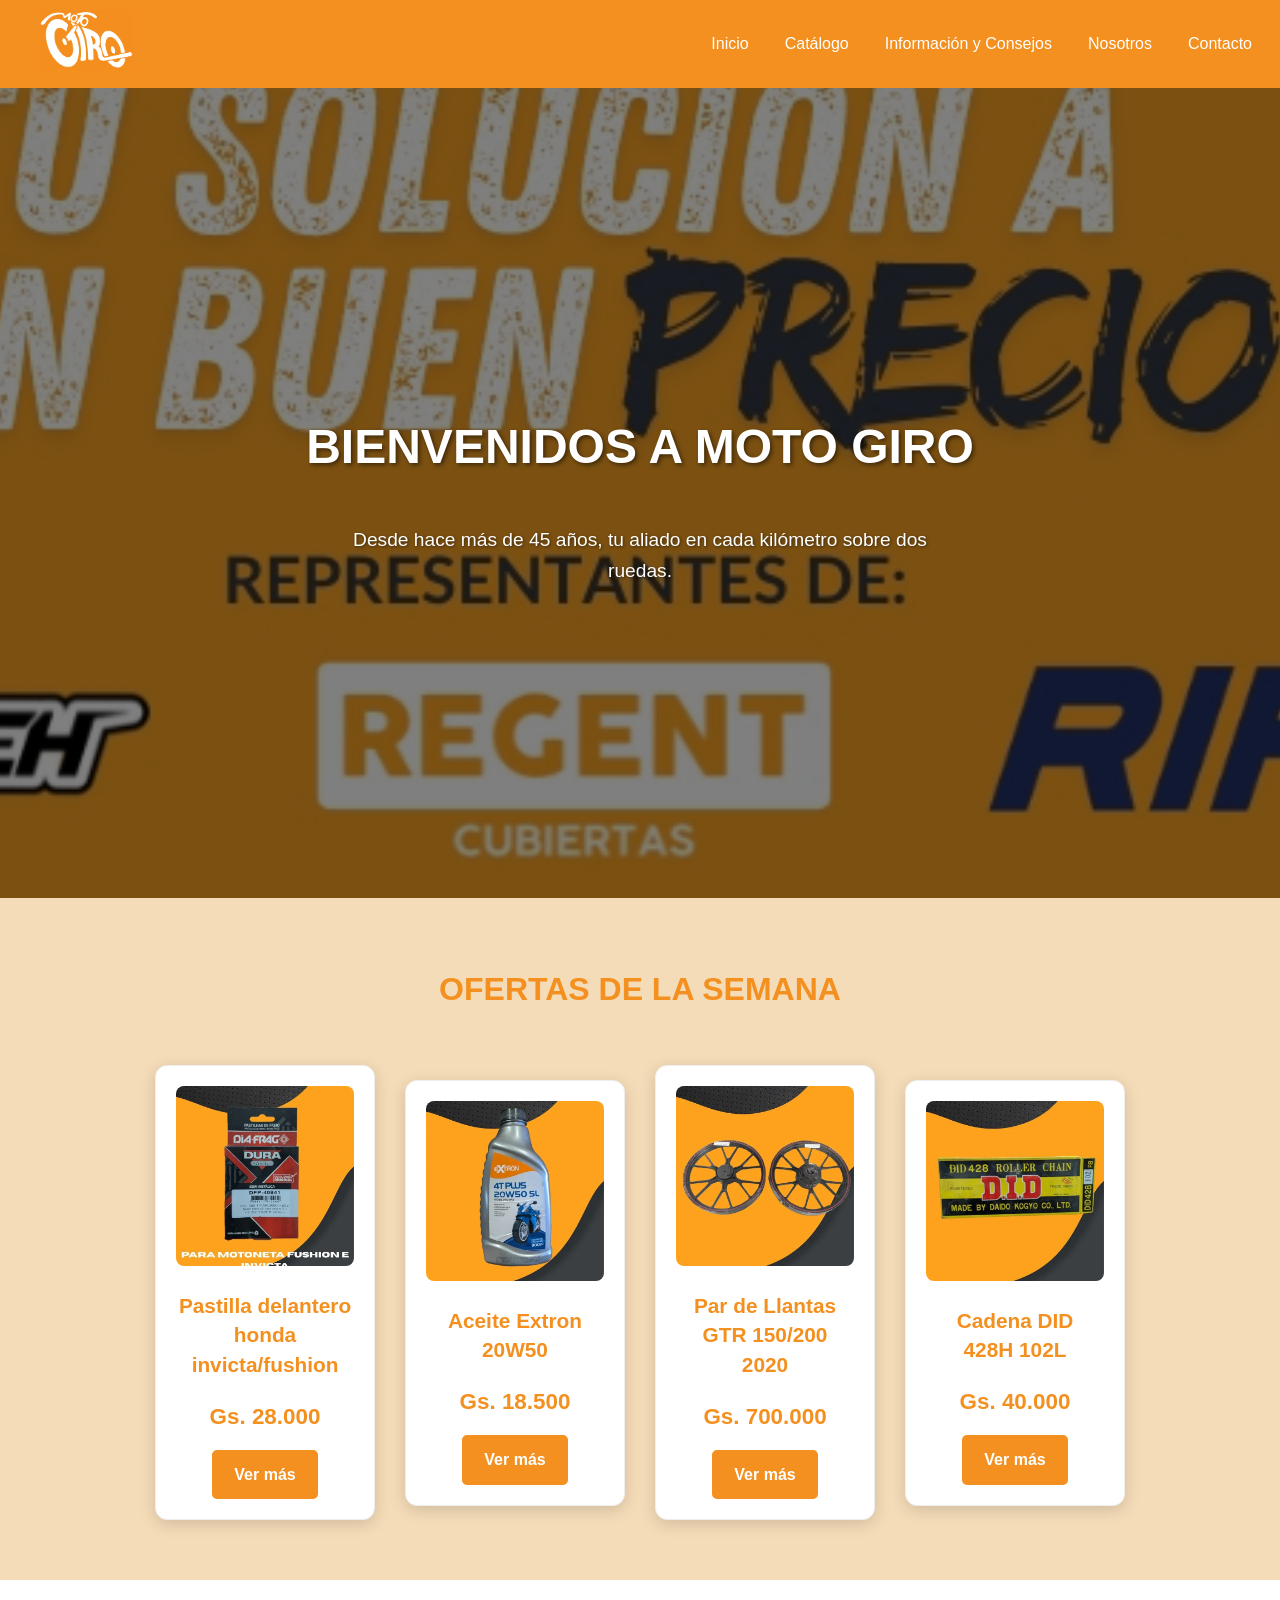
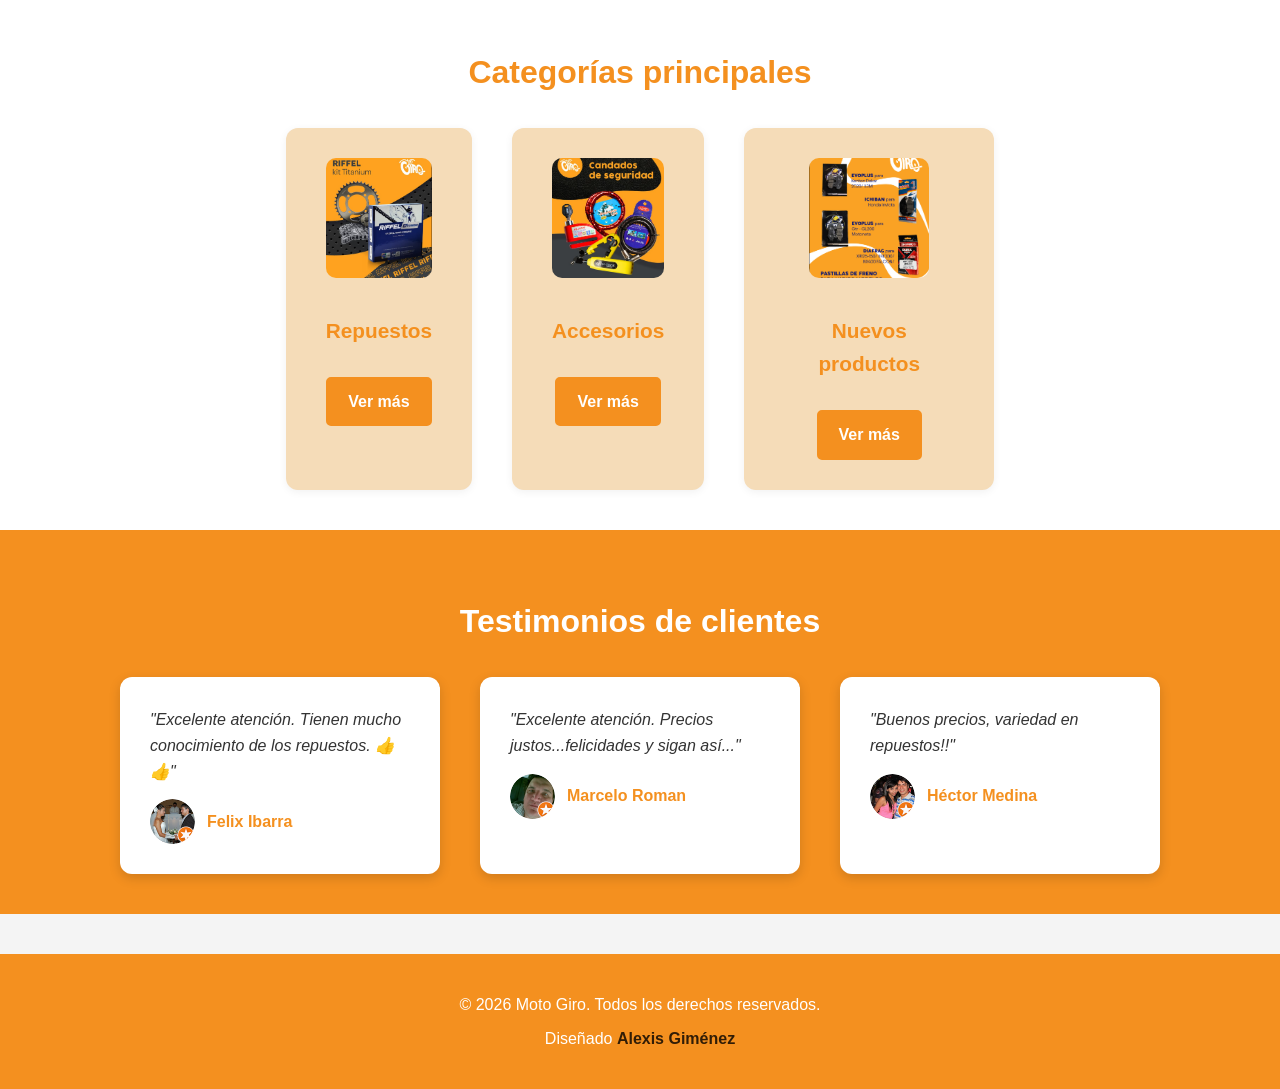
<file: index.html>
﻿<!DOCTYPE html>
<html lang="es">
<head>
    <meta charset="UTF-8">
    <meta name="viewport" content="width=device-width, initial-scale=1.0">
    <meta name="description" content="Moto Giro - Tu aliado en repuestos y accesorios para motos. Desde hace 45 años sirviendo a motociclistas.">
    <meta name="keywords" content="repuestos, accesorios, motos, cadenas, aceites, bujías, cascos">
    <link href="https://fonts.cdnfonts.com/css/microsoft-avant" rel="stylesheet">
    <link rel="stylesheet" href="https://cdnjs.cloudflare.com/ajax/libs/font-awesome/6.4.0/css/all.min.css">
    <title>Moto Giro | Repuestos y Accesorios para Motos</title>
    <link rel="icon" type="image/png" href="img/moto_giro.png">
    <link rel="stylesheet" href="styles.css">
</head>
<body>
    <header>
        <div style="flex: 0 0 auto;">
            <img src="img/moto_giro.png" alt="MotoGiro Logo - Repuestos para motos">
        </div>
        <button class="menu-toggle" aria-label="Abrir menú" aria-expanded="false">&#9776;</button>
        <nav>
            <ul>
                <li><a href="index.html">Inicio</a></li>
                <li class="submenu">
                    <a href="Catalogo.html">Catálogo</a>
                    <ul>
                        <li><a href="Catalogo-aceites.html"><i class="fas fa-oil-can"></i> Aceites</a></li>
                        <li><a href="Catalogo-cascos.html"><i class="fas fa-helmet-safety"></i> Cascos</a></li>
                        <li><a href="Catalogo-bujias.html"><i class="fas fa-bolt"></i> Bujías</a></li>
                        <li><a href="Catalogo-cadenas.html"><i class="fas fa-link"></i> Cadenas</a></li>
                        <li><a href="Catalogo-camaras.html"><i class="fas fa-circle"></i> Cámaras</a></li>
                        <li><a href="Catalogo-cubiertas_nuevo.html"><i class="fas fa-dot-circle"></i> Cubiertas</a></li>
                        <li><a href="Catalogo-zapatas_nuevo.html"><i class="fas fa-shoe-prints"></i> Zapatas</a></li>
                    </ul>
                </li>
                <li><a href="Información_nuevo.html">Información y Consejos</a></li>
                <li><a href="Quienes_somos_nuevo.html">Nosotros</a></li>
                <li><a href="contacto.html">Contacto</a></li>
            </ul>
        </nav>
    </header>

    <section class="container-info">
        <div class="info">
            <h1>BIENVENIDOS A MOTO GIRO</h1>
            <p>Desde hace más de 45 años, tu aliado en cada kilómetro sobre dos ruedas.</p>
        </div>
    </section>

    <section class="productos-section">
        <main>
            <h2>OFERTAS DE LA SEMANA</h2>
            <section class="productos-lista" id="productos">
                <article class="producto" data-nombre="Pastilla delantero" data-precio="28000">
                    <img src="img/pastillabra.webp" alt="Pastilla delantero honda invicta/fushion">
                    <h3 class="articulo">Pastilla delantero <br>honda invicta/fushion</h3>
                    <p class="precio">Gs. 28.000</p>
                    <a href="Catalogo.html" class="btn-comprar">Ver más</a>
                </article>
                <article class="producto" data-nombre="Aceite Extron" data-precio="18500">
                    <img src="img/aceite40.webp" alt="Aceite Extron 20W50">
                    <h3 class="articulo">Aceite Extron <br>20W50</h3>
                    <p class="precio">Gs. 18.500</p>
                    <a href="Catalogo-aceites.html" class="btn-comprar">Ver más</a>
                </article>
                <article class="producto" data-nombre="Par de Llantas GTR" data-precio="700000">
                    <img src="img/llantasgtr.webp" alt="Par de Llantas GTR 150/200 2020">
                    <h3 class="articulo">Par de Llantas <br>GTR 150/200 <br>2020</h3>
                    <p class="precio">Gs. 700.000</p>
                    <a href="Catalogo-cubiertas_nuevo.html" class="btn-comprar">Ver más</a>
                </article>
                <article class="producto" data-nombre="Cadena DID" data-precio="40000">
                    <img src="img/cadena did.webp" alt="Cadena DID 428H 102L">
                    <h3 class="articulo">Cadena DID <br>428H 102L</h3>
                    <p class="precio">Gs. 40.000</p>
                    <a href="Catalogo-cadenas.html" class="btn-comprar">Ver más</a>
                </article>
            </section>
        </main>
    </section>

    <section class="categorias-section">
        <h2>Categorías principales</h2>
        <div class="categorias-lista">
            <div class="categoria">
                <img src="img/repuestos.png" alt="Repuestos para motos">
                <h3>Repuestos</h3>
                <a href="Repuestos.html" class="btn-comprar">Ver más</a>
            </div>
            <div class="categoria">
                <img src="img/accesorios.png" alt="Accesorios para motos">
                <h3>Accesorios</h3>
                <a href="accesorios_nuevo.html" class="btn-comprar">Ver más</a>
            </div>
            <div class="categoria">
                <img src="img/nuevos.png" alt="Nuevos productos">
                <h3>Nuevos productos</h3>
                <a href="nuevos_nuevo.html" class="btn-comprar">Ver más</a>
            </div>
        </div>
    </section>

    <section class="testimonios-section">
        <h2>Testimonios de clientes</h2>
        <div class="testimonios-lista">
            <article class="testimonio">
                <p>"Excelente atención. Tienen mucho conocimiento de los repuestos. 👍👍"</p>
                <div class="cliente">
                    <img src="img/felix ibarra.png" alt="Felix Ibarra">
                    <span>Felix Ibarra</span>
                </div>
            </article>
            <article class="testimonio">
                <p>"Excelente atención. Precios justos...felicidades y sigan así..."</p>
                <div class="cliente">
                    <img src="img/marcelo roman.png" alt="Marcelo Roman">
                    <span>Marcelo Roman</span>
                </div>
            </article>
            <article class="testimonio">
                <p>"Buenos precios, variedad en repuestos!!"</p>
                <div class="cliente">
                    <img src="img/Héctor Medina.png" alt="Héctor Medina">
                    <span>Héctor Medina</span>
                </div>
            </article>
        </div>
    </section>

    <footer>
        <p>&copy; 2026 Moto Giro. Todos los derechos reservados.</p>
        <p>Diseñado <a class="Programmer" href="https://wa.me/595981382656?text=Hola%2C%20quiero%20saber%20más%20sobre%20el%20diseño%20de%20esta%20página%20web" 
                   target="_blank" rel="noopener noreferrer">Alexis Giménez</a></p>
    </footer>

    <!-- Tawk.to Chat Widget -->
    <!--Start of Tawk.to Script-->
<script type="text/javascript">
var Tawk_API=Tawk_API||{}, Tawk_LoadStart=new Date();
(function(){
var s1=document.createElement("script"),s0=document.getElementsByTagName("script")[0];
s1.async=true;
s1.src='https://embed.tawk.to/68719416448147190c19d751/1ivtqkunh';
s1.charset='UTF-8';
s1.setAttribute('crossorigin','*');
s0.parentNode.insertBefore(s1,s0);
})();
</script>
<!--End of Tawk.to Script-->

    <!-- Menu Toggle Script -->
    <script>
        document.addEventListener('DOMContentLoaded', function() {
            const toggle = document.querySelector('.menu-toggle');
            const menu = document.querySelector('header nav ul');
            
            toggle.addEventListener('click', function() {
                menu.classList.toggle('active');
                toggle.setAttribute('aria-expanded', menu.classList.contains('active'));
            });

            // Cerrar menú al hacer clic en un enlace
            const links = menu.querySelectorAll('a');
            links.forEach(link => {
                link.addEventListener('click', function() {
                    menu.classList.remove('active');
                    toggle.setAttribute('aria-expanded', 'false');
                });
            });
        });
    </script>
</body>
</html>
</file>
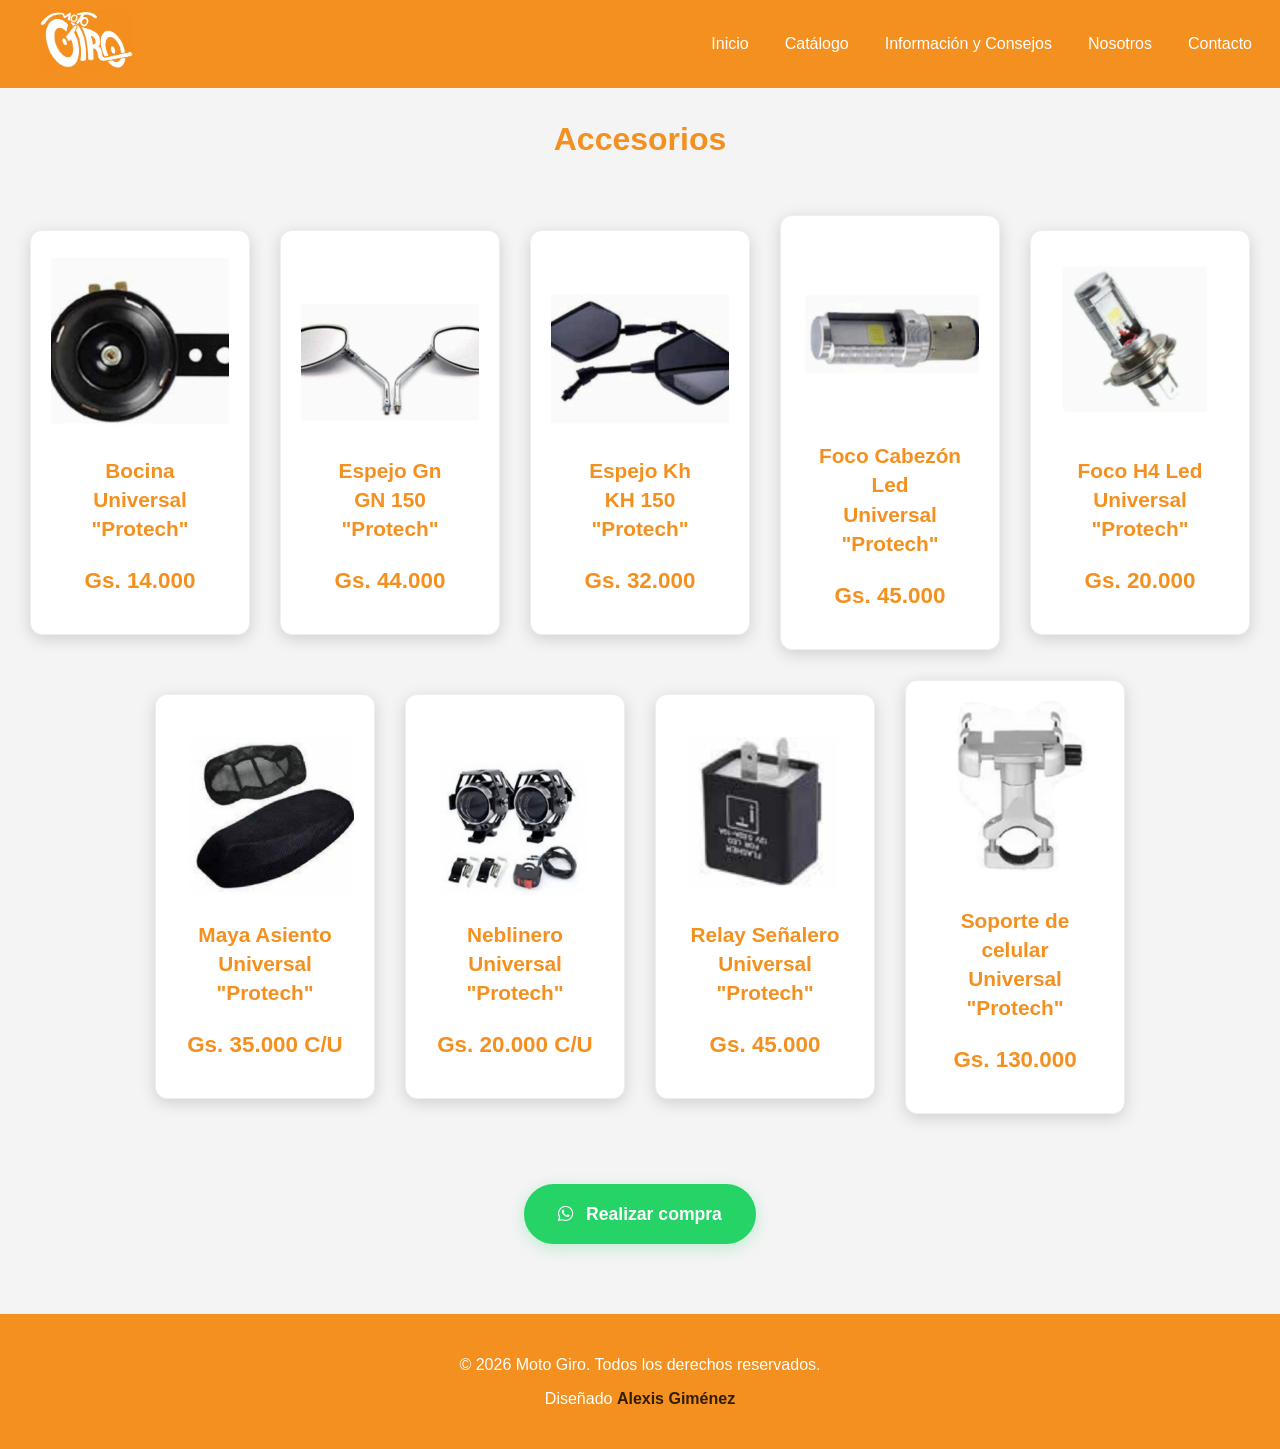
<file: accesorios_nuevo.html>
﻿<!DOCTYPE html>
<html lang="es">
<head>
    <meta charset="UTF-8">
    <meta name="viewport" content="width=device-width, initial-scale=1.0">
    <meta name="description" content="Accesorios para motocicletas - Moto Giro. Encuentra los mejores accesorios y equipamiento para tu moto.">
    <meta name="keywords" content="accesorios, motos, equipamiento, ropa, protección">
    <link href="https://fonts.cdnfonts.com/css/microsoft-avant" rel="stylesheet">
    <link rel="stylesheet" href="https://cdnjs.cloudflare.com/ajax/libs/font-awesome/6.4.0/css/all.min.css">
    <title>Accesorios | Moto Giro</title>
    <link rel="icon" type="image/png" href="img/moto_giro.png">
    <link rel="stylesheet" href="styles.css">
</head>
<body>
    <header>
        <div style="flex: 0 0 auto;">
            <img src="img/moto_giro.png" alt="MotoGiro Logo - Accesorios">
        </div>
        <button class="menu-toggle" aria-label="Abrir menú" aria-expanded="false">&#9776;</button>
        <nav>
            <ul>
                <li><a href="index.html">Inicio</a></li>
                <li class="submenu">
                    <a href="Catalogo.html">Catálogo</a>
                    <ul>
                        <li><a href="Catalogo-aceites.html"><i class="fas fa-oil-can"></i> Aceites</a></li>
                        <li><a href="Catalogo-cascos.html"><i class="fas fa-helmet-safety"></i> Cascos</a></li>
                        <li><a href="Catalogo-bujias.html"><i class="fas fa-bolt"></i> Bujías</a></li>
                        <li><a href="Catalogo-cadenas.html"><i class="fas fa-link"></i> Cadenas</a></li>
                        <li><a href="Catalogo-camaras.html"><i class="fas fa-circle"></i> Cámaras</a></li>
                        <li><a href="Catalogo-cubiertas_nuevo.html"><i class="fas fa-dot-circle"></i> Cubiertas</a></li>
                        <li><a href="Catalogo-zapatas_nuevo.html"><i class="fas fa-shoe-prints"></i> Zapatas</a></li>
                    </ul>
                </li>
                <li><a href="Información_nuevo.html">Información y Consejos</a></li>
                <li><a href="Quienes_somos_nuevo.html">Nosotros</a></li>
                <li><a href="contacto.html">Contacto</a></li>
            </ul>
        </nav>
    </header>
    <main>
        <h2 class="titulo">Accesorios</h2>
        <section id="productos">
           <article class="Producto">
                <img src="img accesorios/bocina.jpg" alt="bocina">
                    <h3 class="articulo">Bocina<br>Universal<br>"Protech"</h3>
                    <p class="precio">Gs. 14.000</p>
            </article>
            <article class="Producto">
                 <img src="img accesorios/espejo gn.jpg" alt="espejo gn">
                    <h3 class="articulo">Espejo Gn<br>GN 150<br>"Protech"</h3>
                    <p class="precio">Gs. 44.000</p>
            </article>
            <article class="Producto">
                 <img src="img accesorios/espejo kh.jpg" alt="espejo kh">
                    <h3 class="articulo">Espejo Kh<br>KH 150<br>"Protech"</h3>
                    <p class="precio">Gs. 32.000</p>
            </article>
            <article class="Producto">
                 <img src="img accesorios/foco cabezon led.jpg" alt="foco cabezon led">
                    <h3 class="articulo">Foco Cabezón Led<br>Universal<br>"Protech"</h3>
                    <p class="precio">Gs. 45.000</p>
            </article>
            <article class="Producto">
               <img src="img accesorios/foco h4 led.jpg" alt="foco h4 led">
                    <h3 class="articulo">Foco H4 Led<br>Universal<br>"Protech"</h3>
                    <p class="precio">Gs. 20.000</p>  
            </article>
            <article class="Producto">
                <img src="img accesorios/maya.jpg" alt="maya">
                    <h3 class="articulo">Maya Asiento<br>Universal<br>"Protech"</h3>
                    <p class="precio">Gs. 35.000 C/U</p>
            </article>
            <article class="Producto">
                    <img src="img accesorios/neblinero.jpg" alt="neblinero">
                    <h3 class="articulo">Neblinero<br>Universal<br>"Protech"</h3>
                    <p class="precio">Gs. 20.000 C/U</p>
                </article>
                <article class="Producto">
                    <img src="img accesorios/relay.jpg" alt="relay">
                    <h3 class="articulo">Relay Señalero<br>Universal<br>"Protech"</h3>
                    <p class="precio">Gs. 45.000</p>
                </article>
                <article class="Producto">
                    <img src="img accesorios/soporte de celular.jpg" alt="soporte de celular">
                    <h3 class="articulo">Soporte de celular<br>Universal<br>"Protech"</h3>
                    <p class="precio">Gs. 130.000</p>
                </article>
        </section>
    </main>

    <div class="contenedor-boton-whatsapp">
        <a href="https://wa.me/595985240730?text=Hola%2C%20quiero%20realizar%20una%20compra%20de%20accesorios%20Moto%20Giro"
           target="_blank"
           rel="noopener noreferrer"
           class="boton-whatsapp">
            <i class="fab fa-whatsapp"></i> Realizar compra
        </a>
    </div>

    <footer>
        <p>&copy; 2026 Moto Giro. Todos los derechos reservados.</p>
        <p>Diseñado <a class="Programmer" href="https://wa.me/595981382656?text=Hola%2C%20quiero%20saber%20más%20sobre%20el%20diseño%20de%20esta%20página%20web" 
                   target="_blank" rel="noopener noreferrer">Alexis Giménez</a></p>
    </footer> 

    <script>
        document.addEventListener('DOMContentLoaded', function() {
            const toggle = document.querySelector('.menu-toggle');
            const menu = document.querySelector('header nav ul');
            const links = menu.querySelectorAll('a');
            
            toggle.addEventListener('click', function() {
                const isExpanded = toggle.getAttribute('aria-expanded') === 'true';
                toggle.setAttribute('aria-expanded', !isExpanded);
                menu.classList.toggle('active');
            });
            
            links.forEach(link => {
                link.addEventListener('click', function() {
                    toggle.setAttribute('aria-expanded', 'false');
                    menu.classList.remove('active');
                });
            });
        });
    </script>

    <!-- Tawk.to Chat Widget -->
    <!--Start of Tawk.to Script-->
<script type="text/javascript">
var Tawk_API=Tawk_API||{}, Tawk_LoadStart=new Date();
(function(){
var s1=document.createElement("script"),s0=document.getElementsByTagName("script")[0];
s1.async=true;
s1.src='https://embed.tawk.to/68719416448147190c19d751/1ivtqkunh';
s1.charset='UTF-8';
s1.setAttribute('crossorigin','*');
s0.parentNode.insertBefore(s1,s0);
})();
</script>
<!--End of Tawk.to Script-->
</body>
</html>
</file>
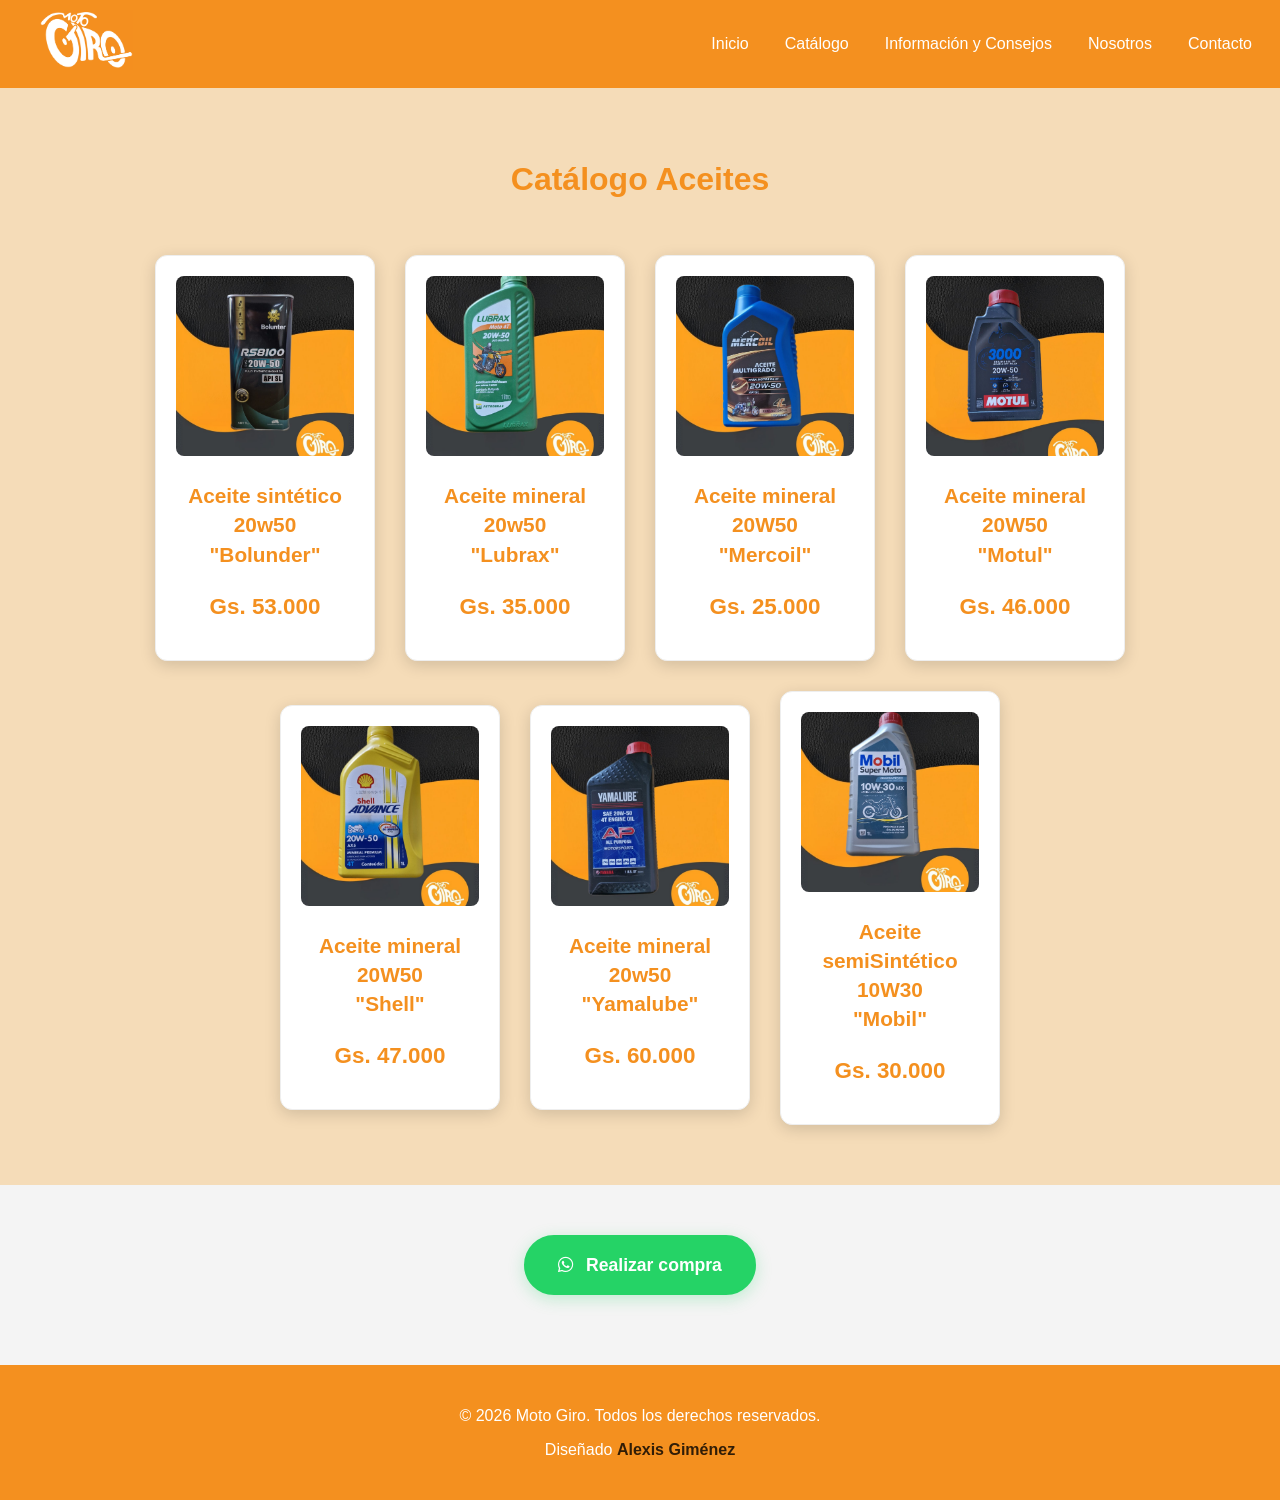
<file: Catalogo-aceites.html>
﻿<!DOCTYPE html>
<html lang="es">
<head>
    <meta charset="UTF-8">
    <meta name="viewport" content="width=device-width, initial-scale=1.0">
    <meta name="description" content="Catálogo de Aceites - Moto Giro. Variedad de aceites sintéticos y minerales para motos.">
    <meta name="keywords" content="aceites, motos, sintéticos, minerales, lubricantes, moto giro">
    <link href="https://fonts.cdnfonts.com/css/microsoft-avant" rel="stylesheet">
    <link rel="stylesheet" href="https://cdnjs.cloudflare.com/ajax/libs/font-awesome/6.4.0/css/all.min.css">
    <title>Catálogo Aceites | Moto Giro</title>
    <link rel="icon" type="image/png" href="img/moto_giro.png">
    <link rel="stylesheet" href="styles.css">
</head>
<body>
    <header>
        <div style="flex: 0 0 auto;">
            <img src="img/moto_giro.png" alt="MotoGiro Logo - Repuestos para motos">
        </div>
        <button class="menu-toggle" aria-label="Abrir menú" aria-expanded="false">&#9776;</button>
        <nav>
            <ul>
                <li><a href="index.html">Inicio</a></li>
                <li class="submenu">
                    <a href="Catalogo.html">Catálogo</a>
                    <ul>
                        <li><a href="Catalogo-aceites.html"><i class="fas fa-oil-can"></i> Aceites</a></li>
                        <li><a href="Catalogo-cascos.html"><i class="fas fa-helmet-safety"></i> Cascos</a></li>
                        <li><a href="Catalogo-bujias.html"><i class="fas fa-bolt"></i> Bujías</a></li>
                        <li><a href="Catalogo-cadenas.html"><i class="fas fa-link"></i> Cadenas</a></li>
                        <li><a href="Catalogo-camaras.html"><i class="fas fa-circle"></i> Cámaras</a></li>
                        <li><a href="Catalogo-cubiertas_nuevo.html"><i class="fas fa-dot-circle"></i> Cubiertas</a></li>
                        <li><a href="Catalogo-zapatas_nuevo.html"><i class="fas fa-shoe-prints"></i> Zapatas</a></li>
                    </ul>
                </li>
                <li><a href="Información_nuevo.html">Información y Consejos</a></li>
                <li><a href="Quienes_somos_nuevo.html">Nosotros</a></li>
                <li><a href="contacto.html">Contacto</a></li>
            </ul>
        </nav>
    </header>

    <section class="productos-section">
        <h2 class="titulo">Catálogo Aceites</h2>
        <main>
            <section class="productos-lista" id="productos">
                <article class="Producto">
                    <img src="img aceites/aceite bolunder.jpg" alt="Aceite sintético 20w50 Bolunder">
                    <h3 class="articulo">Aceite sintético<br>20w50<br>"Bolunder"</h3>
                    <p class="precio">Gs. 53.000</p>
                </article>
                <article class="Producto">
                    <img src="img aceites/aceite lubrax.jpg" alt="Aceite mineral 20w50 Lubrax">
                    <h3 class="articulo">Aceite mineral<br>20w50<br>"Lubrax"</h3>
                    <p class="precio">Gs. 35.000</p>
                </article>
                <article class="Producto">
                    <img src="img aceites/aceite mercoil.jpg" alt="Aceite mineral 20W50 Mercoil">
                    <h3 class="articulo">Aceite mineral<br>20W50<br>"Mercoil"</h3>
                    <p class="precio">Gs. 25.000</p>
                </article>
                <article class="Producto">
                    <img src="img aceites/aceite motul.jpg" alt="Aceite mineral 20W50 Motul">
                    <h3 class="articulo">Aceite mineral<br>20W50<br>"Motul"</h3>
                    <p class="precio">Gs. 46.000</p>
                </article>
                <article class="Producto">
                    <img src="img aceites/aceite shell.jpg" alt="Aceite mineral 20W50 Shell">
                    <h3 class="articulo">Aceite mineral<br>20W50<br>"Shell"</h3>
                    <p class="precio">Gs. 47.000</p>
                </article>
                <article class="Producto">
                    <img src="img aceites/aceite yamalube.jpg" alt="Aceite mineral 20w50 Yamalube">
                    <h3 class="articulo">Aceite mineral<br>20w50<br>"Yamalube"</h3>
                    <p class="precio">Gs. 60.000</p>
                </article>
                <article class="Producto">
                    <img src="img aceites/aceite mobil semi.jpg" alt="Aceite semisintético 10W30 Mobil">
                    <h3 class="articulo">Aceite semiSintético<br>10W30<br>"Mobil"</h3>
                    <p class="precio">Gs. 30.000</p>
                </article>
            </section>
        </main>
    </section>

    <div class="contenedor-boton-whatsapp">
        <a href="https://wa.me/595985240730?text=Hola%2C%20quiero%20realizar%20una%20compra%20de%20aceites%20Moto%20Giro"
           target="_blank"
           rel="noopener noreferrer"
           class="boton-whatsapp">
            <i class="fab fa-whatsapp"></i> Realizar compra
        </a>
    </div>

    <footer>
        <p>&copy; 2026 Moto Giro. Todos los derechos reservados.</p>
        <p>Diseñado <a class="Programmer" href="https://wa.me/595981382656?text=Hola%2C%20quiero%20saber%20más%20sobre%20el%20diseño%20de%20esta%20página%20web" 
                   target="_blank" rel="noopener noreferrer">Alexis Giménez</a></p>
    </footer> 

    <!-- Tawk.to Chat Widget -->
    <!--Start of Tawk.to Script-->
<script type="text/javascript">
var Tawk_API=Tawk_API||{}, Tawk_LoadStart=new Date();
(function(){
var s1=document.createElement("script"),s0=document.getElementsByTagName("script")[0];
s1.async=true;
s1.src='https://embed.tawk.to/68719416448147190c19d751/1ivtqkunh';
s1.charset='UTF-8';
s1.setAttribute('crossorigin','*');
s0.parentNode.insertBefore(s1,s0);
})();
</script>
<!--End of Tawk.to Script-->

    <!-- Menu Toggle Script -->
    <script>
        document.addEventListener('DOMContentLoaded', function() {
            const toggle = document.querySelector('.menu-toggle');
            const menu = document.querySelector('header nav ul');
            
            toggle.addEventListener('click', function() {
                menu.classList.toggle('active');
                toggle.setAttribute('aria-expanded', menu.classList.contains('active'));
            });

            const links = menu.querySelectorAll('a');
            links.forEach(link => {
                link.addEventListener('click', function() {
                    menu.classList.remove('active');
                    toggle.setAttribute('aria-expanded', 'false');
                });
            });
        });
    </script>
</body>
</html>
</file>
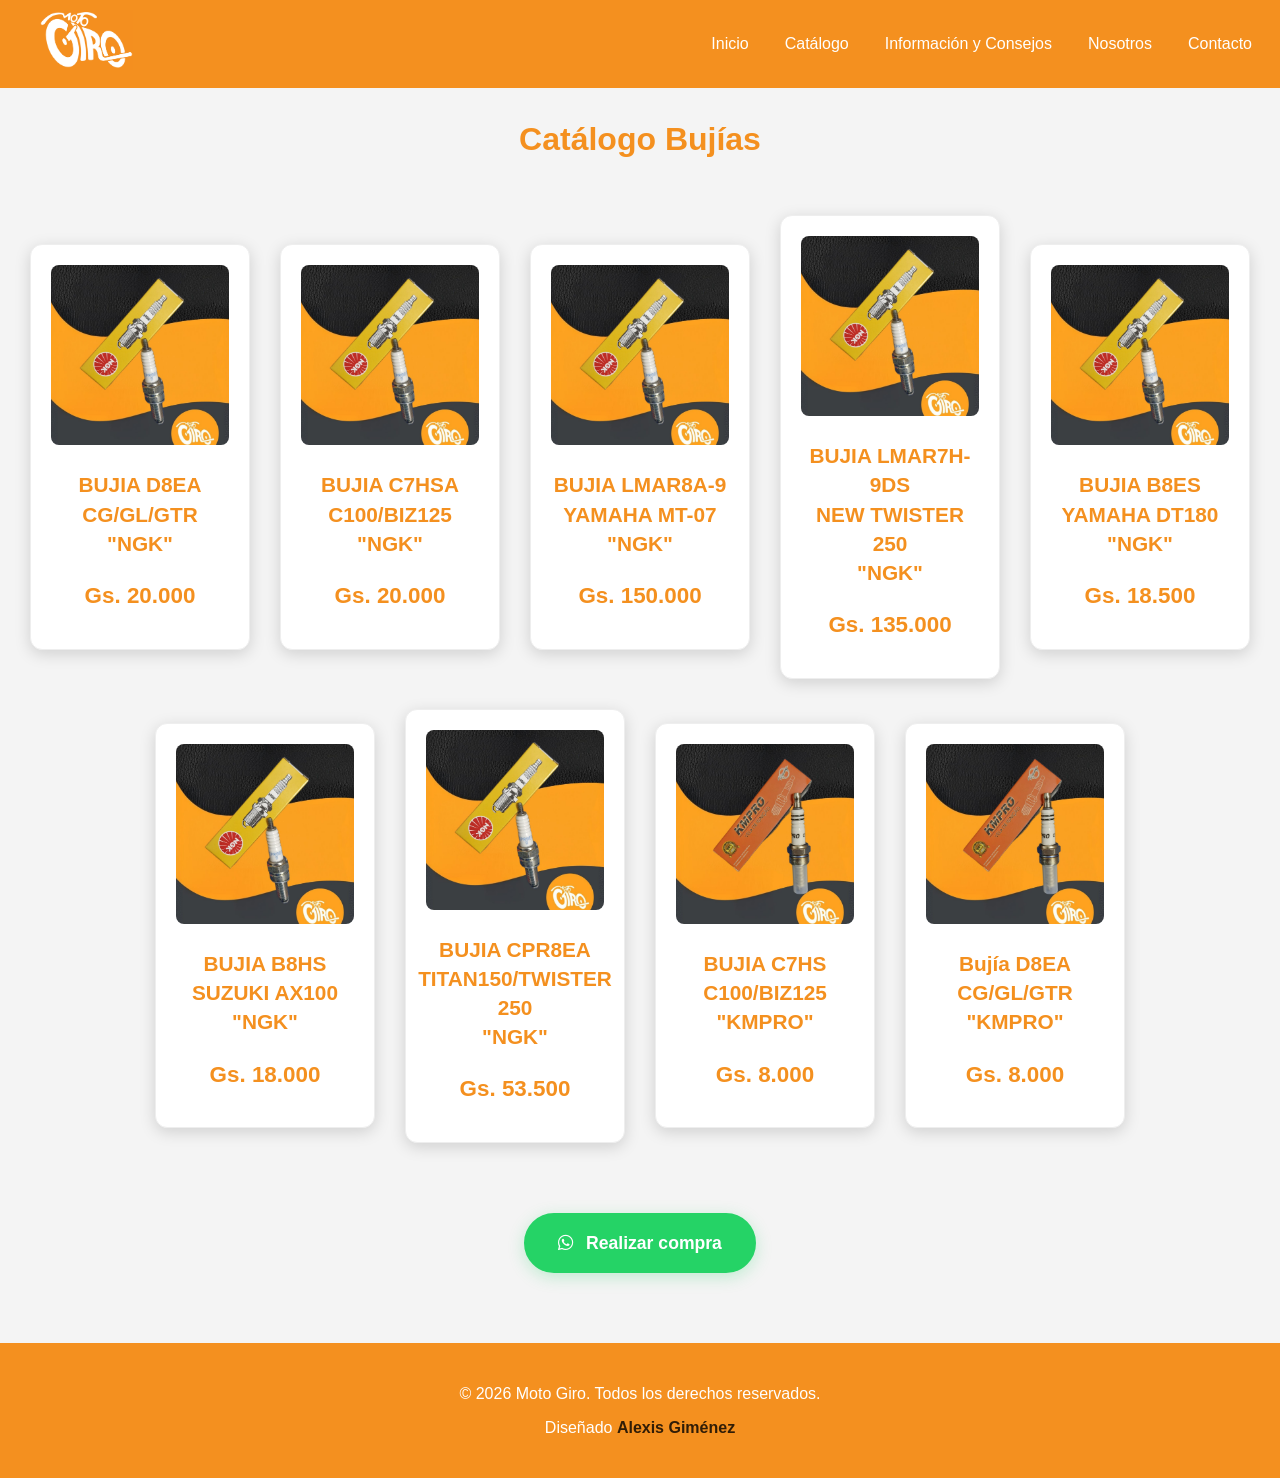
<file: Catalogo-bujias.html>
﻿<!DOCTYPE html>
<html lang="es">
<head>
    <meta charset="UTF-8">
    <meta name="viewport" content="width=device-width, initial-scale=1.0">
    <meta name="description" content="Catálogo de Bujías | Moto Giro - Repuestos y accesorios para motos de calidad">
    <meta name="keywords" content="bujías, repuestos, motos, NGK, accesorios">
    <link href="https://fonts.cdnfonts.com/css/microsoft-avant" rel="stylesheet">
    <link rel="stylesheet" href="https://cdnjs.cloudflare.com/ajax/libs/font-awesome/6.4.0/css/all.min.css">
    <title>Bujías | Moto Giro</title>
    <link rel="icon" type="image/png" href="img/moto_giro.png">
    <link rel="stylesheet" href="styles.css">
</head>
<body>
    <header>
        <div style="flex: 0 0 auto;">
            <img src="img/moto_giro.png" alt="MotoGiro Logo - Bujías">
        </div>
        <button class="menu-toggle" aria-label="Abrir menú" aria-expanded="false">&#9776;</button>
        <nav>
            <ul>
                <li><a href="index.html">Inicio</a></li>
                <li class="submenu">
                    <a href="Catalogo.html">Catálogo</a>
                    <ul>
                        <li><a href="Catalogo-aceites.html"><i class="fas fa-oil-can"></i> Aceites</a></li>
                        <li><a href="Catalogo-cascos.html"><i class="fas fa-helmet-safety"></i> Cascos</a></li>
                        <li><a href="Catalogo-bujias.html"><i class="fas fa-bolt"></i> Bujías</a></li>
                        <li><a href="Catalogo-cadenas.html"><i class="fas fa-link"></i> Cadenas</a></li>
                        <li><a href="Catalogo-camaras.html"><i class="fas fa-circle"></i> Cámaras</a></li>
                        <li><a href="Catalogo-cubiertas_nuevo.html"><i class="fas fa-dot-circle"></i> Cubiertas</a></li>
                        <li><a href="Catalogo-zapatas_nuevo.html"><i class="fas fa-shoe-prints"></i> Zapatas</a></li>
                    </ul>
                </li>
                <li><a href="Información_nuevo.html">Información y Consejos</a></li>
                <li><a href="Quienes_somos_nuevo.html">Nosotros</a></li>
                <li><a href="contacto.html">Contacto</a></li>
            </ul>
        </nav>
    </header>
    <main>
        <h2 class="titulo">Catálogo Bujías</h2>
        <section id="productos">
            <article class="Producto">
                <img src="img bujias/bujia ngk.jpg" alt="Bujía NGK D8EA">
                <h3 class="articulo">BUJIA D8EA<br>CG/GL/GTR<br>"NGK"</h3>
                <p class="precio">Gs. 20.000</p>
            </article>
            <article class="Producto">
                <img src="img bujias/bujia ngk.jpg" alt="Bujía NGK C7HSA">
                <h3 class="articulo">BUJIA C7HSA<br>C100/BIZ125<br>"NGK"</h3>
                <p class="precio">Gs. 20.000</p>
            </article>
            <article class="Producto">
                <img src="img bujias/bujia ngk.jpg" alt="Bujía NGK LMAR8A-9">
                <h3 class="articulo">BUJIA LMAR8A-9<br>YAMAHA MT-07<br>"NGK"</h3>
                <p class="precio">Gs. 150.000</p>
            </article>
            <article class="Producto">
                <img src="img bujias/bujia ngk.jpg" alt="Bujía NGK LMAR7H-9DS">
                <h3 class="articulo">BUJIA LMAR7H-9DS<br>NEW TWISTER 250<br>"NGK"</h3>
                <p class="precio">Gs. 135.000</p>
            </article>
            <article class="Producto">
                <img src="img bujias/bujia ngk.jpg" alt="Bujía NGK B8ES">
                <h3 class="articulo">BUJIA B8ES<br>YAMAHA DT180<br>"NGK"</h3>
                <p class="precio">Gs. 18.500</p>
            </article>
            <article class="Producto">
                <img src="img bujias/bujia ngk.jpg" alt="Bujía NGK B8HS">
                <h3 class="articulo">BUJIA B8HS<br>SUZUKI AX100<br>"NGK"</h3>
                <p class="precio">Gs. 18.000</p>
            </article>
            <article class="Producto">
                <img src="img bujias/bujia ngk.jpg" alt="Bujía NGK CPR8EA">
                <h3 class="articulo">BUJIA CPR8EA<br>TITAN150/TWISTER 250<br>"NGK"</h3>
                <p class="precio">Gs. 53.500</p>
            </article>
            <article class="Producto">
                <img src="img bujias/bujia kmpro.jpg" alt="Bujía KMPRO C7HS">
                <h3 class="articulo">BUJIA C7HS<br>C100/BIZ125<br>"KMPRO"</h3>
                <p class="precio">Gs. 8.000</p>
            </article>
            <article class="Producto">
                <img src="img bujias/bujia kmpro.jpg" alt="Bujía KMPRO D8EA">
                <h3 class="articulo">Bujía D8EA<br>CG/GL/GTR<br>"KMPRO"</h3>
                <p class="precio">Gs. 8.000</p>
            </article>
        </section>
    </main>

    <div class="contenedor-boton-whatsapp">
        <a href="https://wa.me/595985240730?text=Hola%2C%20quiero%20realizar%20una%20compra%20de%20buj%C3%ADas%20Moto%20Giro"
           target="_blank"
           rel="noopener noreferrer"
           class="boton-whatsapp">
            <i class="fab fa-whatsapp"></i> Realizar compra
        </a>
    </div>

    <footer>
        <p>&copy; 2026 Moto Giro. Todos los derechos reservados.</p>
        <p>Diseñado <a class="Programmer" href="https://wa.me/595981382656?text=Hola%2C%20quiero%20saber%20más%20sobre%20el%20diseño%20de%20esta%20página%20web" 
                   target="_blank" rel="noopener noreferrer">Alexis Giménez</a></p>
    </footer>

    <!-- Tawk.to Chat Widget -->
    <!--Start of Tawk.to Script-->
<script type="text/javascript">
var Tawk_API=Tawk_API||{}, Tawk_LoadStart=new Date();
(function(){
var s1=document.createElement("script"),s0=document.getElementsByTagName("script")[0];
s1.async=true;
s1.src='https://embed.tawk.to/68719416448147190c19d751/1ivtqkunh';
s1.charset='UTF-8';
s1.setAttribute('crossorigin','*');
s0.parentNode.insertBefore(s1,s0);
})();
</script>
<!--End of Tawk.to Script-->

    <!-- Menu Toggle Script -->
    <script>
        document.addEventListener('DOMContentLoaded', function() {
            const toggle = document.querySelector('.menu-toggle');
            const menu = document.querySelector('header nav ul');
            
            toggle.addEventListener('click', function() {
                menu.classList.toggle('active');
                toggle.setAttribute('aria-expanded', menu.classList.contains('active'));
            });

            const links = menu.querySelectorAll('a');
            links.forEach(link => {
                link.addEventListener('click', function() {
                    menu.classList.remove('active');
                    toggle.setAttribute('aria-expanded', 'false');
                });
            });
        });
    </script>
</body>
</html>
</file>
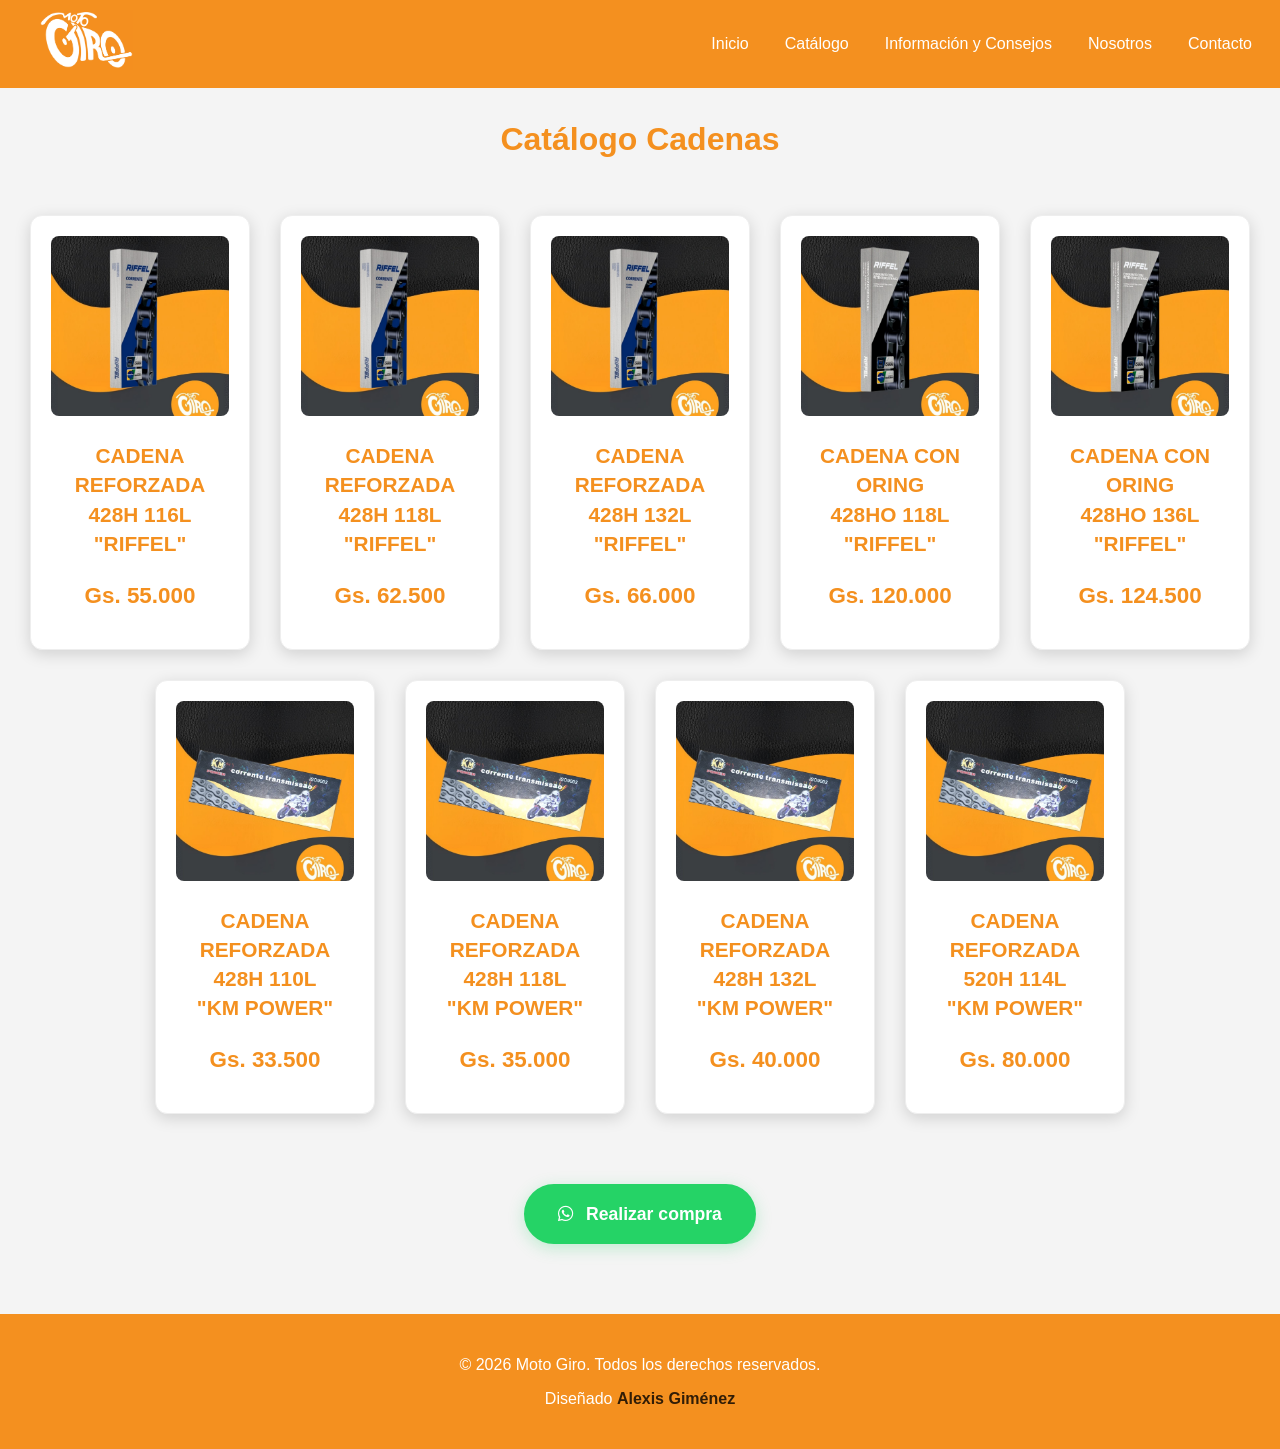
<file: Catalogo-cadenas.html>
﻿<!DOCTYPE html>
<html lang="es">
<head>
    <meta charset="UTF-8">
    <meta name="viewport" content="width=device-width, initial-scale=1.0">
    <meta name="description" content="Catálogo de Cadenas | Moto Giro - Repuestos y accesorios para motos de calidad">
    <meta name="keywords" content="cadenas, repuestos, motos, accesorios, RIFFEL, KM POWER">
    <link href="https://fonts.cdnfonts.com/css/microsoft-avant" rel="stylesheet">
    <link rel="stylesheet" href="https://cdnjs.cloudflare.com/ajax/libs/font-awesome/6.4.0/css/all.min.css">
    <title>Cadenas | Moto Giro</title>
    <link rel="icon" type="image/png" href="img/moto_giro.png">
    <link rel="stylesheet" href="styles.css">
</head>
<body>
    <header>
        <div style="flex: 0 0 auto;">
            <img src="img/moto_giro.png" alt="MotoGiro Logo - Cadenas">
        </div>
        <button class="menu-toggle" aria-label="Abrir menú" aria-expanded="false">&#9776;</button>
        <nav>
            <ul>
                <li><a href="index.html">Inicio</a></li>
                <li class="submenu">
                    <a href="Catalogo.html">Catálogo</a>
                    <ul>
                        <li><a href="Catalogo-aceites.html"><i class="fas fa-oil-can"></i> Aceites</a></li>
                        <li><a href="Catalogo-cascos.html"><i class="fas fa-helmet-safety"></i> Cascos</a></li>
                        <li><a href="Catalogo-bujias.html"><i class="fas fa-bolt"></i> Bujías</a></li>
                        <li><a href="Catalogo-cadenas.html"><i class="fas fa-link"></i> Cadenas</a></li>
                        <li><a href="Catalogo-camaras.html"><i class="fas fa-circle"></i> Cámaras</a></li>
                        <li><a href="Catalogo-cubiertas_nuevo.html"><i class="fas fa-dot-circle"></i> Cubiertas</a></li>
                        <li><a href="Catalogo-zapatas_nuevo.html"><i class="fas fa-shoe-prints"></i> Zapatas</a></li>
                    </ul>
                </li>
                <li><a href="Información_nuevo.html">Información y Consejos</a></li>
                <li><a href="Quienes_somos_nuevo.html">Nosotros</a></li>
                <li><a href="contacto.html">Contacto</a></li>
            </ul>
        </nav>
    </header>
    <main>
        <h2 class="titulo">Catálogo Cadenas</h2>
        <section id="productos">
            <article class="Producto">
                <img src="img cadenas/cadena riffel.jpg" alt="Cadena Reforzada RIFFEL">
                <h3 class="articulo">CADENA REFORZADA<br>428H 116L<br>"RIFFEL"</h3>
                <p class="precio">Gs. 55.000</p>
            </article>
            <article class="Producto">
                <img src="img cadenas/cadena riffel.jpg" alt="Cadena Reforzada RIFFEL">
                <h3 class="articulo">CADENA REFORZADA<br>428H 118L<br>"RIFFEL"</h3>
                <p class="precio">Gs. 62.500</p>
            </article>
            <article class="Producto">
                <img src="img cadenas/cadena riffel.jpg" alt="Cadena Reforzada RIFFEL">
                <h3 class="articulo">CADENA REFORZADA<br>428H 132L<br>"RIFFEL"</h3>
                <p class="precio">Gs. 66.000</p>
            </article>
            <article class="Producto">
                <img src="img cadenas/cadena con oring.jpg" alt="Cadena con O-ring RIFFEL">
                <h3 class="articulo">CADENA CON ORING<br>428HO 118L<br>"RIFFEL"</h3>
                <p class="precio">Gs. 120.000</p>
            </article>
            <article class="Producto">
                <img src="img cadenas/cadena con oring.jpg" alt="Cadena con O-ring RIFFEL">
                <h3 class="articulo">CADENA CON ORING<br>428HO 136L<br>"RIFFEL"</h3>
                <p class="precio">Gs. 124.500</p>
            </article>
            <article class="Producto">
                <img src="img cadenas/cadena km power.jpg" alt="Cadena KM POWER">
                <h3 class="articulo">CADENA REFORZADA<br>428H 110L<br>"KM POWER"</h3>
                <p class="precio">Gs. 33.500</p>
            </article>
            <article class="Producto">
                <img src="img cadenas/cadena km power.jpg" alt="Cadena KM POWER">
                <h3 class="articulo">CADENA REFORZADA<br>428H 118L<br>"KM POWER"</h3>
                <p class="precio">Gs. 35.000</p>
            </article>
            <article class="Producto">
                <img src="img cadenas/cadena km power.jpg" alt="Cadena KM POWER">
                <h3 class="articulo">CADENA REFORZADA<br>428H 132L<br>"KM POWER"</h3>
                <p class="precio">Gs. 40.000</p>
            </article>
            <article class="Producto">
                <img src="img cadenas/cadena km power.jpg" alt="Cadena KM POWER">
                <h3 class="articulo">CADENA REFORZADA<br>520H 114L<br>"KM POWER"</h3>
                <p class="precio">Gs. 80.000</p>
            </article>
    </main>

    <div class="contenedor-boton-whatsapp">
        <a href="https://wa.me/595985240730?text=Hola%2C%20quiero%20realizar%20una%20compra%20de%20cadenas%20Moto%20Giro"
           target="_blank"
           rel="noopener noreferrer"
           class="boton-whatsapp">
            <i class="fab fa-whatsapp"></i> Realizar compra
        </a>
    </div>

    <footer>
        <p>&copy; 2026 Moto Giro. Todos los derechos reservados.</p>
        <p>Diseñado <a class="Programmer" href="https://wa.me/595981382656?text=Hola%2C%20quiero%20saber%20más%20sobre%20el%20diseño%20de%20esta%20página%20web" 
                   target="_blank" rel="noopener noreferrer">Alexis Giménez</a></p>
    </footer> 
    <!-- Tawk.to Chat Widget -->
    <!--Start of Tawk.to Script-->
<script type="text/javascript">
var Tawk_API=Tawk_API||{}, Tawk_LoadStart=new Date();
(function(){
var s1=document.createElement("script"),s0=document.getElementsByTagName("script")[0];
s1.async=true;
s1.src='https://embed.tawk.to/68719416448147190c19d751/1ivtqkunh';
s1.charset='UTF-8';
s1.setAttribute('crossorigin','*');
s0.parentNode.insertBefore(s1,s0);
})();
</script>
<!--End of Tawk.to Script-->

    <!-- Menu Toggle Script -->
    <script>
        document.addEventListener('DOMContentLoaded', function() {
            const toggle = document.querySelector('.menu-toggle');
            const menu = document.querySelector('header nav ul');
            
            toggle.addEventListener('click', function() {
                menu.classList.toggle('active');
                toggle.setAttribute('aria-expanded', menu.classList.contains('active'));
            });

            const links = menu.querySelectorAll('a');
            links.forEach(link => {
                link.addEventListener('click', function() {
                    menu.classList.remove('active');
                    toggle.setAttribute('aria-expanded', 'false');
                });
            });
        });
    </script>
</body>
</html>
</file>
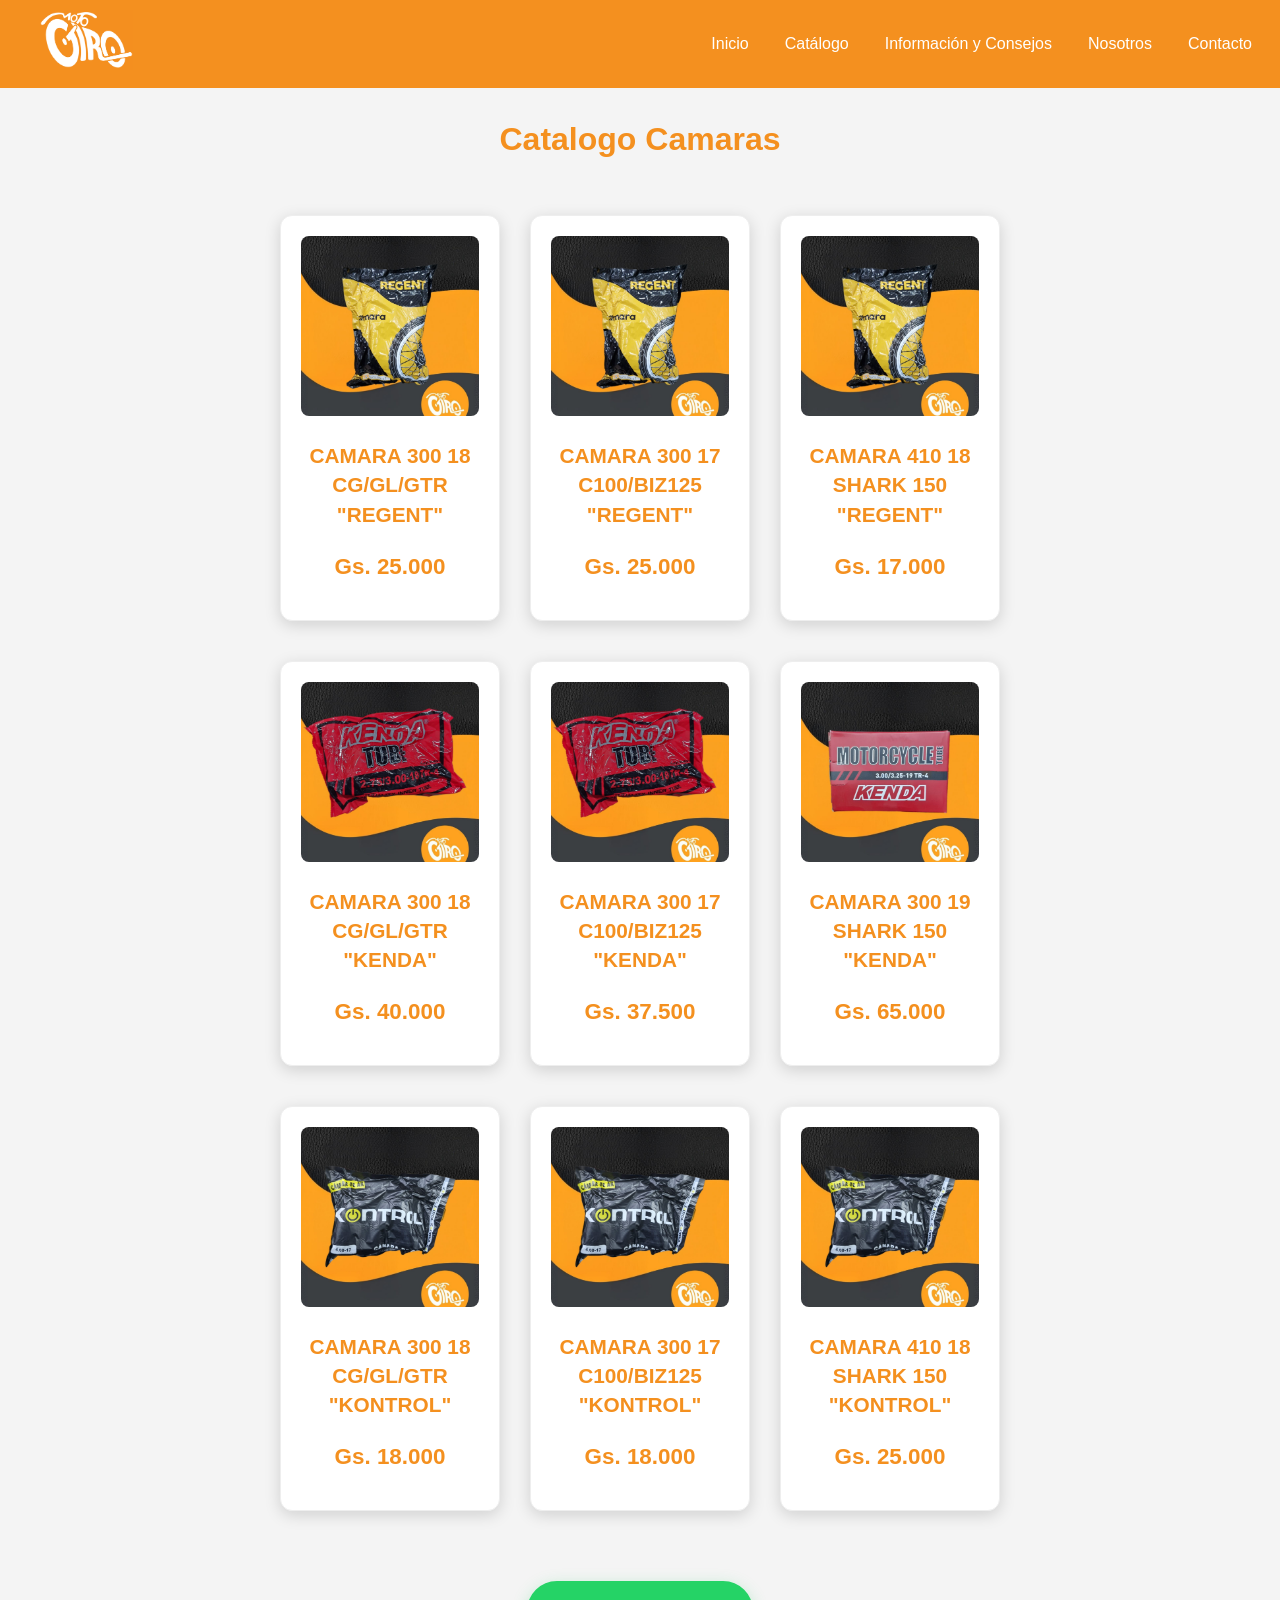
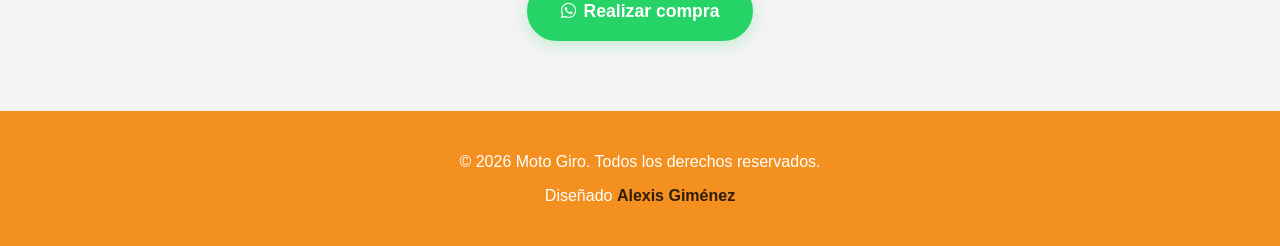
<file: Catalogo-camaras.html>
﻿<!DOCTYPE html>
<html lang="es">
<head>
    <meta charset="UTF-8">
    <meta name="viewport" content="width=device-width, initial-scale=1.0">
    <meta name="description" content="Catálogo de cámaras para motocicletas. Encuentra cámaras de marcas reconocidas como Regent, Kenda y Kontrol en Moto Giro.">
    <meta name="keywords" content="cámaras, motocicletas, repuestos, Regent, Kenda, Kontrol, compra online">
    <title>Cámaras | Moto Giro</title>
    <link href="https://fonts.cdnfonts.com/css/microsoft-avant" rel="stylesheet">
    <link rel="stylesheet" href="https://cdnjs.cloudflare.com/ajax/libs/font-awesome/6.4.0/css/all.min.css">
    <link rel="icon" type="image/png" href="img/moto_giro.png">
    <link rel="stylesheet" href="styles.css">
</head>
<body>
    <header>
        <div style="flex: 0 0 auto;">
            <img src="img/moto_giro.png" alt="MotoGiro Logo - Catálogo de Cámaras">
        </div>
        <button class="menu-toggle" aria-label="Abrir menú" aria-expanded="false">&#9776;</button>
        <nav>
            <ul>
                <li><a href="index.html">Inicio</a></li>
                <li class="submenu">
                    <a href="Catalogo.html">Catálogo</a>
                    <ul>
                        <li><a href="Catalogo-aceites.html"><i class="fas fa-oil-can"></i> Aceites</a></li>
                        <li><a href="Catalogo-cascos.html"><i class="fas fa-helmet-safety"></i> Cascos</a></li>
                        <li><a href="Catalogo-bujias.html"><i class="fas fa-bolt"></i> Bujías</a></li>
                        <li><a href="Catalogo-cadenas.html"><i class="fas fa-link"></i> Cadenas</a></li>
                        <li><a href="Catalogo-camaras.html"><i class="fas fa-circle"></i> Cámaras</a></li>
                        <li><a href="Catalogo-cubiertas_nuevo.html"><i class="fas fa-dot-circle"></i> Cubiertas</a></li>
                        <li><a href="Catalogo-zapatas.html"><i class="fas fa-shoe-prints"></i> Zapatas</a></li>
                    </ul>
                </li>
                <li><a href="Información.html">Información y Consejos</a></li>
                <li><a href="Quienes somos.html">Nosotros</a></li>
                <li><a href="contacto.html">Contacto</a></li>
            </ul>
        </nav>
    </header>
    <main>
    <div>
        <h2 class="titulo">Catalogo Camaras</h2>
        <main id="contenido">
            <section id="productos">
                <article class="Producto">
                    <img src="img camaras/camara regent.jpg" alt="camara regent">
                    <h3 class="articulo">CAMARA 300 18<br>CG/GL/GTR<br>"REGENT"</h3>
                    <p class="precio">Gs. 25.000</p>
                </article>
                <article class="Producto">
                    <img src="img camaras/camara regent.jpg" alt="camara regent">
                    <h3 class="articulo">CAMARA 300 17<br>C100/BIZ125<br>"REGENT"</h3>
                    <p class="precio">Gs. 25.000</p>
                </article>
                <article class="Producto">
                    <img src="img camaras/camara regent.jpg" alt="camara regent">
                    <h3 class="articulo">CAMARA 410 18<br>SHARK 150<br>"REGENT"</h3>
                    <p class="precio">Gs. 17.000</p>
                </article>
            </section>
        </main>
    </div>
    <div>
        <main id="contenido">
            <section id="productos">
                <article class="Producto">
                    <img src="img camaras/camara kenda.jpg" alt="camara kenda">
                    <h3 class="articulo">CAMARA 300 18<br>CG/GL/GTR<br>"KENDA"</h3>
                    <p class="precio">Gs. 40.000</p>
                </article>
                <article class="Producto">
                    <img src="img camaras/camara kenda.jpg" alt="camara kenda">
                    <h3 class="articulo">CAMARA 300 17<br>C100/BIZ125<br>"KENDA"</h3>
                    <p class="precio">Gs. 37.500</p>
                </article>
                <article class="Producto">
                    <img src="img camaras/camara kenda cajita.jpg" alt="camara kenda">
                    <h3 class="articulo">CAMARA 300 19<br>SHARK 150<br>"KENDA"</h3>
                    <p class="precio">Gs. 65.000</p>
                </article>
            </section>
        </main>
    </div>
     <div>
        <main id="contenido">
            <section id="productos">
                <article class="Producto">
                    <img src="img camaras/camara kontrol.jpg" alt="camara kontrol">
                    <h3 class="articulo">CAMARA 300 18<br>CG/GL/GTR<br>"KONTROL"</h3>
                    <p class="precio">Gs. 18.000</p>
                </article>
                <article class="Producto">
                    <img src="img camaras/camara kontrol.jpg" alt="camara kontrol">
                    <h3 class="articulo">CAMARA 300 17<br>C100/BIZ125<br>"KONTROL"</h3>
                    <p class="precio">Gs. 18.000</p>
                </article>
                <article class="Producto">
                    <img src="img camaras/camara kontrol.jpg" alt="camara kontrol">
                    <h3 class="articulo">CAMARA 410 18<br>SHARK 150<br>"KONTROL"</h3>
                    <p class="precio">Gs. 25.000</p>
                </article>
            </section>
        </main>
    </div>
    <div class="contenedor-boton-whatsapp">
        <a href="https://wa.me/595985240730?text=Hola%2C%20quiero%20realizar%20una%20compra%20de%20cámaras%20Moto%20Giro"
           target="_blank"
           class="boton-whatsapp">
            <i class="fa-brands fa-whatsapp"></i>Realizar compra
        </a>
    </div>
    
    <footer>
        <p>&copy; 2026 Moto Giro. Todos los derechos reservados.</p>
        <p>Diseñado <a class="Programmer" href="https://wa.me/595981382656?text=Hola%2C%20quiero%20saber%20más%20sobre%20el%20diseño%20de%20esta%20página%20web" 
                   target="_blank" rel="noopener noreferrer">Alexis Giménez</a></p>
    </footer>

    <script type="text/javascript">
    var Tawk_API=Tawk_API||{}, Tawk_LoadStart=new Date();
    (function(){
    var s1=document.createElement("script"),s0=document.getElementsByTagName("script")[0];
    s1.async=true;
    s1.src='https://embed.tawk.to/68719416448147190c19d751/1ivtqkunh';
    s1.charset='UTF-8';
    s1.setAttribute('crossorigin','*');
    s0.parentNode.insertBefore(s1,s0);
    })();
    </script>
    <script>
    document.addEventListener('DOMContentLoaded', function() {
        const toggle = document.querySelector('.menu-toggle');
        const menu = document.querySelector('header nav ul');
        
        toggle.addEventListener('click', function() {
            menu.classList.toggle('active');
            toggle.setAttribute('aria-expanded', menu.classList.contains('active'));
        });

        const links = menu.querySelectorAll('a');
        links.forEach(link => {
            link.addEventListener('click', function() {
                menu.classList.remove('active');
                toggle.setAttribute('aria-expanded', 'false');
            });
        });
    });
    </script>
</body>
</html>
</file>
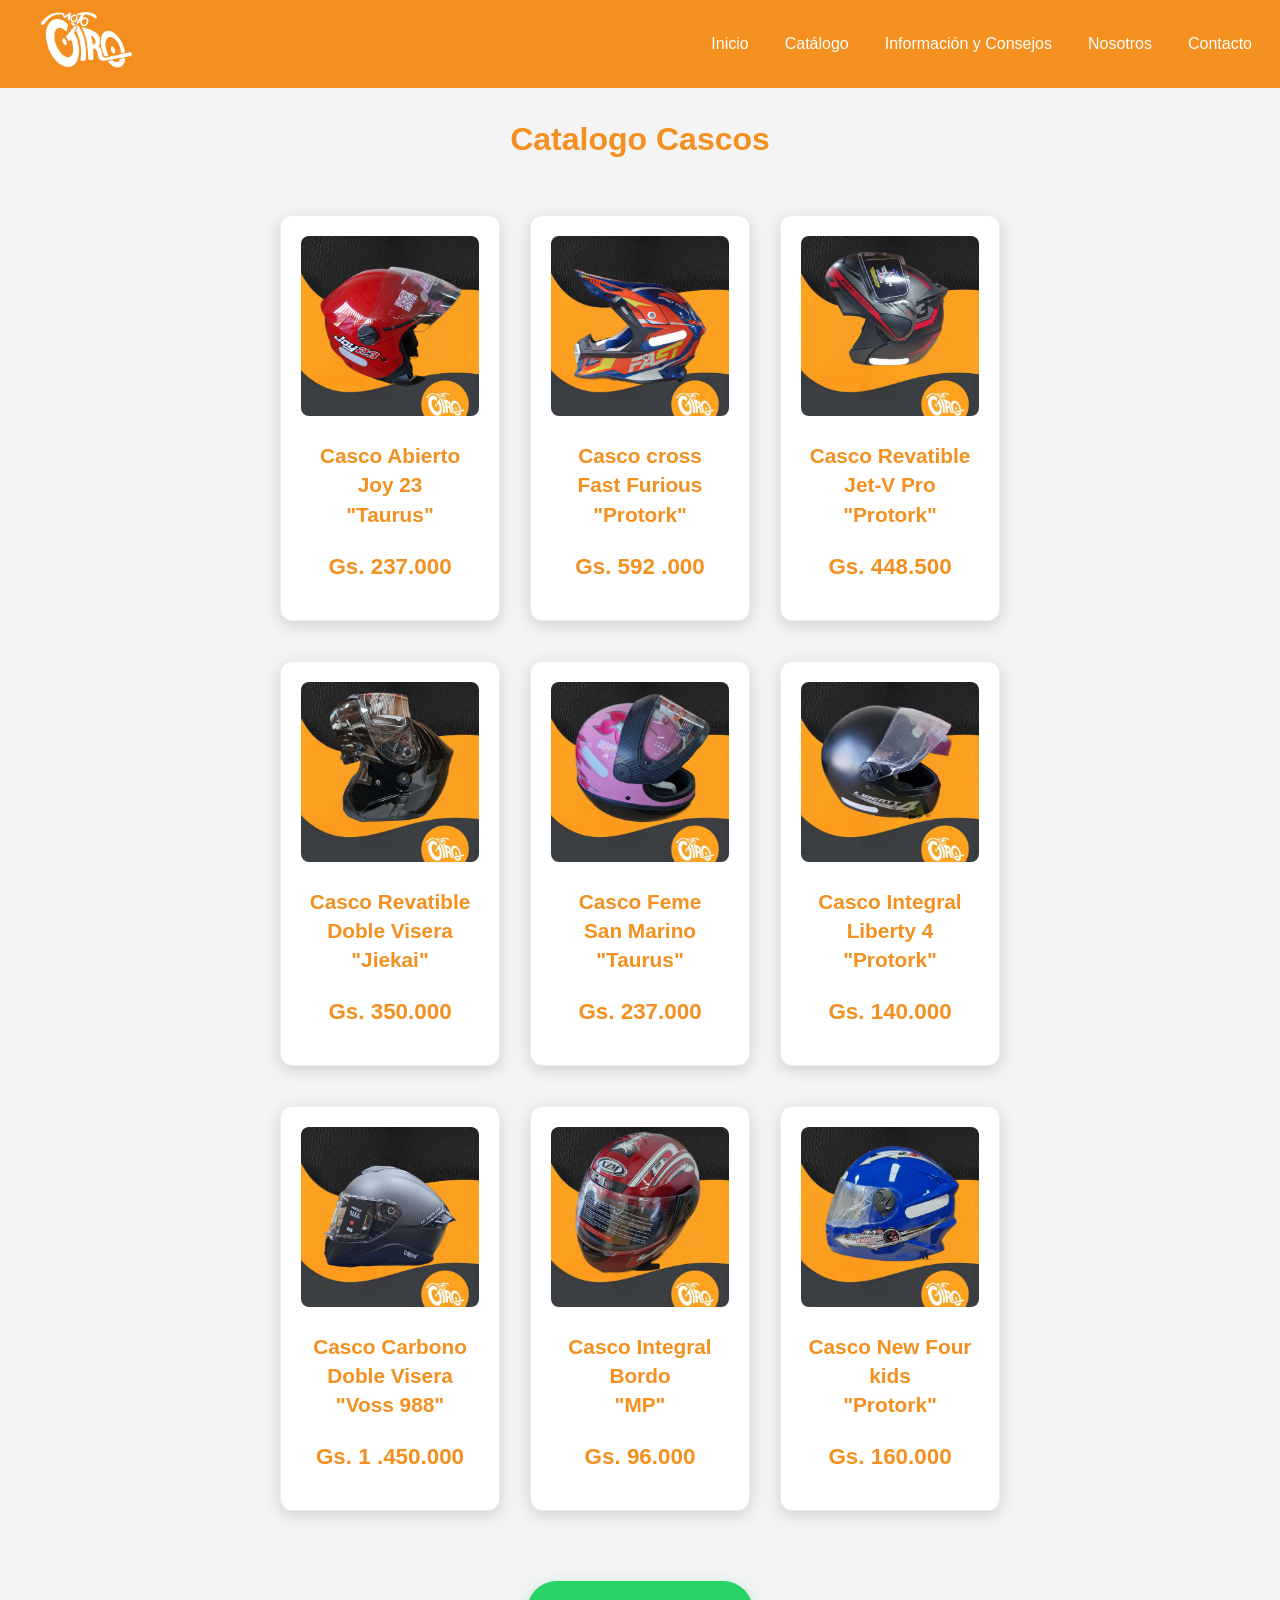
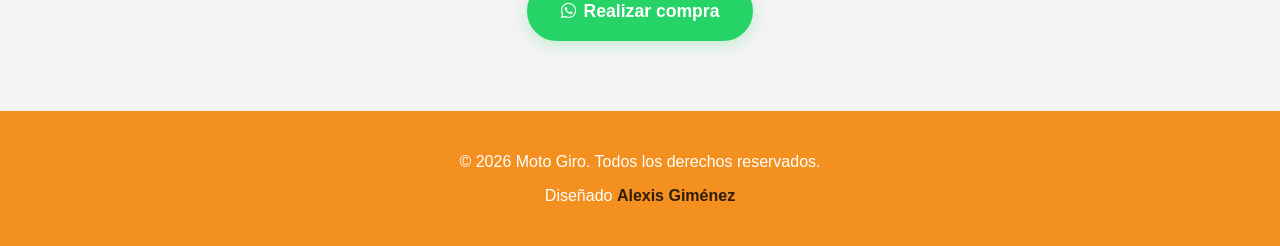
<file: Catalogo-cascos.html>
﻿<!DOCTYPE html>
<html lang="es">
<head>
    <meta charset="UTF-8">
    <meta name="viewport" content="width=device-width, initial-scale=1.0">
    <meta name="description" content="Catálogo de cascos para motocicletas. Encuentra cascos de marcas como Protork, Taurus, Jiekai y Voss en Moto Giro.">
    <meta name="keywords" content="cascos, motocicletas, protección, Protork, Taurus, Jiekai, Voss, compra online">
    <title>Cascos | Moto Giro</title>
    <link href="https://fonts.cdnfonts.com/css/microsoft-avant" rel="stylesheet">
    <link rel="stylesheet" href="https://cdnjs.cloudflare.com/ajax/libs/font-awesome/6.4.0/css/all.min.css">
    <link rel="icon" type="image/png" href="img/moto_giro.png">
    <link rel="stylesheet" href="styles.css">
</head>
<body>
    <header>
        <div style="flex: 0 0 auto;">
            <img src="img/moto_giro.png" alt="MotoGiro Logo - Catálogo de Cascos">
        </div>
        <button class="menu-toggle" aria-label="Abrir menú" aria-expanded="false">&#9776;</button>
        <nav>
            <ul>
                <li><a href="index.html">Inicio</a></li>
                <li class="submenu">
                    <a href="Catalogo.html">Catálogo</a>
                    <ul>
                        <li><a href="Catalogo-aceites.html"><i class="fas fa-oil-can"></i> Aceites</a></li>
                        <li><a href="Catalogo-cascos.html"><i class="fas fa-helmet-safety"></i> Cascos</a></li>
                        <li><a href="Catalogo-bujias.html"><i class="fas fa-bolt"></i> Bujías</a></li>
                        <li><a href="Catalogo-cadenas.html"><i class="fas fa-link"></i> Cadenas</a></li>
                        <li><a href="Catalogo-camaras.html"><i class="fas fa-circle"></i> Cámaras</a></li>
                        <li><a href="Catalogo-cubiertas_nuevo.html"><i class="fas fa-dot-circle"></i> Cubiertas</a></li>
                        <li><a href="Catalogo-zapatas_nuevo.html"><i class="fas fa-shoe-prints"></i> Zapatas</a></li>
                    </ul>
                </li>
                <li><a href="Información_nuevo.html">Información y Consejos</a></li>
                <li><a href="Quienes_somos_nuevo.html">Nosotros</a></li>
                <li><a href="contacto.html">Contacto</a></li>
            </ul>
        </nav>
    </header>
    <main>
    <div>
        <h2 class="titulo">Catalogo Cascos</h2>
        <main id="contenido">
            <section id="productos">
                <article class="Producto">
                    <img src="img/casco-abierto-sm.jpg" alt="casco-abierto-sm">
                    <h3 class="articulo">Casco Abierto<br>Joy 23<br>"Taurus"</h3>
                    <p class="precio">Gs. 237.000</p>
                </article>
                <article class="Producto">
                    <img src="img/Casco-Fast.jpg" alt="Casco-Fast">
                    <h3 class="articulo">Casco cross<br>Fast Furious<br>"Protork"</h3>
                    <p class="precio">Gs. 592 .000</p>
                </article>
                <article class="Producto">
                    <img src="img/Casco-Jet.jpg" alt="Casco-Jet">
                    <h3 class="articulo">Casco Revatible<br>Jet-V Pro<br>"Protork"</h3>
                    <p class="precio">Gs. 448.500</p>
                </article>
            </section>
        </main>
    </div>
    <div>
        <main id="contenido">
            <section id="productos">
                <article class="Producto">
                    <img src="img/casco jiekai.jpg" alt="casco jiekai">
                    <h3 class="articulo">Casco Revatible<br>Doble Visera<br>"Jiekai"</h3>
                    <p class="precio">Gs. 350.000</p>
                </article>
                <article class="Producto">
                    <img src="img/casco feme.jpg" alt="casco feme">
                    <h3 class="articulo">Casco Feme<br> San Marino<br>"Taurus"</h3>
                    <p class="precio">Gs. 237.000</p>
                </article>
                <article class="Producto">
                    <img src="img/Casco liberty four.jpg" alt="Casco liberty four">
                    <h3 class="articulo">Casco Integral <br>Liberty 4 <br> "Protork"</h3>
                    <p class="precio">Gs. 140.000</p>
                </article>
            </section>
        </main>
    </div>
     <div>
        <main id="contenido">
            <section id="productos">
                <article class="Producto">
                    <img src="img/cascos voss.jpg" alt="cascos voss">
                    <h3 class="articulo">Casco Carbono<br>Doble Visera<br>"Voss 988"</h3>
                    <p class="precio">Gs. 1 .450.000</p>
                </article>
                <article class="Producto">
                    <img src="img/casco integral.jpg" alt="casco">
                    <h3 class="articulo">Casco Integral<br>Bordo<br>"MP"</h3>
                    <p class="precio">Gs. 96.000</p>
                </article>
                <article class="Producto">
                    <img src="img/casco kids.jpg" alt="casco kids">
                    <h3 class="articulo">Casco New Four<br>kids<br> "Protork"</h3>
                    <p class="precio">Gs. 160.000</p>
                </article>
            </section>
        </main>
    </div>
    
    </div>
    <div class="contenedor-boton-whatsapp">
        <a href="https://wa.me/595985240730?text=Hola%2C%20quiero%20realizar%20una%20compra%20de%20cascos%20Moto%20Giro"
           target="_blank"
           class="boton-whatsapp">
            <i class="fa-brands fa-whatsapp"></i>Realizar compra
        </a>
    </div>

    <footer>
        <p>&copy; 2026 Moto Giro. Todos los derechos reservados.</p>
        <p>Diseñado <a class="Programmer" href="https://wa.me/595981382656?text=Hola%2C%20quiero%20saber%20más%20sobre%20el%20diseño%20de%20esta%20página%20web" 
                   target="_blank" rel="noopener noreferrer">Alexis Giménez</a></p>
    </footer>

    <script type="text/javascript">
    var Tawk_API=Tawk_API||{}, Tawk_LoadStart=new Date();
    (function(){
    var s1=document.createElement("script"),s0=document.getElementsByTagName("script")[0];
    s1.async=true;
    s1.src='https://embed.tawk.to/68719416448147190c19d751/1ivtqkunh';
    s1.charset='UTF-8';
    s1.setAttribute('crossorigin','*');
    s0.parentNode.insertBefore(s1,s0);
    })();
    </script>
    <script>
    document.addEventListener('DOMContentLoaded', function() {
        const toggle = document.querySelector('.menu-toggle');
        const menu = document.querySelector('header nav ul');
        
        toggle.addEventListener('click', function() {
            menu.classList.toggle('active');
            toggle.setAttribute('aria-expanded', menu.classList.contains('active'));
        });

        const links = menu.querySelectorAll('a');
        links.forEach(link => {
            link.addEventListener('click', function() {
                menu.classList.remove('active');
                toggle.setAttribute('aria-expanded', 'false');
            });
        });
    });
    </script>
</body>
</html>
</file>
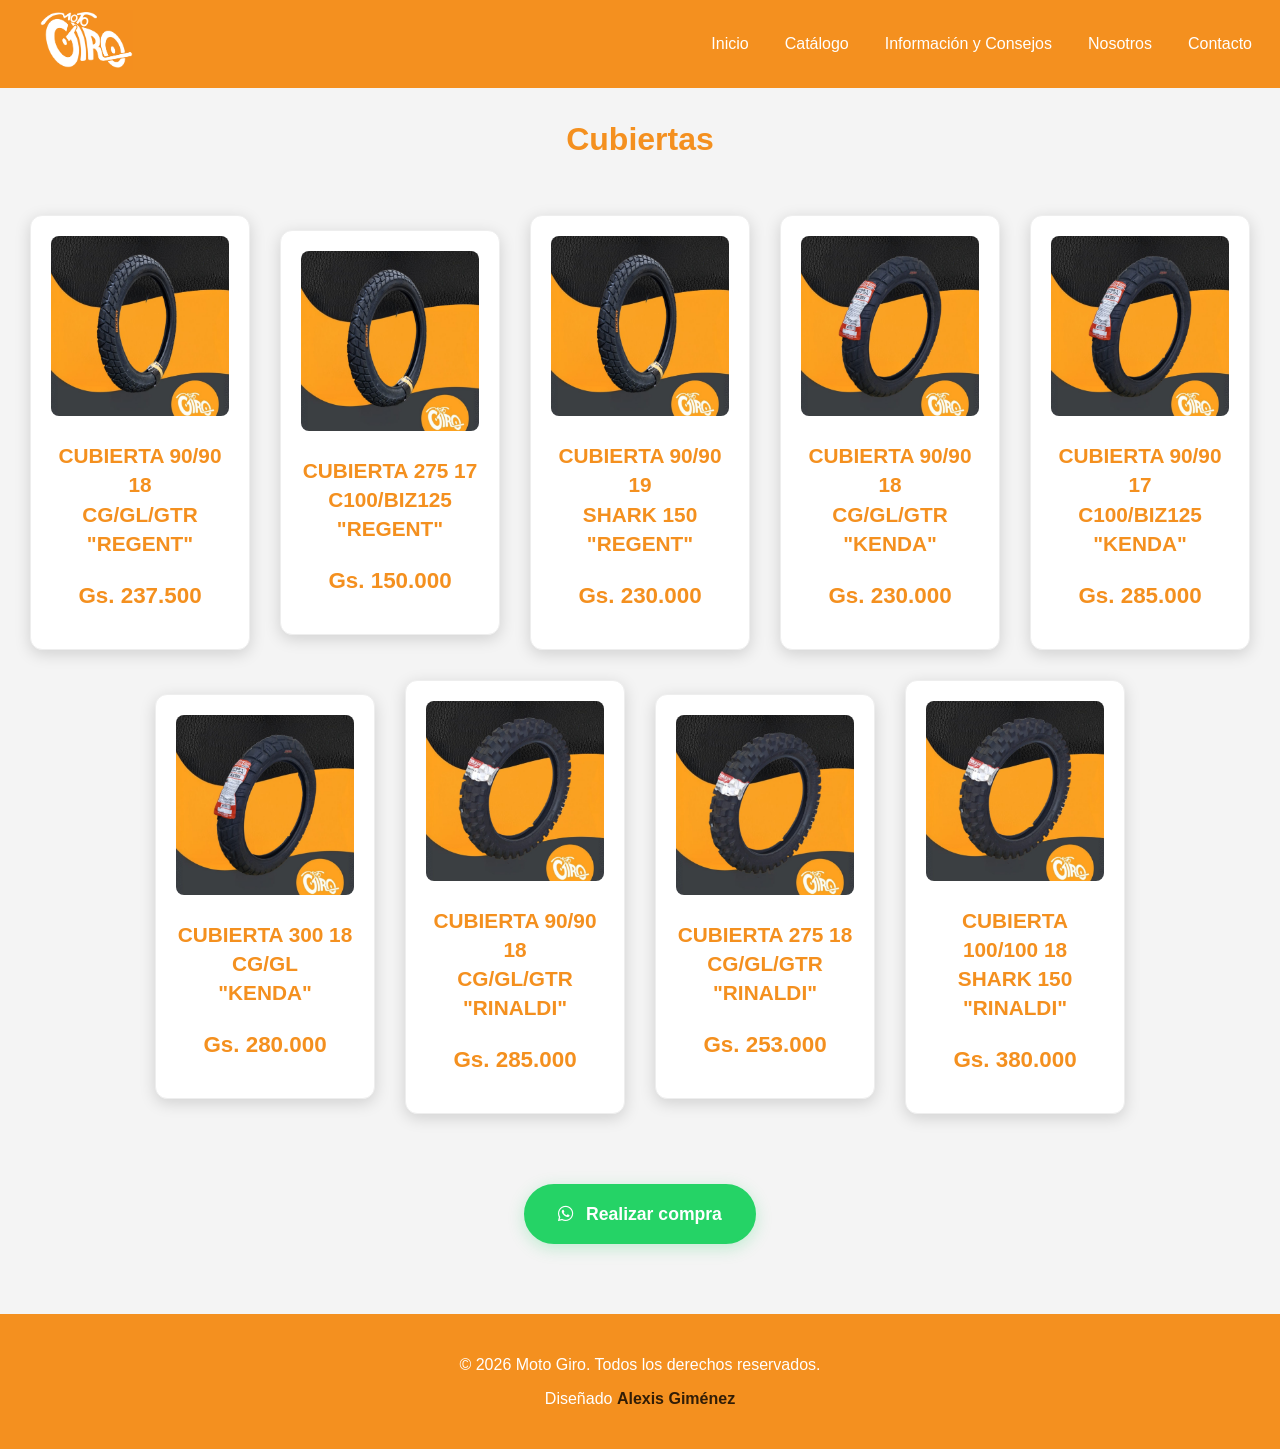
<file: Catalogo-cubiertas_nuevo.html>
﻿<!DOCTYPE html>
<html lang="es">
<head>
    <meta charset="UTF-8">
    <meta name="viewport" content="width=device-width, initial-scale=1.0">
    <meta name="description" content="Catálogo de cubiertas para motocicletas. Encuentra cubiertas de marcas reconocidas como Regent, Kenda y Rinaldi en Moto Giro.">
    <meta name="keywords" content="cubiertas, llantas, motocicletas, Regent, Kenda, Rinaldi, compra online">
    <title>Cubiertas | Moto Giro</title>
    <link href="https://fonts.cdnfonts.com/css/microsoft-avant" rel="stylesheet">
    <link rel="stylesheet" href="https://cdnjs.cloudflare.com/ajax/libs/font-awesome/6.4.0/css/all.min.css">
    <link rel="icon" type="image/png" href="img/moto_giro.png">
    <link rel="stylesheet" href="styles.css">
</head>
<body>
    <header>
        <div style="flex: 0 0 auto;">
            <img src="img/moto_giro.png" alt="MotoGiro Logo - Cubiertas">
        </div>
        <button class="menu-toggle" aria-label="Abrir menú" aria-expanded="false">&#9776;</button>
        <nav>
            <ul>
                <li><a href="index.html">Inicio</a></li>
                <li class="submenu">
                    <a href="Catalogo.html">Catálogo</a>
                    <ul>
                        <li><a href="Catalogo-aceites.html"><i class="fas fa-oil-can"></i> Aceites</a></li>
                        <li><a href="Catalogo-cascos.html"><i class="fas fa-helmet-safety"></i> Cascos</a></li>
                        <li><a href="Catalogo-bujias.html"><i class="fas fa-bolt"></i> Bujías</a></li>
                        <li><a href="Catalogo-cadenas.html"><i class="fas fa-link"></i> Cadenas</a></li>
                        <li><a href="Catalogo-camaras.html"><i class="fas fa-circle"></i> Cámaras</a></li>
                        <li><a href="Catalogo-cubiertas_nuevo.html"><i class="fas fa-dot-circle"></i> Cubiertas</a></li>
                        <li><a href="Catalogo-zapatas_nuevo.html"><i class="fas fa-shoe-prints"></i> Zapatas</a></li>
                    </ul>
                </li>
                <li><a href="Información_nuevo.html">Información y Consejos</a></li>
                <li><a href="Quienes_somos_nuevo.html">Nosotros</a></li>
                <li><a href="contacto.html">Contacto</a></li>
            </ul>
        </nav>
    </header>
    <main>
        <h2 class="titulo">Cubiertas</h2>
        <section id="productos">
            <article class="Producto">
                <img src="img cubiertas/cubierta regent.jpg" alt="Cubierta Regent 90/90 18 CG">
                <h3 class="articulo">CUBIERTA 90/90 18<br>CG/GL/GTR<br>"REGENT"</h3>
                <p class="precio">Gs. 237.500</p>
            </article>
            <article class="Producto">
                <img src="img cubiertas/cubierta regent.jpg" alt="Cubierta Regent 275 17 C100">
                <h3 class="articulo">CUBIERTA 275 17<br>C100/BIZ125<br>"REGENT"</h3>
                <p class="precio">Gs. 150.000</p>
            </article>
            <article class="Producto">
                <img src="img cubiertas/cubierta regent.jpg" alt="Cubierta Regent 90/90 19 Shark">
                <h3 class="articulo">CUBIERTA 90/90 19<br>SHARK 150<br>"REGENT"</h3>
                <p class="precio">Gs. 230.000</p>
            </article>
            <article class="Producto">
                <img src="img cubiertas/cubierta kenda.jpg" alt="Cubierta Kenda 90/90 18 CG">
                <h3 class="articulo">CUBIERTA 90/90 18<br>CG/GL/GTR<br>"KENDA"</h3>
                <p class="precio">Gs. 230.000</p>
            </article>
            <article class="Producto">
                <img src="img cubiertas/cubierta kenda.jpg" alt="Cubierta Kenda 90/90 17 C100">
                <h3 class="articulo">CUBIERTA 90/90 17<br>C100/BIZ125<br>"KENDA"</h3>
                <p class="precio">Gs. 285.000</p>
            </article>
            <article class="Producto">
                <img src="img cubiertas/cubierta kenda.jpg" alt="Cubierta Kenda 300 18 CG">
                <h3 class="articulo">CUBIERTA 300 18<br>CG/GL<br>"KENDA"</h3>
                <p class="precio">Gs. 280.000</p>
            </article>
            <article class="Producto">
                <img src="img cubiertas/cubierta rinaldi.jpg" alt="Cubierta Rinaldi 90/90 18 CG">
                <h3 class="articulo">CUBIERTA 90/90 18<br>CG/GL/GTR<br>"RINALDI"</h3>
                <p class="precio">Gs. 285.000</p>
            </article>
            <article class="Producto">
                <img src="img cubiertas/cubierta rinaldi.jpg" alt="Cubierta Rinaldi 275 18 CG">
                <h3 class="articulo">CUBIERTA 275 18<br>CG/GL/GTR<br>"RINALDI"</h3>
                <p class="precio">Gs. 253.000</p>
            </article>
            <article class="Producto">
                <img src="img cubiertas/cubierta rinaldi.jpg" alt="Cubierta Rinaldi 100/100 18 Shark">
                <h3 class="articulo">CUBIERTA 100/100 18<br>SHARK 150<br>"RINALDI"</h3>
                <p class="precio">Gs. 380.000</p>
            </article>
        </section>
    </main>

    <div class="contenedor-boton-whatsapp">
        <a href="https://wa.me/595985240730?text=Hola%2C%20quiero%20realizar%20una%20compra%20de%20cubiertas%20Moto%20Giro"
           target="_blank"
           rel="noopener noreferrer"
           class="boton-whatsapp">
            <i class="fab fa-whatsapp"></i> Realizar compra
        </a>
    </div>

    <footer>
        <p>&copy; 2026 Moto Giro. Todos los derechos reservados.</p>
        <p>Diseñado <a class="Programmer" href="https://wa.me/595981382656?text=Hola%2C%20quiero%20saber%20más%20sobre%20el%20diseño%20de%20esta%20página%20web" 
                   target="_blank" rel="noopener noreferrer">Alexis Giménez</a></p>
    </footer>
    <script>
        document.addEventListener('DOMContentLoaded', function() {
            const toggle = document.querySelector('.menu-toggle');
            const menu = document.querySelector('header nav ul');
            const links = menu.querySelectorAll('a');
            
            toggle.addEventListener('click', function() {
                const isExpanded = toggle.getAttribute('aria-expanded') === 'true';
                toggle.setAttribute('aria-expanded', !isExpanded);
                menu.classList.toggle('active');
            });
            
            links.forEach(link => {
                link.addEventListener('click', function() {
                    toggle.setAttribute('aria-expanded', 'false');
                    menu.classList.remove('active');
                });
            });
        });
    </script>

    <!-- Tawk.to Chat Widget -->
    <!--Start of Tawk.to Script-->
<script type="text/javascript">
var Tawk_API=Tawk_API||{}, Tawk_LoadStart=new Date();
(function(){
var s1=document.createElement("script"),s0=document.getElementsByTagName("script")[0];
s1.async=true;
s1.src='https://embed.tawk.to/68719416448147190c19d751/1ivtqkunh';
s1.charset='UTF-8';
s1.setAttribute('crossorigin','*');
s0.parentNode.insertBefore(s1,s0);
})();
</script>
<!--End of Tawk.to Script-->
</body>
</html>
</file>
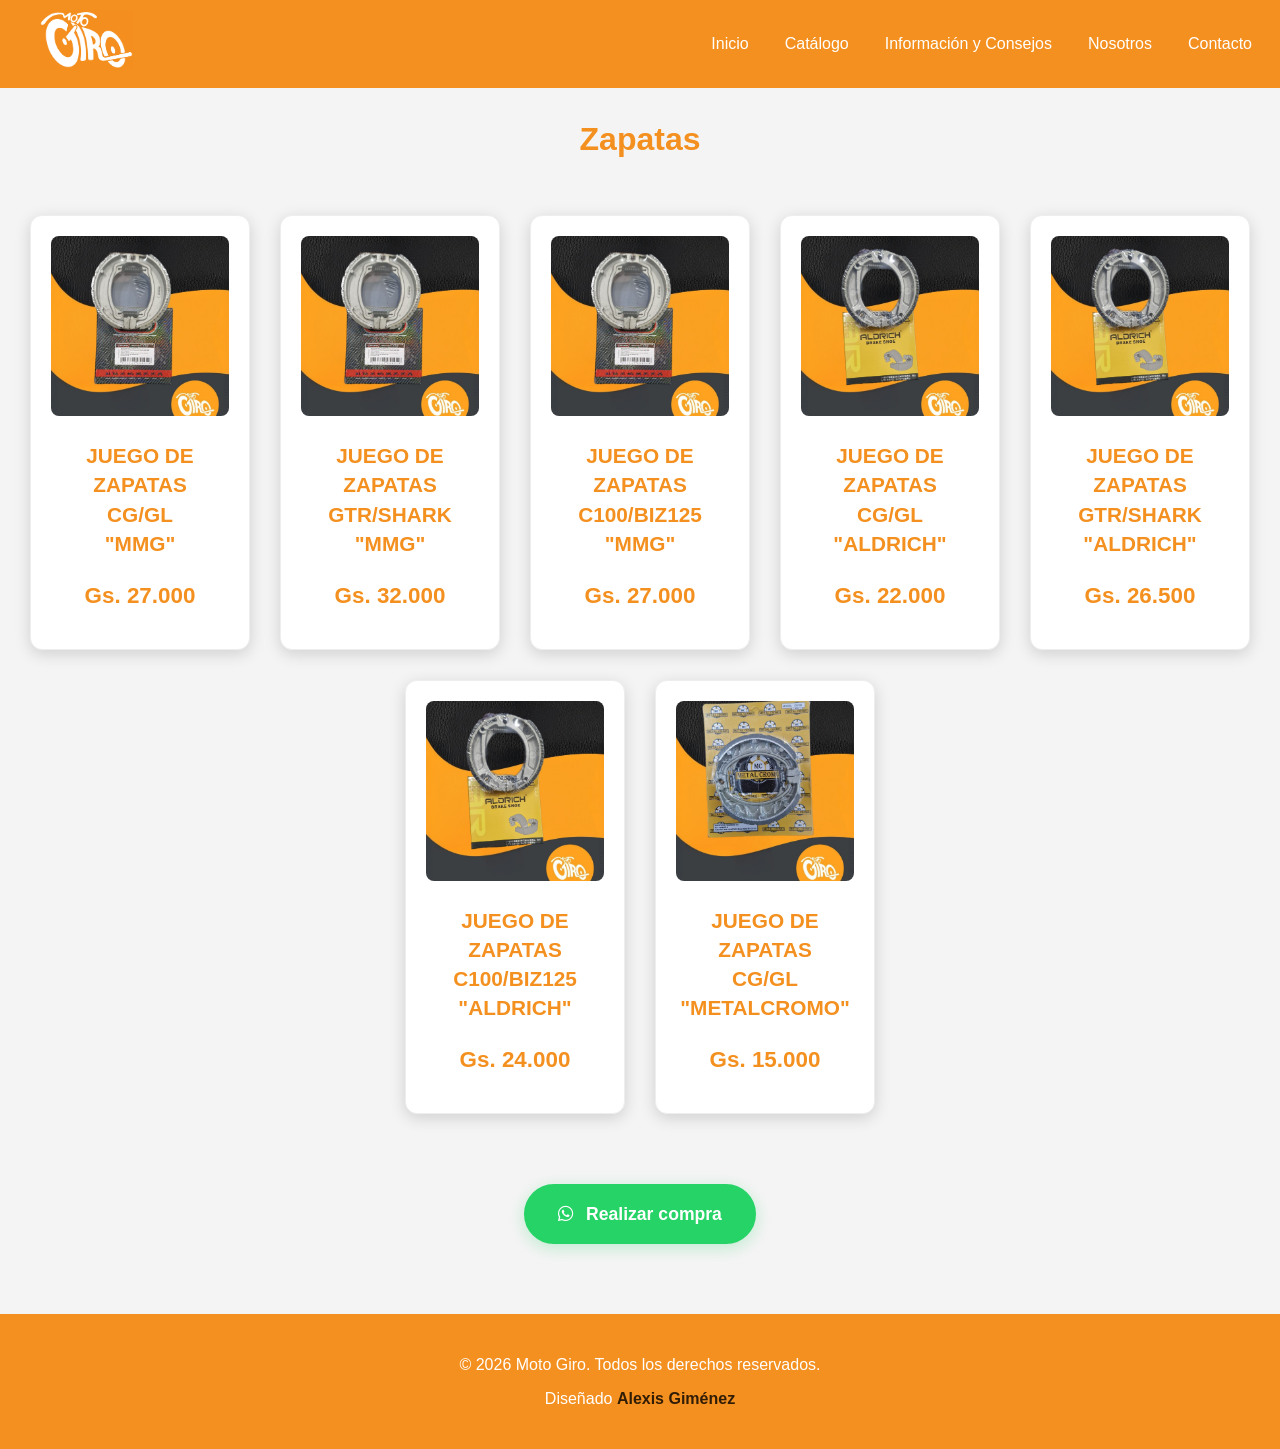
<file: Catalogo-zapatas_nuevo.html>
﻿<!DOCTYPE html>
<html lang="es">
<head>
    <meta charset="UTF-8">
    <meta name="viewport" content="width=device-width, initial-scale=1.0">
    <meta name="description" content="Catálogo de zapatas de freno para motocicletas. Encuentra juegos de zapatas de marcas como MMG, Aldrich y Metalcromo en Moto Giro.">
    <meta name="keywords" content="zapatas freno, motocicletas, MMG, Aldrich, Metalcromo, compra online">
    <title>Zapatas | Moto Giro</title>
    <link href="https://fonts.cdnfonts.com/css/microsoft-avant" rel="stylesheet">
    <link rel="stylesheet" href="https://cdnjs.cloudflare.com/ajax/libs/font-awesome/6.4.0/css/all.min.css">
    <link rel="icon" type="image/png" href="img/moto_giro.png">
    <link rel="stylesheet" href="styles.css">
</head>
<body>
    <header>
        <div style="flex: 0 0 auto;">
            <img src="img/moto_giro.png" alt="MotoGiro Logo - Zapatas">
        </div>
        <button class="menu-toggle" aria-label="Abrir menú" aria-expanded="false">&#9776;</button>
        <nav>
            <ul>
                <li><a href="index.html">Inicio</a></li>
                <li class="submenu">
                    <a href="Catalogo.html">Catálogo</a>
                    <ul>
                        <li><a href="Catalogo-aceites.html"><i class="fas fa-oil-can"></i> Aceites</a></li>
                        <li><a href="Catalogo-cascos.html"><i class="fas fa-helmet-safety"></i> Cascos</a></li>
                        <li><a href="Catalogo-bujias.html"><i class="fas fa-bolt"></i> Bujías</a></li>
                        <li><a href="Catalogo-cadenas.html"><i class="fas fa-link"></i> Cadenas</a></li>
                        <li><a href="Catalogo-camaras.html"><i class="fas fa-circle"></i> Cámaras</a></li>
                        <li><a href="Catalogo-cubiertas_nuevo.html"><i class="fas fa-dot-circle"></i> Cubiertas</a></li>
                        <li><a href="Catalogo-zapatas_nuevo.html"><i class="fas fa-shoe-prints"></i> Zapatas</a></li>
                    </ul>
                </li>
                <li><a href="Información_nuevo.html">Información y Consejos</a></li>
                <li><a href="Quienes_somos_nuevo.html">Nosotros</a></li>
                <li><a href="contacto.html">Contacto</a></li>
            </ul>
        </nav>
    </header>
    <main>
        <h2 class="titulo">Zapatas</h2>
        <section id="productos">
             <article class="Producto">
             <img src="img zapatas/zapata mmg.jpg" alt="zapata mmg">
                    <h3 class="articulo">JUEGO DE ZAPATAS<br>CG/GL<br>"MMG"</h3>
                    <p class="precio">Gs. 27.000</p>   
            </article>
            <article class="Producto">
                <img src="img zapatas/zapata mmg.jpg" alt="junta-productos">
                    <h3 class="articulo">JUEGO DE ZAPATAS<br>GTR/SHARK<br>"MMG"</h3>
                    <p class="precio">Gs. 32.000</p>
            </article>
            <article class="Producto">
               <img src="img zapatas/zapata mmg.jpg" alt="zapata mmg">
                    <h3 class="articulo">JUEGO DE ZAPATAS<br>C100/BIZ125<br>"MMG"</h3>
                    <p class="precio">Gs. 27.000</p>
            </article>
            <article class="Producto">
                 <img src="img zapatas/zapata aldrich.jpg" alt="zapata aldrich">
                    <h3 class="articulo">JUEGO DE ZAPATAS<br>CG/GL<br>"ALDRICH"</h3>
                    <p class="precio">Gs. 22.000</p>
            </article>
            <article class="Producto">
               <img src="img zapatas/zapata aldrich.jpg" alt="zapata aldrich">
                    <h3 class="articulo">JUEGO DE ZAPATAS<br>GTR/SHARK<br>"ALDRICH"</h3>
                    <p class="precio">Gs. 26.500</p>
            </article>
            <article class="Producto">
                <img src="img zapatas/zapata aldrich.jpg" alt="zapata aldrich">
                    <h3 class="articulo">JUEGO DE ZAPATAS<br>C100/BIZ125<br>"ALDRICH"</h3>
                    <p class="precio">Gs. 24.000</p>
            </article>
            <article class="Producto">
                <img src="img zapatas/zapata metalcromo.jpg" alt="zapata metalcromo">
                    <h3 class="articulo">JUEGO DE ZAPATAS<br>CG/GL<br>"METALCROMO"</h3>
                    <p class="precio">Gs. 15.000</p>
            </article>
        </section>
    </main>

    <div class="contenedor-boton-whatsapp">
        <a href="https://wa.me/595985240730?text=Hola%2C%20quiero%20realizar%20una%20compra%20de%20zapatas%20Moto%20Giro"
           target="_blank"
           rel="noopener noreferrer"
           class="boton-whatsapp">
            <i class="fab fa-whatsapp"></i> Realizar compra
        </a>
    </div>

    <footer>
        <p>&copy; 2026 Moto Giro. Todos los derechos reservados.</p>
        <p>Diseñado <a class="Programmer" href="https://wa.me/595981382656?text=Hola%2C%20quiero%20saber%20más%20sobre%20el%20diseño%20de%20esta%20página%20web" 
                   target="_blank" rel="noopener noreferrer">Alexis Giménez</a></p>
    </footer>

    <script>
        document.addEventListener('DOMContentLoaded', function() {
            const toggle = document.querySelector('.menu-toggle');
            const menu = document.querySelector('header nav ul');
            const links = menu.querySelectorAll('a');
            
            toggle.addEventListener('click', function() {
                const isExpanded = toggle.getAttribute('aria-expanded') === 'true';
                toggle.setAttribute('aria-expanded', !isExpanded);
                menu.classList.toggle('active');
            });
            
            links.forEach(link => {
                link.addEventListener('click', function() {
                    toggle.setAttribute('aria-expanded', 'false');
                    menu.classList.remove('active');
                });
            });
        });
    </script>

    <!-- Tawk.to Chat Widget -->
    <!--Start of Tawk.to Script-->
<script type="text/javascript">
var Tawk_API=Tawk_API||{}, Tawk_LoadStart=new Date();
(function(){
var s1=document.createElement("script"),s0=document.getElementsByTagName("script")[0];
s1.async=true;
s1.src='https://embed.tawk.to/68719416448147190c19d751/1ivtqkunh';
s1.charset='UTF-8';
s1.setAttribute('crossorigin','*');
s0.parentNode.insertBefore(s1,s0);
})();
</script>
<!--End of Tawk.to Script-->
</body>
</html>
</file>
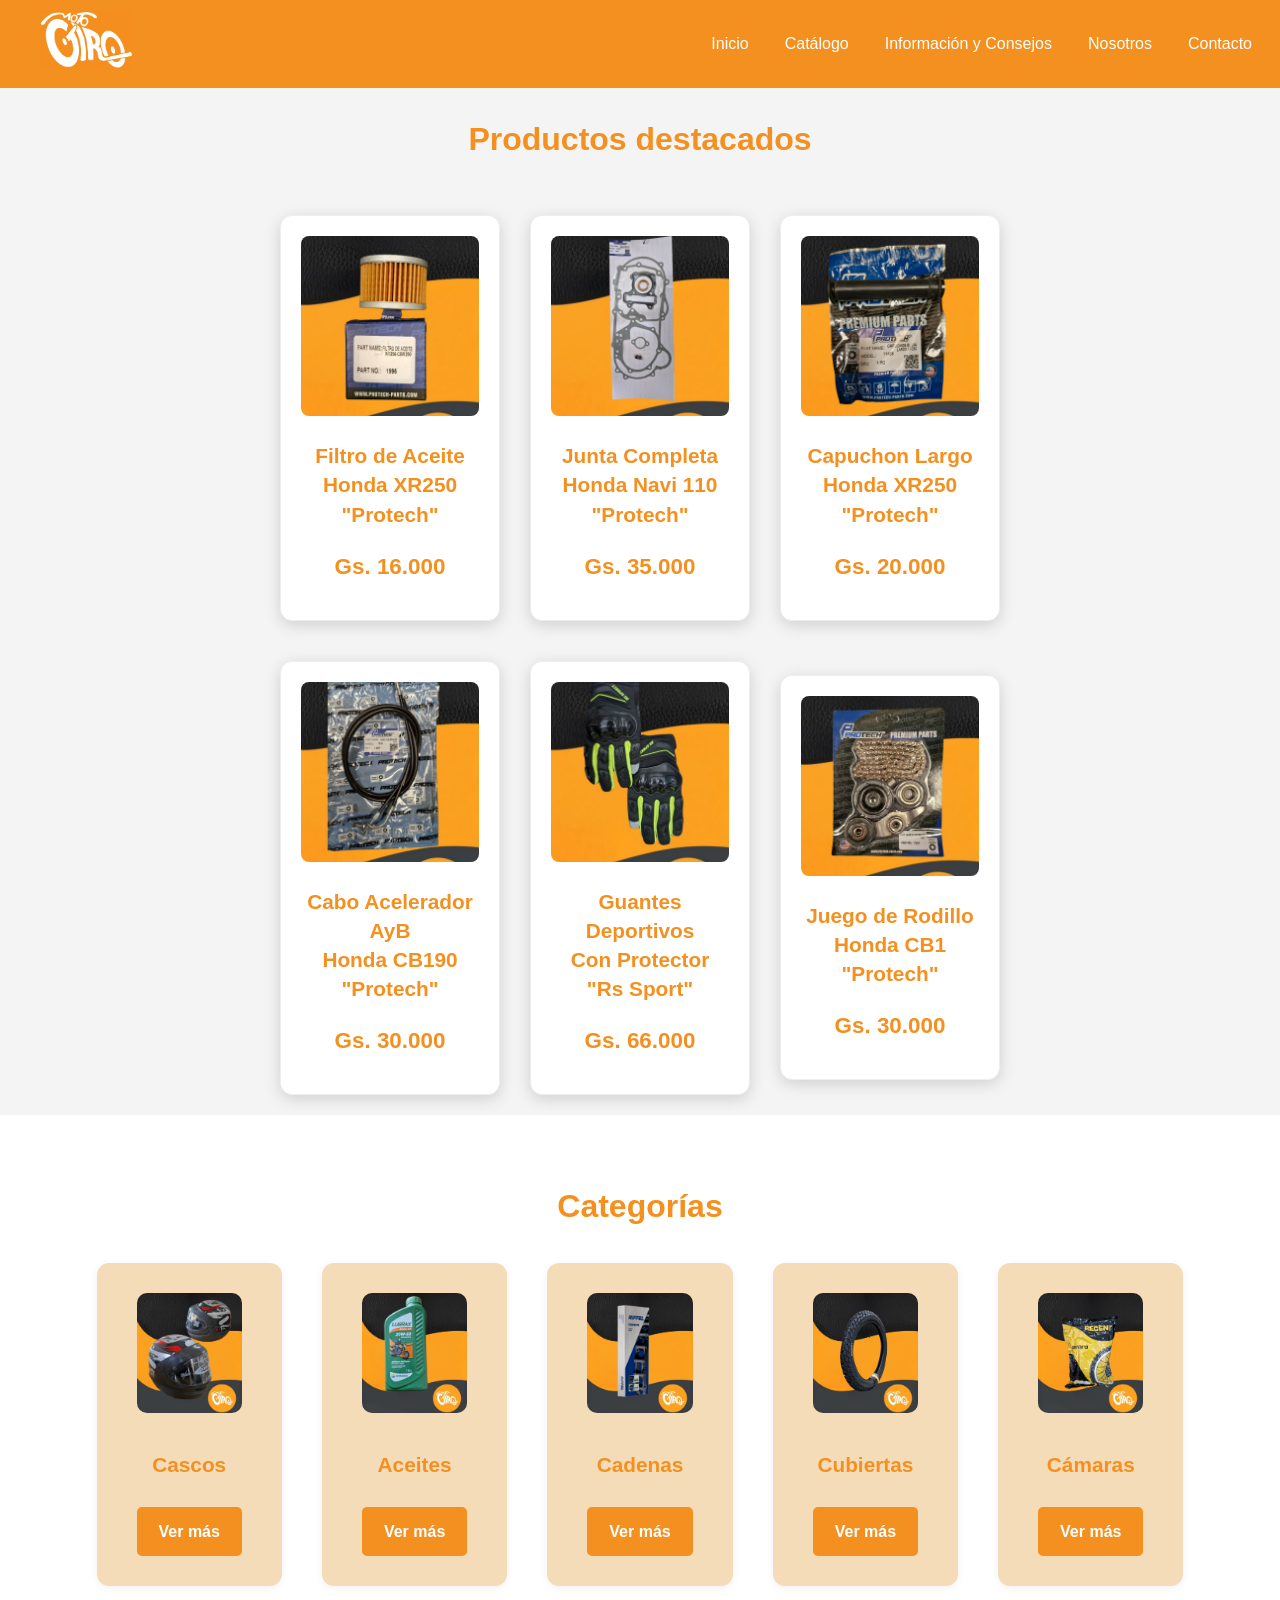
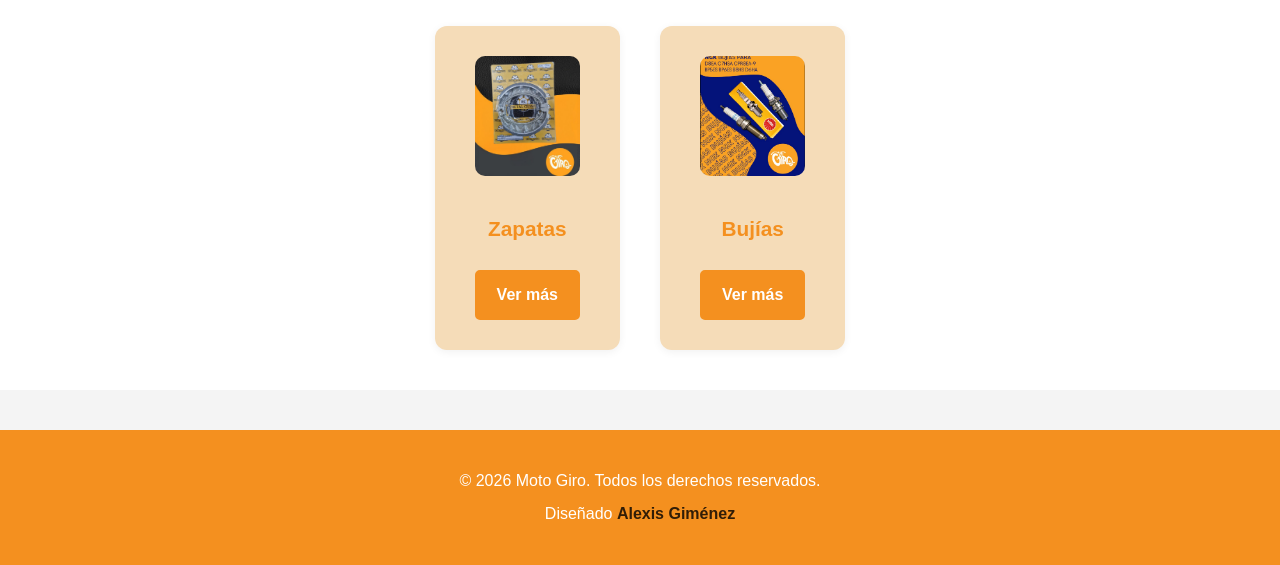
<file: Catalogo.html>
﻿<!DOCTYPE html>
<html lang="es">
<head>
    <meta charset="UTF-8">
    <meta name="viewport" content="width=device-width, initial-scale=1.0">
    <meta name="description" content="Catálogo de productos Moto Giro - Encuentra los mejores repuestos y accesorios para motos.">
    <meta name="keywords" content="catálogo, productos, repuestos, accesorios, motos">
    <link href="https://fonts.cdnfonts.com/css/microsoft-avant" rel="stylesheet">
    <link rel="stylesheet" href="https://cdnjs.cloudflare.com/ajax/libs/font-awesome/6.4.0/css/all.min.css">
    <title>Catálogo | Moto Giro</title>
    <link rel="icon" type="image/png" href="img/moto_giro.png">
    <link rel="stylesheet" href="styles.css">
</head>
<body>
    <header>
        <div style="flex: 0 0 auto;">
            <img src="img/moto_giro.png" alt="MotoGiro Logo - Repuestos para motos">
        </div>
        <button class="menu-toggle" aria-label="Abrir menú" aria-expanded="false">&#9776;</button>
        <nav>
            <ul>
                <li><a href="index.html">Inicio</a></li>
                <li class="submenu">
                    <a href="Catalogo.html">Catálogo</a>
                    <ul>
                          <li><a href="Catalogo-aceites.html"><i class="fas fa-oil-can"></i> Aceites</a></li>
                        <li><a href="Catalogo-cascos.html"><i class="fas fa-helmet-safety"></i> Cascos</a></li>
                        <li><a href="Catalogo-bujias.html"><i class="fas fa-bolt"></i> Bujias</a></li>
                        <li><a href="Catalogo-cadenas.html"><i class="fas fa-link"></i> Cadenas</a></li>
                        <li><a href="Catalogo-camaras.html"><i class="fas fa-circle"></i> Camaras</a></li>
                        <li><a href="Catalogo-cubiertas_nuevo.html"><i class="fas fa-dot-circle"></i> Cubiertas</a></li>
                        <li><a href="Catalogo-zapatas_nuevo.html"><i class="fas fa-shoe-prints"></i> Zapatas</a></li>
                    </ul>
                </li>
                <li><a href="Información_nuevo.html">Información y Consejos</a></li>
                <li><a href="Quienes_somos_nuevo.html">Nosotros</a></li>
                <li><a href="contacto.html">Contacto</a></li>
            </ul>
        </nav>
    </header>
   
    <div>
        <h2 class="titulo">Productos destacados</h2>
        <main id="contenido">
            <section id="productos">
                <article class="Producto">
                    <img src="img/filtro-productos.jpg" alt="filtro-productos">
                    <h3 class="articulo">Filtro de Aceite<br>Honda XR250 <br>"Protech"</h3>
                    <p class="precio">Gs. 16.000</p>
                </article>
                <article class="Producto">
                    <img src="img/junta-productos.jpg" alt="junta-productos">
                    <h3 class="articulo">Junta Completa <br>Honda Navi 110 <br>"Protech"</h3>
                    <p class="precio">Gs. 35.000</p>
                </article>
                <article class="Producto">
                    <img src="img/capucho-tech-productos.jpg" alt="capuchon-productos">
                    <h3 class="articulo">Capuchon Largo<br>Honda XR250<br>"Protech"</h3>
                    <p class="precio">Gs. 20.000</p>
                </article>
            </section>
        </main>
    </div>
    <div>
        <main id="contenido">
            <section id="productos">
                <article class="Producto">
                    <img src="img/cabo-productos.jpg" alt="cabo-productos">
                    <h3 class="articulo">Cabo Acelerador AyB <br>Honda CB190<br>"Protech"</h3>
                    <p class="precio">Gs. 30.000</p>
                </article>
                <article class="Producto">
                    <img src="img/guantes-productos.jpg" alt="guantes-productos">
                    <h3 class="articulo">Guantes Deportivos <br> Con Protector <br>"Rs Sport"</h3>
                    <p class="precio">Gs. 66.000</p>
                </article>
                <article class="Producto">
                    <img src="img/rodillo-productos.jpg" alt="rodillo-productos">
                    <h3 class="articulo">Juego de Rodillo <br>Honda CB1 <br> "Protech"</h3>
                    <p class="precio">Gs. 30.000</p>
                </article>
            </section>
        </main>
    </div>
    <section class="categorias-section">
        <h2 class="titulo">Categorías</h2>
        <div class="categorias-lista">
            <div class="categoria">
                <img src="img/casco-categoria.jpg" alt="Cascos">
                <h3>Cascos</h3>
                <a href="Catalogo-cascos.html" class="btn-comprar" style="margin-top: 10px; display: inline-block;">Ver más</a>
            </div>
            <div class="categoria">
                <img src="img/aceite-categoria.jpg" alt="Aceites">
                <h3>Aceites</h3>
                <a href="Catalogo-aceites.html" class="btn-comprar" style="margin-top: 10px; display: inline-block;">Ver más</a>
            </div>
            <div class="categoria">
                <img src="img/cadenas.jpg" alt="cadenas">
                <h3>Cadenas</h3>
                <a href="Catalogo-cadenas.html" class="btn-comprar" style="margin-top: 10px; display: inline-block;">Ver más</a>
            </div>
            <div class="categoria">
                <img src="img/cubiertas.jpg" alt="cubiertas">
                <h3>Cubiertas</h3>
                <a href="Catalogo-cubiertas_nuevo.html" class="btn-comprar" style="margin-top: 10px; display: inline-block;">Ver más</a>
            </div>
            <div class="categoria">
                <img src="img/camara-categoria.jpg" alt="camara">
                <h3>Cámaras</h3>
                <a href="Catalogo-camaras.html" class="btn-comprar" style="margin-top: 10px; display: inline-block;">Ver más</a>
            </div>
            <div class="categoria">
                <img src="img/zapata-categoria.jpg" alt="zapata">
                <h3>Zapatas</h3>
                <a href="Catalogo-zapatas_nuevo.html" class="btn-comprar" style="margin-top: 10px; display: inline-block;">Ver más</a>
            </div>
            <div class="categoria">
                <img src="img/bujias.png" alt="Bujías">
                <h3>Bujías</h3>
                <a href="Catalogo-bujias.html" class="btn-comprar" style="margin-top: 10px; display: inline-block;">Ver más</a>
            </div>
        </div>
    </section>
    <footer>
        <p>&copy; 2026 Moto Giro. Todos los derechos reservados.</p>
        <p>Diseñado <a class="Programmer" href="https://wa.me/595981382656?text=Hola%2C%20quiero%20saber%20más%20sobre%20el%20diseño%20de%20esta%20página%20web" 
                   target="_blank" rel="noopener noreferrer">Alexis Giménez</a></p>
    </footer>
    <!--Start of Tawk.to Script-->
<script type="text/javascript">
var Tawk_API=Tawk_API||{}, Tawk_LoadStart=new Date();
(function(){
var s1=document.createElement("script"),s0=document.getElementsByTagName("script")[0];
s1.async=true;
s1.src='https://embed.tawk.to/68719416448147190c19d751/1ivtqkunh';
s1.charset='UTF-8';
s1.setAttribute('crossorigin','*');
s0.parentNode.insertBefore(s1,s0);
})();
</script>
<!--End of Tawk.to Script-->
<script>
        // Mostrar/ocultar menú en móviles
        document.addEventListener('DOMContentLoaded', function() {
            const toggle = document.querySelector('.menu-toggle');
            const menu = document.querySelector('header nav ul');
            toggle.addEventListener('click', function() {
                menu.classList.toggle('active');
            });
        });
    </script>
</body>
</html>
</file>
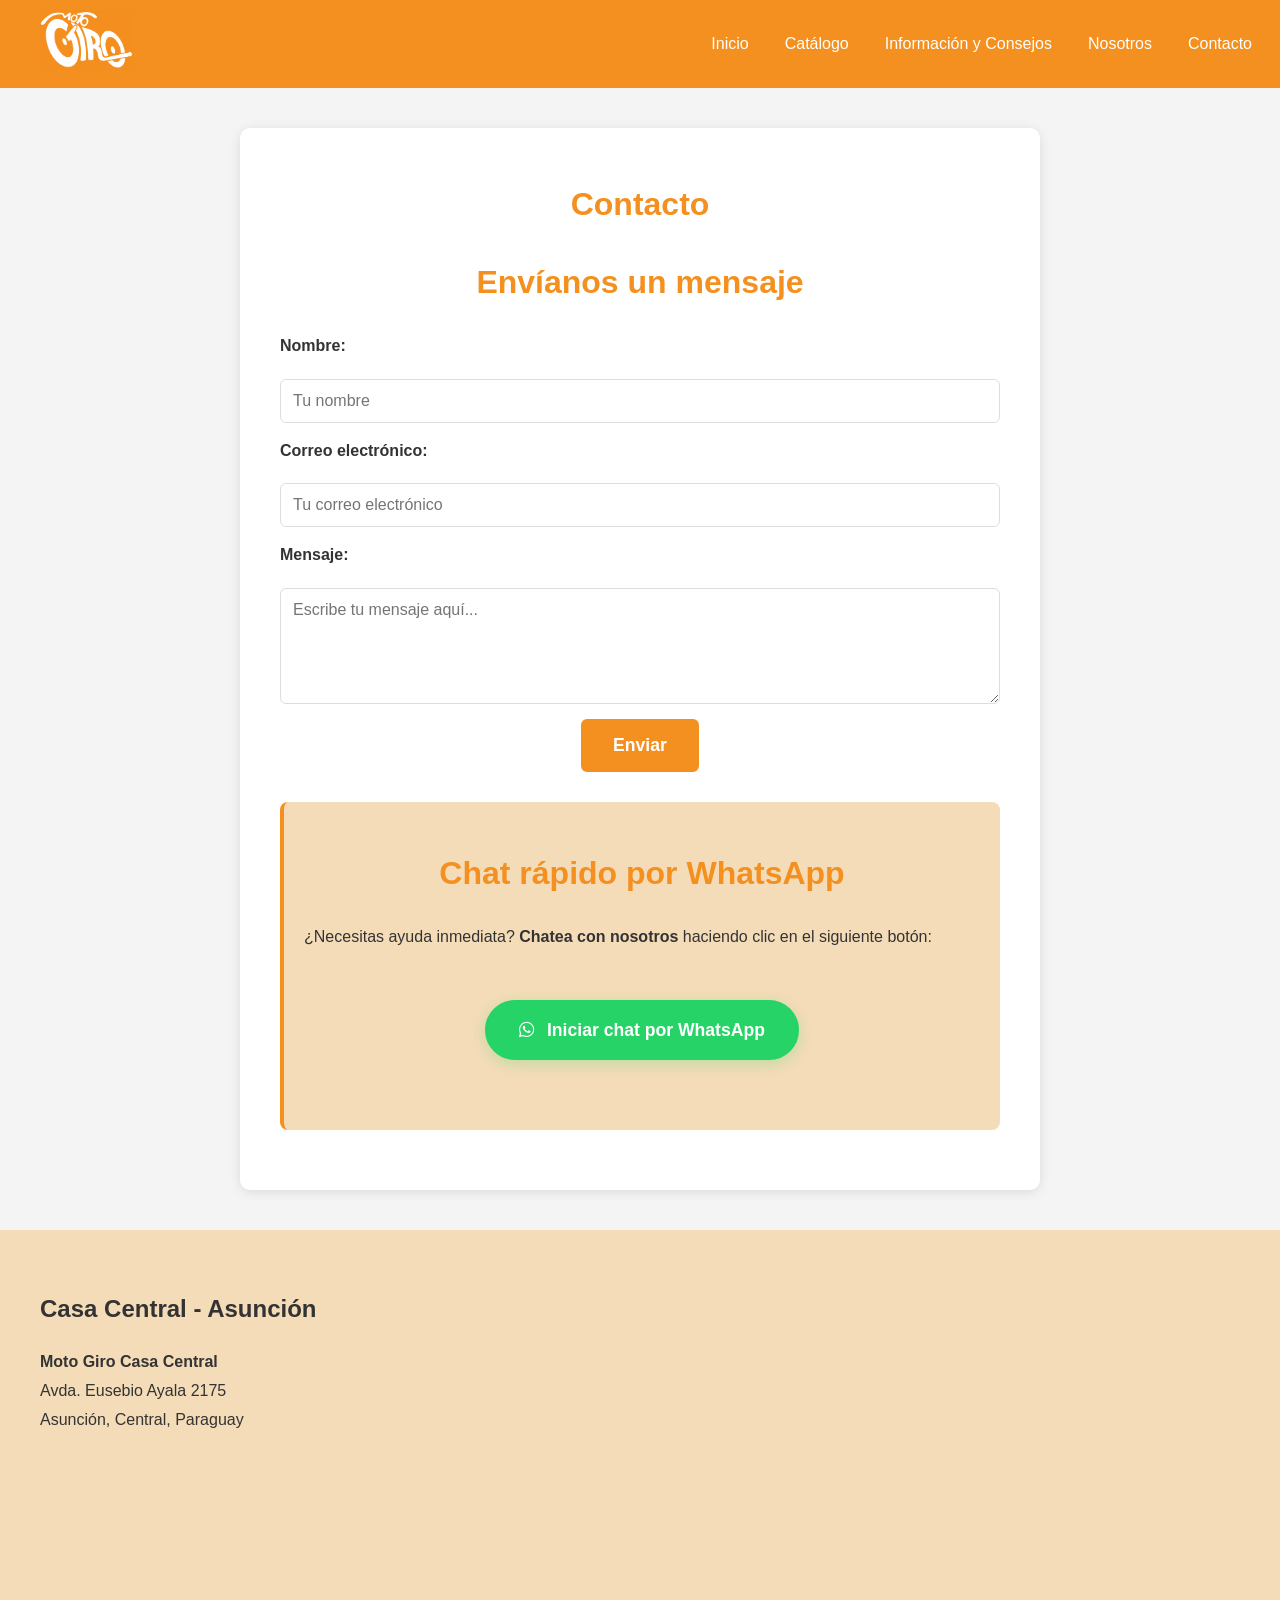
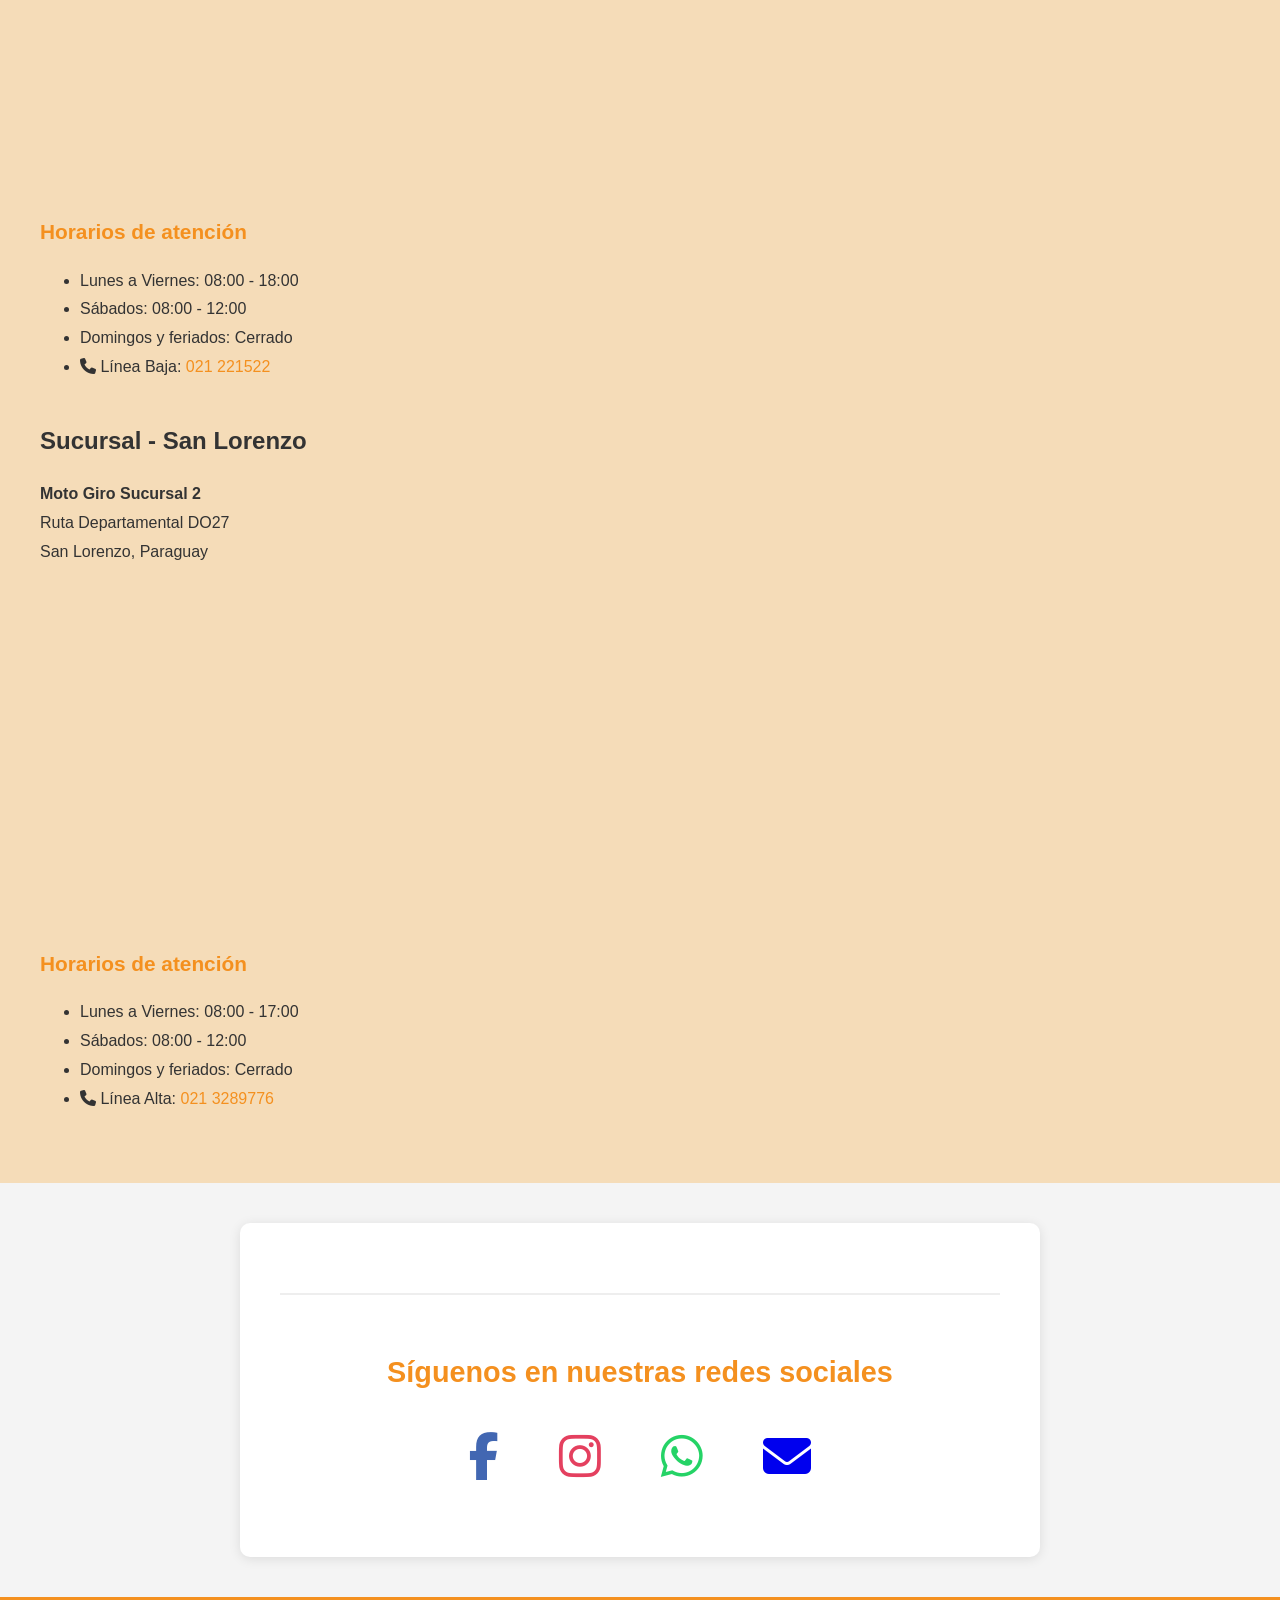
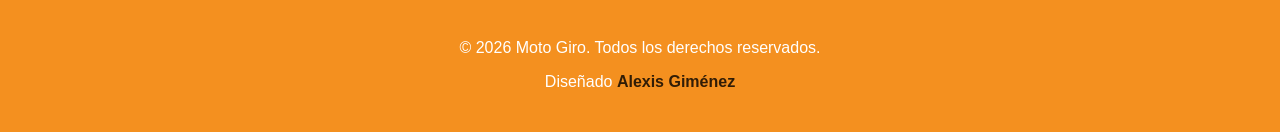
<file: contacto.html>
﻿<!DOCTYPE html>
<html lang="es">
<head>
    <meta charset="UTF-8">
    <meta name="viewport" content="width=device-width, initial-scale=1.0">
    <meta name="description" content="Contacta con Moto Giro - Repuestos y accesorios para motos. Ubica nuestras sucursales y comunícate con nosotros.">
    <meta name="keywords" content="contacto, ubicación, moto giro, repuestos, motos">
    <link href="https://fonts.cdnfonts.com/css/microsoft-avant" rel="stylesheet">
    <link rel="stylesheet" href="https://cdnjs.cloudflare.com/ajax/libs/font-awesome/6.4.0/css/all.min.css">
    <title>Contacto | Moto Giro</title>
    <link rel="icon" type="image/png" href="img/moto_giro.png">
    <link rel="stylesheet" href="styles.css">
</head>
<body>
    <header>
        <div style="flex: 0 0 auto;">
            <img src="img/moto_giro.png" alt="MotoGiro Logo">
        </div>
        <button class="menu-toggle" aria-label="Abrir menú" aria-expanded="false">&#9776;</button>
        <nav>
            <ul>
                <li><a href="index.html">Inicio</a></li>
                <li class="submenu">
                    <a href="Catalogo.html">Catálogo</a>
                    <ul>
                        <li><a href="Catalogo-aceites.html"><i class="fas fa-oil-can"></i> Aceites</a></li>
                        <li><a href="Catalogo-cascos.html"><i class="fas fa-helmet-safety"></i> Cascos</a></li>
                        <li><a href="Catalogo-bujias.html"><i class="fas fa-bolt"></i> Bujías</a></li>
                        <li><a href="Catalogo-cadenas.html"><i class="fas fa-link"></i> Cadenas</a></li>
                        <li><a href="Catalogo-camaras.html"><i class="fas fa-circle"></i> Cámaras</a></li>
                        <li><a href="Catalogo-cubiertas_nuevo.html"><i class="fas fa-dot-circle"></i> Cubiertas</a></li>
                        <li><a href="Catalogo-zapatas_nuevo.html"><i class="fas fa-shoe-prints"></i> Zapatas</a></li>
                    </ul>
                </li>
                <li><a href="Información_nuevo.html">Información y Consejos</a></li>
                <li><a href="Quienes_somos_nuevo.html">Nosotros</a></li>
                <li><a href="contacto.html">Contacto</a></li>
            </ul>
        </nav>
    </header>

    <div class="container">
        <h1>Contacto</h1>
        
        <section class="contact-info">
            <h2>Envíanos un mensaje</h2>
            <form>
                <label for="nombre">Nombre:</label>
                <input type="text" id="nombre" name="nombre" placeholder="Tu nombre" required>
                
                <label for="email">Correo electrónico:</label>
                <input type="email" id="email" name="email" placeholder="Tu correo electrónico" required>
                
                <label for="mensaje">Mensaje:</label>
                <textarea id="mensaje" name="mensaje" rows="5" placeholder="Escribe tu mensaje aquí..." required></textarea>
                
                <button type="submit">Enviar</button>
            </form>
        </section>
        
        <section class="chat">
            <h2>Chat rápido por WhatsApp</h2>
            <p>¿Necesitas ayuda inmediata? <strong>Chatea con nosotros</strong> haciendo clic en el siguiente botón:</p>
            <div class="contenedor-boton-whatsapp" style="justify-content: center;">
                <a href="https://wa.me/595985240730?text=Necesito%20ayuda%20para%20realizar%20una%20compra" 
                   target="_blank" 
                   rel="noopener noreferrer"
                   class="boton-whatsapp">
                    <i class="fab fa-whatsapp"></i> Iniciar chat por WhatsApp
                </a>
            </div>
        </section>
    </div>

    <section style="background: #F5DCB8; padding: 40px 20px;">
        <div style="max-width: 1200px; margin: 0 auto;">
            <!-- Sucursal Central -->
            <div class="ubicacion" style="margin-bottom: 40px;">
                <h2>Casa Central - Asunción</h2>
                <div class="contact-info">
                    <p><strong>Moto Giro Casa Central</strong><br>
                    Avda. Eusebio Ayala 2175<br>
                    Asunción, Central, Paraguay</p>
                    
                    <iframe src="https://www.google.com/maps/embed?pb=!1m18!1m12!1m3!1d3585.7436632634357!2d-57.60143922346066!3d-25.306761618050456!2m3!1f0!2f0!3f0!3m2!1i1024!2i768!4f13.1!3m3!1m2!1s0x945da5c5e5b5b5b5%3A0x1234567890abcdef!2sAvda.%20Eusebio%20Ayala%202175!5e0!3m2!1ses!2spy!4v1234567890000" 
                            width="100%" height="300" style="border:none;border-radius:8px;margin:20px 0;" 
                            allowfullscreen="" loading="lazy" referrerpolicy="no-referrer-when-downgrade"></iframe>
                    
                    <div class="horarios">
                        <h3>Horarios de atención</h3>
                        <ul>
                            <li>Lunes a Viernes: 08:00 - 18:00</li>
                            <li>Sábados: 08:00 - 12:00</li>
                            <li>Domingos y feriados: Cerrado</li>
                            <li><i class="fas fa-phone"></i> Línea Baja: <a href="tel:+595921221522">021 221522</a></li>
                        </ul>
                    </div>
                </div>
            </div>

            <!-- Sucursal San Lorenzo -->
            <div class="ubicacion">
                <h2>Sucursal - San Lorenzo</h2>
                <div class="contact-info">
                    <p><strong>Moto Giro Sucursal 2</strong><br>
                    Ruta Departamental DO27<br>
                    San Lorenzo, Paraguay</p>
                    
                    <iframe src="https://www.google.com/maps/embed?pb=!1m18!1m12!1m3!1d3592.5555555555556!2d-57.49305372346066!3d-25.350136618050456!2m3!1f0!2f0!3f0!3m2!1i1024!2i768!4f13.1!3m3!1m2!1s0x945daaaaaaaaaa%3A0x1234567890abcdef!2sRuta%20Departamental%20DO27!5e0!3m2!1ses!2spy!4v1234567890000" 
                            width="100%" height="300" style="border:none;border-radius:8px;margin:20px 0;" 
                            allowfullscreen="" loading="lazy" referrerpolicy="no-referrer-when-downgrade"></iframe>
                    
                    <div class="horarios">
                        <h3>Horarios de atención</h3>
                        <ul>
                            <li>Lunes a Viernes: 08:00 - 17:00</li>
                            <li>Sábados: 08:00 - 12:00</li>
                            <li>Domingos y feriados: Cerrado</li>
                            <li><i class="fas fa-phone"></i> Línea Alta: <a href="tel:+595213289776">021 3289776</a></li>
                        </ul>
                    </div>
                </div>
            </div>
        </div>
    </section>

    <div class="container">
        <section class="redes-sociales">
            <h2>Síguenos en nuestras redes sociales</h2>
            <div style="display: flex; justify-content: center; gap: 30px; margin-top: 25px; flex-wrap: wrap;">
                <a href="https://www.facebook.com/p/Moto-Giro-SRL-100063837527611/?locale=es_LA" 
                   target="_blank" 
                   rel="noopener noreferrer"
                   title="Facebook">
                    <i class="fab fa-facebook-f"></i>
                </a>
                <a href="https://www.instagram.com/motogiro_oficial/" 
                   target="_blank" 
                   rel="noopener noreferrer"
                   title="Instagram">
                    <i class="fab fa-instagram"></i>
                </a>
                <a href="https://wa.me/595985240730" 
                   target="_blank" 
                   rel="noopener noreferrer"
                   title="WhatsApp">
                    <i class="fab fa-whatsapp"></i>
                </a>
                <a href="mailto:Motogiro@click.com.py" title="Correo electrónico">
                    <i class="fas fa-envelope"></i>
                </a>
            </div>
        </section>
    </div>

    <footer>
        <p>&copy; 2026 Moto Giro. Todos los derechos reservados.</p>
        <p>Diseñado <a class="Programmer" href="https://wa.me/595981382656?text=Hola%2C%20quiero%20saber%20más%20sobre%20el%20diseño%20de%20esta%20página%20web" 
                   target="_blank" rel="noopener noreferrer">Alexis Giménez</a></p>
    </footer>

    <!-- Tawk.to Chat Widget -->
    <!--Start of Tawk.to Script-->
<script type="text/javascript">
var Tawk_API=Tawk_API||{}, Tawk_LoadStart=new Date();
(function(){
var s1=document.createElement("script"),s0=document.getElementsByTagName("script")[0];
s1.async=true;
s1.src='https://embed.tawk.to/68719416448147190c19d751/1ivtqkunh';
s1.charset='UTF-8';
s1.setAttribute('crossorigin','*');
s0.parentNode.insertBefore(s1,s0);
})();
</script>
<!--End of Tawk.to Script-->

    <!-- Menu Toggle Script -->
    <script>
        document.addEventListener('DOMContentLoaded', function() {
            const toggle = document.querySelector('.menu-toggle');
            const menu = document.querySelector('header nav ul');
            
            toggle.addEventListener('click', function() {
                menu.classList.toggle('active');
                toggle.setAttribute('aria-expanded', menu.classList.contains('active'));
            });

            // Cerrar menú al hacer clic en un enlace
            const links = menu.querySelectorAll('a');
            links.forEach(link => {
                link.addEventListener('click', function() {
                    menu.classList.remove('active');
                    toggle.setAttribute('aria-expanded', 'false');
                });
            });
        });
    </script>
</body>
</html>
</file>
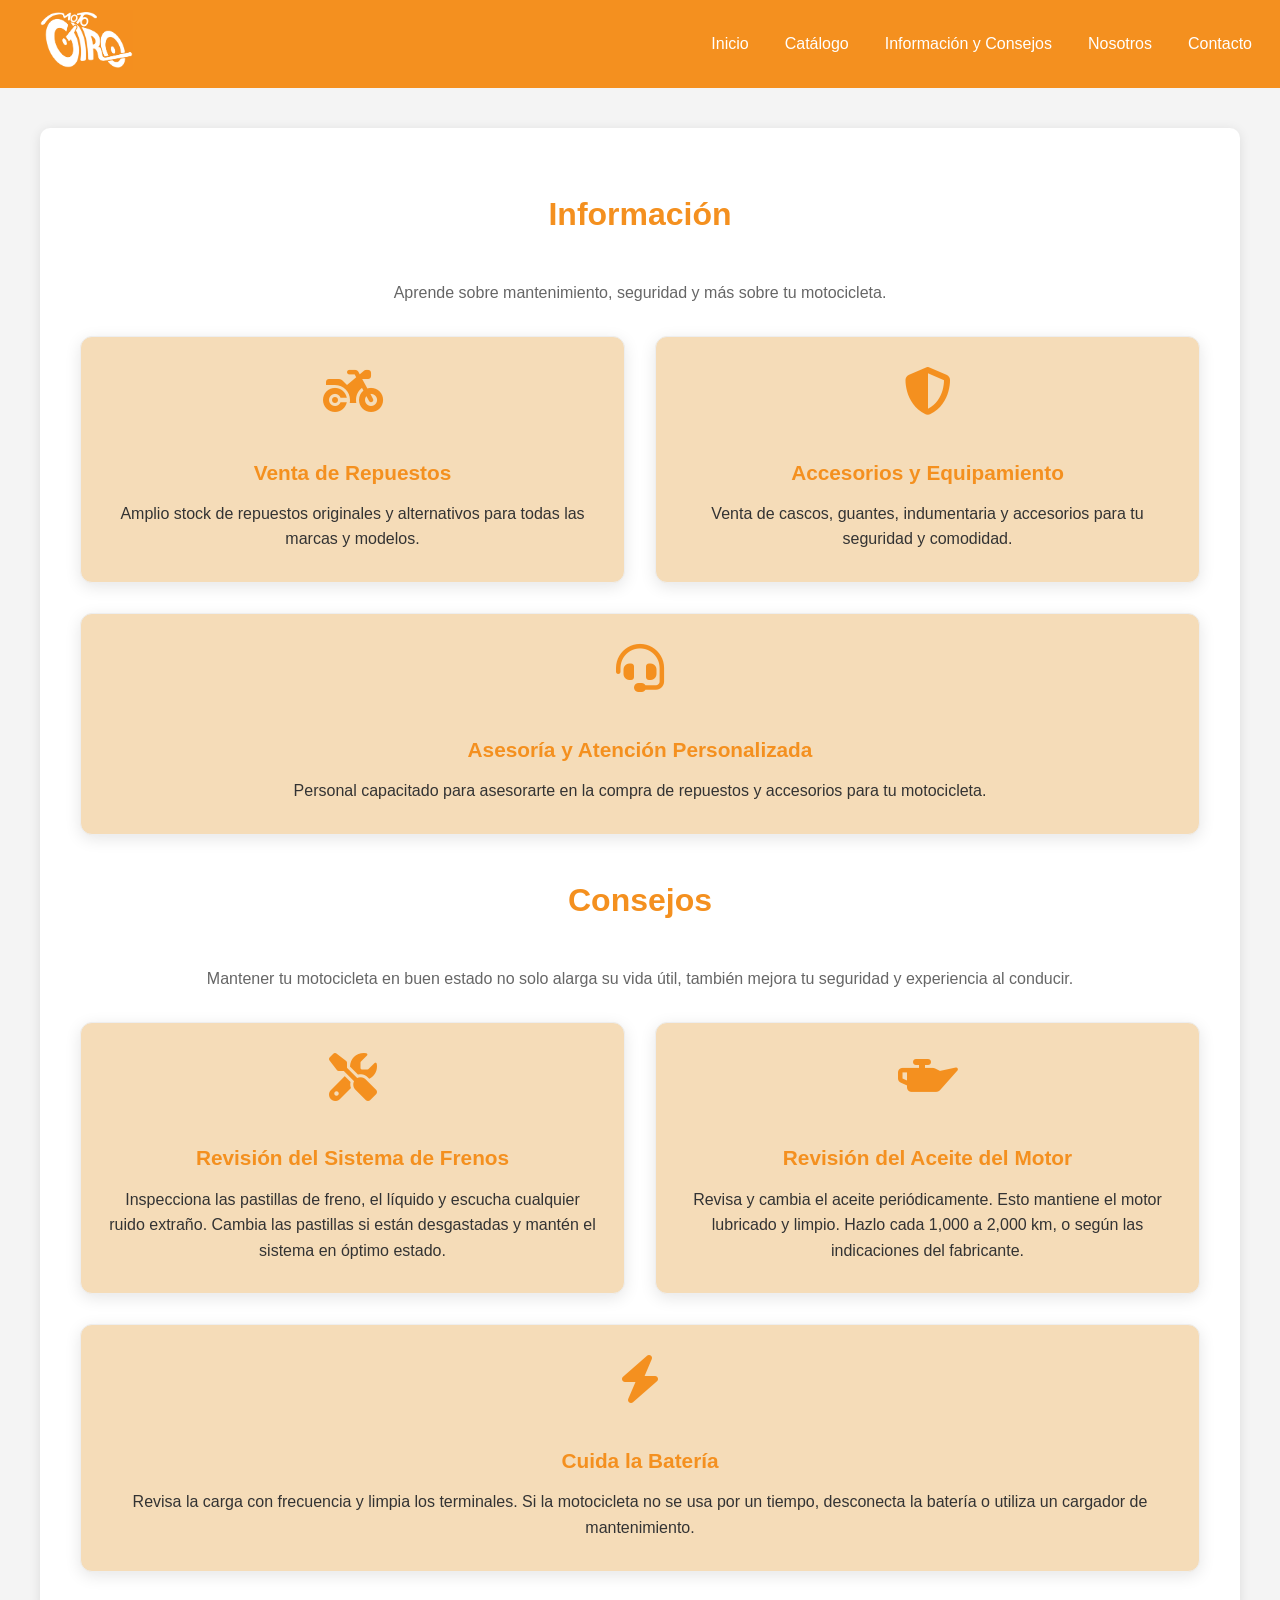
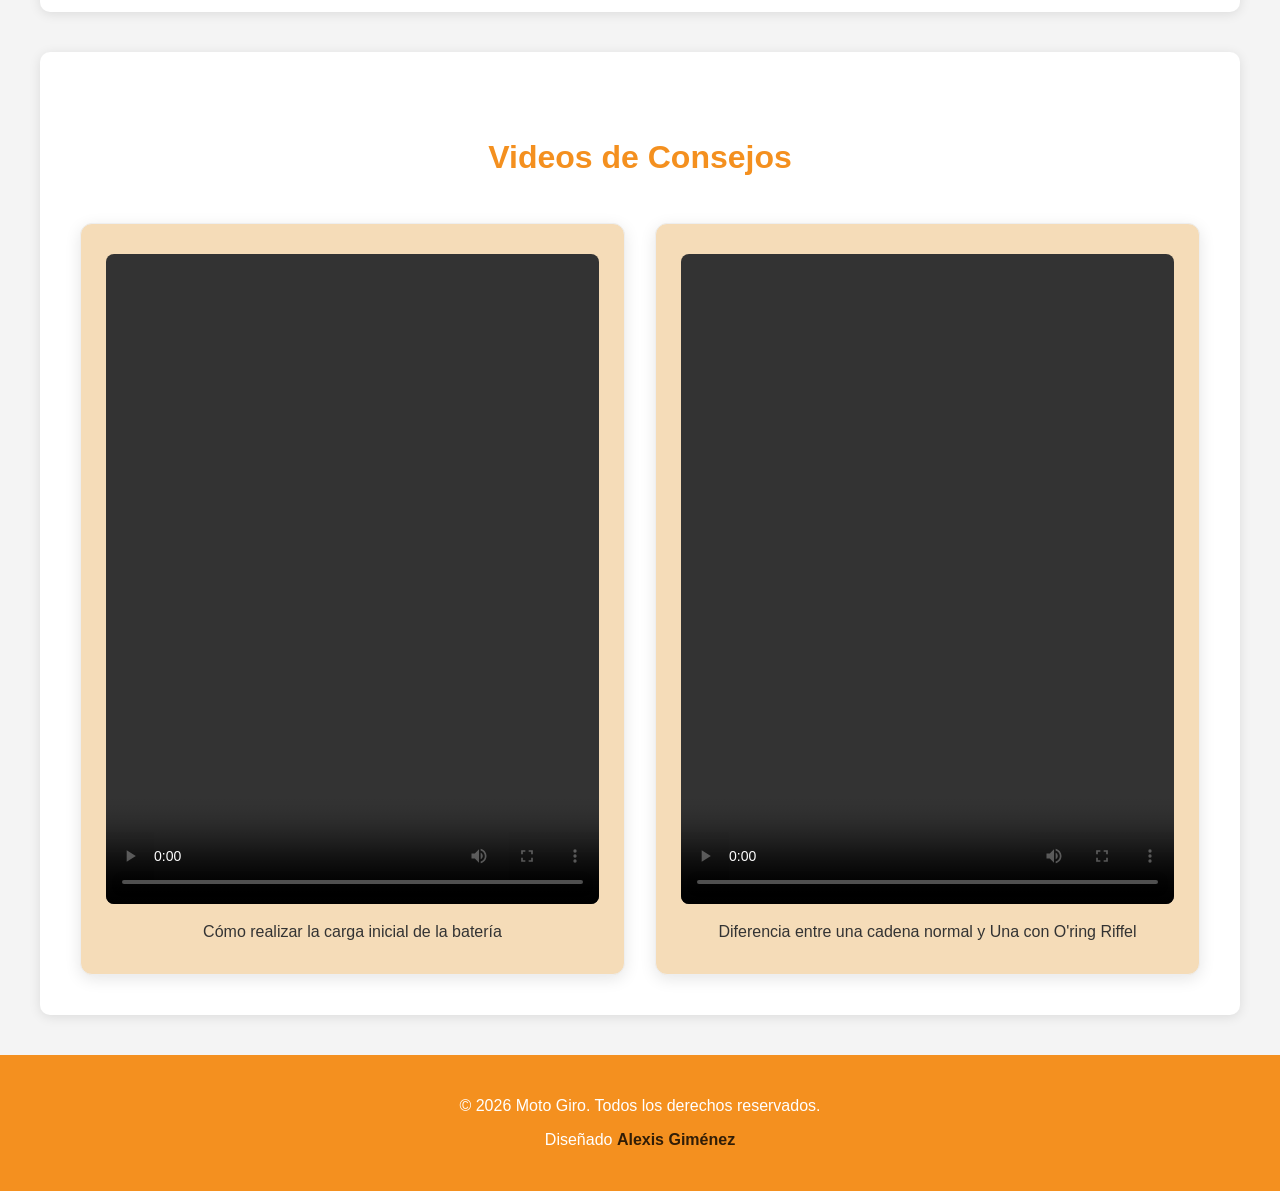
<file: Información_nuevo.html>
<!DOCTYPE html>
<html lang="es">
<head>
    <meta charset="UTF-8">
    <meta name="viewport" content="width=device-width, initial-scale=1.0">
    <meta name="description" content="Información y Consejos sobre motos - Moto Giro. Aprende mantenimiento, seguridad y más.">
    <meta name="keywords" content="información, consejos, mantenimiento, motos, seguridad">
    <link href="https://fonts.cdnfonts.com/css/microsoft-avant" rel="stylesheet">
    <link rel="stylesheet" href="https://cdnjs.cloudflare.com/ajax/libs/font-awesome/6.4.0/css/all.min.css">
    <title>Información y Consejos | Moto Giro</title>
    <link rel="icon" type="image/png" href="img/moto_giro.png">
    <link rel="stylesheet" href="styles.css">
</head>
<body>
    <header>
        <div style="flex: 0 0 auto;">
            <img src="img/moto_giro.png" alt="MotoGiro Logo - Información">
        </div>
        <button class="menu-toggle" aria-label="Abrir menú" aria-expanded="false">&#9776;</button>
        <nav>
            <ul>
                <li><a href="index.html">Inicio</a></li>
                <li class="submenu">
                    <a href="Catalogo.html">Catálogo</a>
                    <ul>
                        <li><a href="Catalogo-aceites.html"><i class="fas fa-oil-can"></i> Aceites</a></li>
                        <li><a href="Catalogo-cascos.html"><i class="fas fa-helmet-safety"></i> Cascos</a></li>
                        <li><a href="Catalogo-bujias.html"><i class="fas fa-bolt"></i> Bujías</a></li>
                        <li><a href="Catalogo-cadenas.html"><i class="fas fa-link"></i> Cadenas</a></li>
                        <li><a href="Catalogo-camaras.html"><i class="fas fa-circle"></i> Cámaras</a></li>
                        <li><a href="Catalogo-cubiertas_nuevo.html"><i class="fas fa-dot-circle"></i> Cubiertas</a></li>
                        <li><a href="Catalogo-zapatas_nuevo.html"><i class="fas fa-shoe-prints"></i> Zapatas</a></li>
                    </ul>
                </li>
                <li><a href="Información_nuevo.html">Información y Consejos</a></li>
                <li><a href="Quienes_somos_nuevo.html">Nosotros</a></li>
                <li><a href="contacto.html">Contacto</a></li>
            </ul>
        </nav>
    </header>

    <main>
        
            
            <div class="servicios-container">
        <h1>Información</h1>
             <p style="text-align: center; color: #666; margin-bottom: 30px;">Aprende sobre mantenimiento, seguridad y más sobre tu motocicleta.</p>
        <div class="servicios-lista">
            <div class="servicio">
                <i class="fas fa-motorcycle"></i>
                <h3>Venta de Repuestos</h3>
                <p>Amplio stock de repuestos originales y alternativos para todas las marcas y modelos.</p>
            </div>
            <div class="servicio">
                <i class="fas fa-shield-alt"></i>
                <h3>Accesorios y Equipamiento</h3>
                <p>Venta de cascos, guantes, indumentaria y accesorios para tu seguridad y comodidad.</p>
            </div>
            <div class="servicio">
                <i class="fas fa-headset"></i>
                <h3>Asesoría y Atención Personalizada</h3>
                <p>Personal capacitado para asesorarte en la compra de repuestos y accesorios para tu motocicleta.</p>
            </div>
        </div>
        <h1 style="margin-top:40px;">Consejos</h1>
        <p style="text-align: center; color: #666; margin-bottom: 30px;">Mantener tu motocicleta en buen estado no solo alarga su vida útil, también mejora tu seguridad y experiencia al conducir.</p>
        <div class="servicios-lista">
            <div class="servicio">
                <i class="fas fa-tools"></i>
                <h3>Revisión del Sistema de Frenos</h3>
                <p>Inspecciona las pastillas de freno, el líquido y escucha cualquier ruido extraño. Cambia las pastillas si están desgastadas y mantén el sistema en óptimo estado.</p>
            </div>
            <div class="servicio">
                <i class="fas fa-oil-can"></i>
                <h3>Revisión del Aceite del Motor</h3>
                <p>Revisa y cambia el aceite periódicamente. Esto mantiene el motor lubricado y limpio. Hazlo cada 1,000 a 2,000 km, o según las indicaciones del fabricante.</p>
            </div>
            <div class="servicio">
                <i class="fas fa-bolt"></i>
                <h3>Cuida la Batería</h3>
                <p>Revisa la carga con frecuencia y limpia los terminales. Si la motocicleta no se usa por un tiempo, desconecta la batería o utiliza un cargador de mantenimiento.</p>
            </div>
        </div>
    </div>
    <div class="videos-consejos-container">
        <h1 style="color:#F4901F; text-align:center; margin-top:40px;">Videos de Consejos</h1>
        <div class="videos-lista">
            <div class="video-item">
                <video controls width="460">
                    <source src="videos/consejo bateria.mp4" type="video/mp4">
                    Tu navegador no soporta el video.
                </video>
                <p>Cómo realizar la carga inicial de la batería</p>
            </div>
            <div class="video-item">
                <video controls width="460">
                    <source src="videos/consejo transmision.mp4" type="video/mp4">
                    Tu navegador no soporta el video.
                </video>
                <p>Diferencia entre una cadena normal y Una con O'ring Riffel</p>
            </div>
            <!-- Agrega más bloques .video-item para más videos -->
        </div>
    </div>
      
    </main>

    <footer>
        <p>&copy; 2026 Moto Giro. Todos los derechos reservados.</p>
        <p>Diseñado <a class="Programmer" href="https://wa.me/595981382656?text=Hola%2C%20quiero%20saber%20más%20sobre%20el%20diseño%20de%20esta%20página%20web" 
                   target="_blank" rel="noopener noreferrer">Alexis Giménez</a></p>
    </footer>

    <script>
        document.addEventListener('DOMContentLoaded', function() {
            const toggle = document.querySelector('.menu-toggle');
            const menu = document.querySelector('header nav ul');
            const links = menu.querySelectorAll('a');
            
            toggle.addEventListener('click', function() {
                const isExpanded = toggle.getAttribute('aria-expanded') === 'true';
                toggle.setAttribute('aria-expanded', !isExpanded);
                menu.classList.toggle('active');
            });
            
            links.forEach(link => {
                link.addEventListener('click', function() {
                    toggle.setAttribute('aria-expanded', 'false');
                    menu.classList.remove('active');
                });
            });
        });
    </script>

    <!-- Tawk.to Chat Widget -->
    <!--Start of Tawk.to Script-->
<script type="text/javascript">
var Tawk_API=Tawk_API||{}, Tawk_LoadStart=new Date();
(function(){
var s1=document.createElement("script"),s0=document.getElementsByTagName("script")[0];
s1.async=true;
s1.src='https://embed.tawk.to/68719416448147190c19d751/1ivtqkunh';
s1.charset='UTF-8';
s1.setAttribute('crossorigin','*');
s0.parentNode.insertBefore(s1,s0);
})();
</script>
<!--End of Tawk.to Script-->
</body>
</html>
</file>
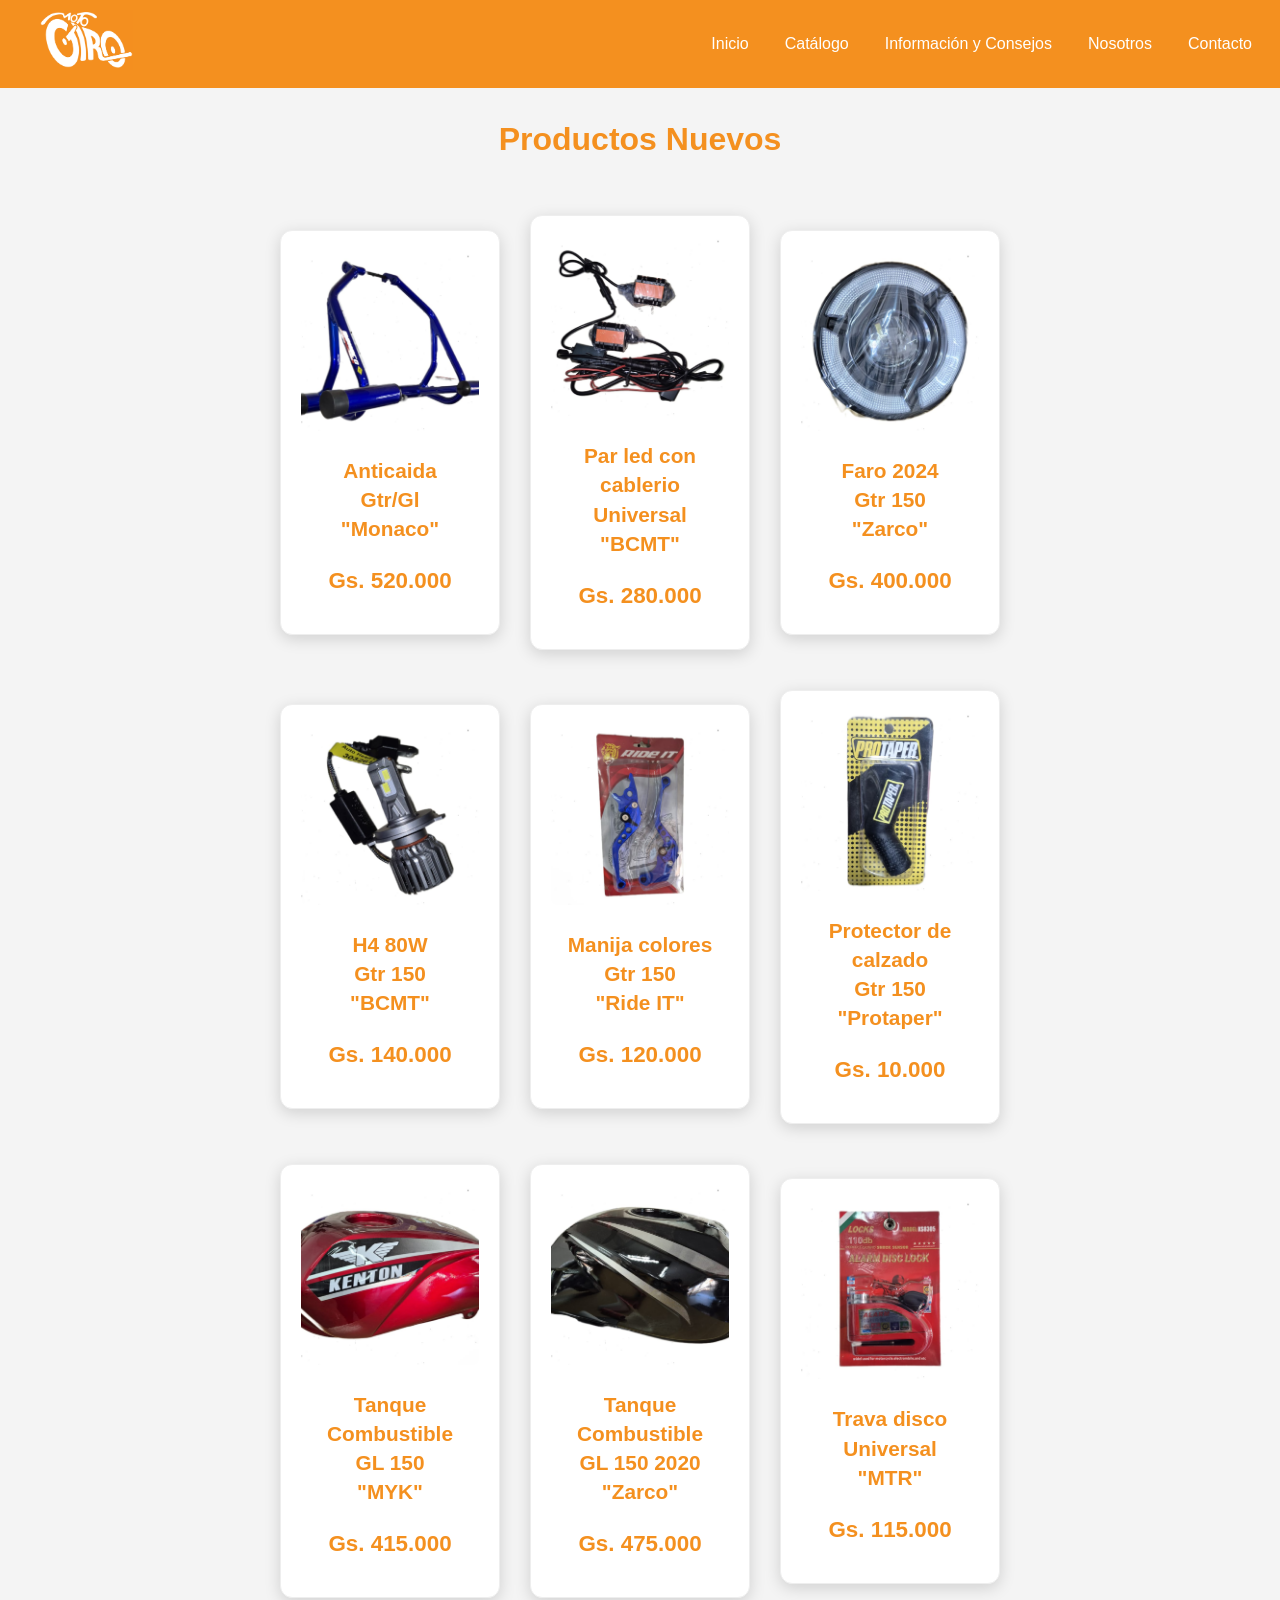
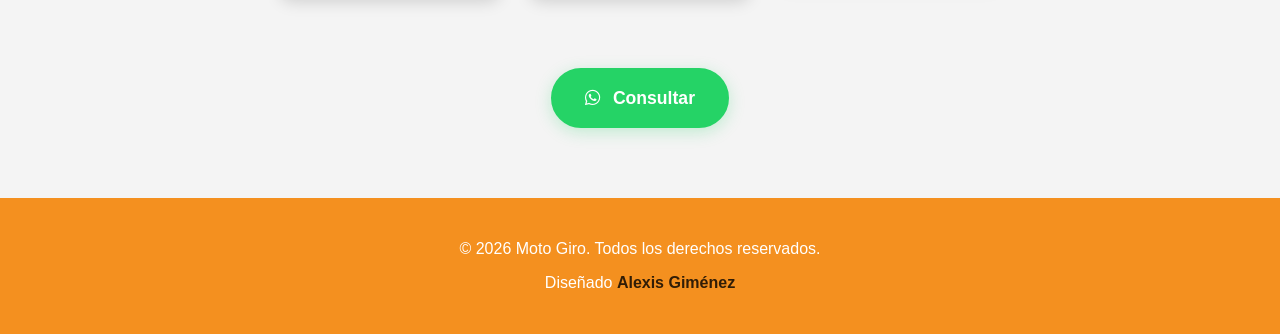
<file: nuevos_nuevo.html>
﻿<!DOCTYPE html>
<html lang="es">
<head>
    <meta charset="UTF-8">
    <meta name="viewport" content="width=device-width, initial-scale=1.0">
    <meta name="description" content="Productos nuevos en Moto Giro - Última incorporación de repuestos y accesorios para motos.">
    <meta name="keywords" content="nuevos, productos, repuestos, accesorios, últimas incorporaciones">
    <link href="https://fonts.cdnfonts.com/css/microsoft-avant" rel="stylesheet">
    <link rel="stylesheet" href="https://cdnjs.cloudflare.com/ajax/libs/font-awesome/6.4.0/css/all.min.css">
    <title>Productos Nuevos | Moto Giro</title>
    <link rel="icon" type="image/png" href="img/moto_giro.png">
    <link rel="stylesheet" href="styles.css">
</head>
<body>
    <header>
        <div style="flex: 0 0 auto;">
            <img src="img/moto_giro.png" alt="MotoGiro Logo - Productos Nuevos">
        </div>
        <button class="menu-toggle" aria-label="Abrir menú" aria-expanded="false">&#9776;</button>
        <nav>
            <ul>
                <li><a href="index.html">Inicio</a></li>
                <li class="submenu">
                    <a href="Catalogo.html">Catálogo</a>
                    <ul>
                        <li><a href="Catalogo-aceites.html"><i class="fas fa-oil-can"></i> Aceites</a></li>
                        <li><a href="Catalogo-cascos.html"><i class="fas fa-helmet-safety"></i> Cascos</a></li>
                        <li><a href="Catalogo-bujias.html"><i class="fas fa-bolt"></i> Bujías</a></li>
                        <li><a href="Catalogo-cadenas.html"><i class="fas fa-link"></i> Cadenas</a></li>
                        <li><a href="Catalogo-camaras.html"><i class="fas fa-circle"></i> Cámaras</a></li>
                        <li><a href="Catalogo-cubiertas_nuevo.html"><i class="fas fa-dot-circle"></i> Cubiertas</a></li>
                        <li><a href="Catalogo-zapatas_nuevo.html"><i class="fas fa-shoe-prints"></i> Zapatas</a></li>
                    </ul>
                </li>
                <li><a href="Información_nuevo.html">Información y Consejos</a></li>
                <li><a href="Quienes_somos_nuevo.html">Nosotros</a></li>
                <li><a href="contacto.html">Contacto</a></li>
            </ul>
        </nav>
    </header>
    <main>
        <h2 class="titulo">Productos Nuevos</h2>
        <main id="contenido">
            <section id="productos">
         <article class="Producto">
                    <img src="img nuevos/anticaida.jpg" alt="Anticaida">
                    <h3 class="articulo">Anticaida<br>Gtr/Gl<br>"Monaco"</h3>
                    <p class="precio">Gs. 520.000</p>
                </article>
                <article class="Producto">
                    <img src="img nuevos/barra con cablerio.jpg" alt="Barra con cablerio">
                    <h3 class="articulo">Par led con cablerio<br>Universal<br>"BCMT"</h3>
                    <p class="precio">Gs. 280.000</p>
                </article>
                <article class="Producto">
                    <img src="img nuevos/faro 2024.jpg" alt="Faro 2024">
                    <h3 class="articulo">Faro 2024<br>Gtr 150<br>"Zarco"</h3>
                    <p class="precio">Gs. 400.000</p>
                </article>
            </section>
        </main>
    </div>
    <div>
        <main id="contenido">
            <section id="productos">
                <article class="Producto">
                    <img src="img nuevos/h4 80w.jpg" alt="H4 80W">
                    <h3 class="articulo">H4 80W<br>Gtr 150<br>"BCMT"</h3>
                    <p class="precio">Gs. 140.000</p>
                </article>
                <article class="Producto">
                    <img src="img nuevos/manija colores.jpg" alt="Manija colores">
                    <h3 class="articulo">Manija colores<br>Gtr 150<br>"Ride IT"</h3>
                    <p class="precio">Gs. 120.000</p>
                </article>
                <article class="Producto">
                    <img src="img nuevos/protector de calzado.jpg" alt="Protector de calzado">
                    <h3 class="articulo">Protector de calzado<br>Gtr 150<br>"Protaper"</h3>
                    <p class="precio">Gs. 10.000</p>
                </article>
            </section>
        </main>
    </div>
     <div>
        <main id="contenido">
            <section id="productos">
                <article class="Producto">
                    <img src="img nuevos/tanque gl 2019.jpg" alt="Tanque gl 2019">
                    <h3 class="articulo">Tanque Combustible<br>GL 150<br>"MYK"</h3>
                    <p class="precio">Gs. 415.000</p>
                </article>
                <article class="Producto">
                    <img src="img nuevos/tanque gl 2020.jpg" alt="Tanque gl 2020">
                    <h3 class="articulo">Tanque Combustible<br>GL 150 2020<br>"Zarco"</h3>
                    <p class="precio">Gs. 475.000</p>
                </article>
                <article class="Producto">
                    <img src="img nuevos/trava disco.jpg" alt="Trava disco">
                    <h3 class="articulo">Trava disco<br>Universal<br>"MTR"</h3>
                    <p class="precio">Gs. 115.000</p>
                </article>
            </section>

    <div class="contenedor-boton-whatsapp">
        <a href="https://wa.me/595985240730?text=Hola%2C%20quiero%20obtener%20información%20sobre%20los%20productos%20nuevos%20Moto%20Giro"
           target="_blank"
           rel="noopener noreferrer"
           class="boton-whatsapp">
            <i class="fab fa-whatsapp"></i> Consultar
        </a>
    </div>

    <footer>
        <p>&copy; 2026 Moto Giro. Todos los derechos reservados.</p>
        <p>Diseñado <a class="Programmer" href="https://wa.me/595981382656?text=Hola%2C%20quiero%20saber%20más%20sobre%20el%20diseño%20de%20esta%20página%20web" 
                   target="_blank" rel="noopener noreferrer">Alexis Giménez</a></p>
    </footer>

    <script>
        document.addEventListener('DOMContentLoaded', function() {
            const toggle = document.querySelector('.menu-toggle');
            const menu = document.querySelector('header nav ul');
            const links = menu.querySelectorAll('a');
            
            toggle.addEventListener('click', function() {
                const isExpanded = toggle.getAttribute('aria-expanded') === 'true';
                toggle.setAttribute('aria-expanded', !isExpanded);
                menu.classList.toggle('active');
            });
            
            links.forEach(link => {
                link.addEventListener('click', function() {
                    toggle.setAttribute('aria-expanded', 'false');
                    menu.classList.remove('active');
                });
            });
        });
    </script>

    <!-- Tawk.to Chat Widget -->
    <!--Start of Tawk.to Script-->
<script type="text/javascript">
var Tawk_API=Tawk_API||{}, Tawk_LoadStart=new Date();
(function(){
var s1=document.createElement("script"),s0=document.getElementsByTagName("script")[0];
s1.async=true;
s1.src='https://embed.tawk.to/68719416448147190c19d751/1ivtqkunh';
s1.charset='UTF-8';
s1.setAttribute('crossorigin','*');
s0.parentNode.insertBefore(s1,s0);
})();
</script>
<!--End of Tawk.to Script-->
</body>
</html>
</file>
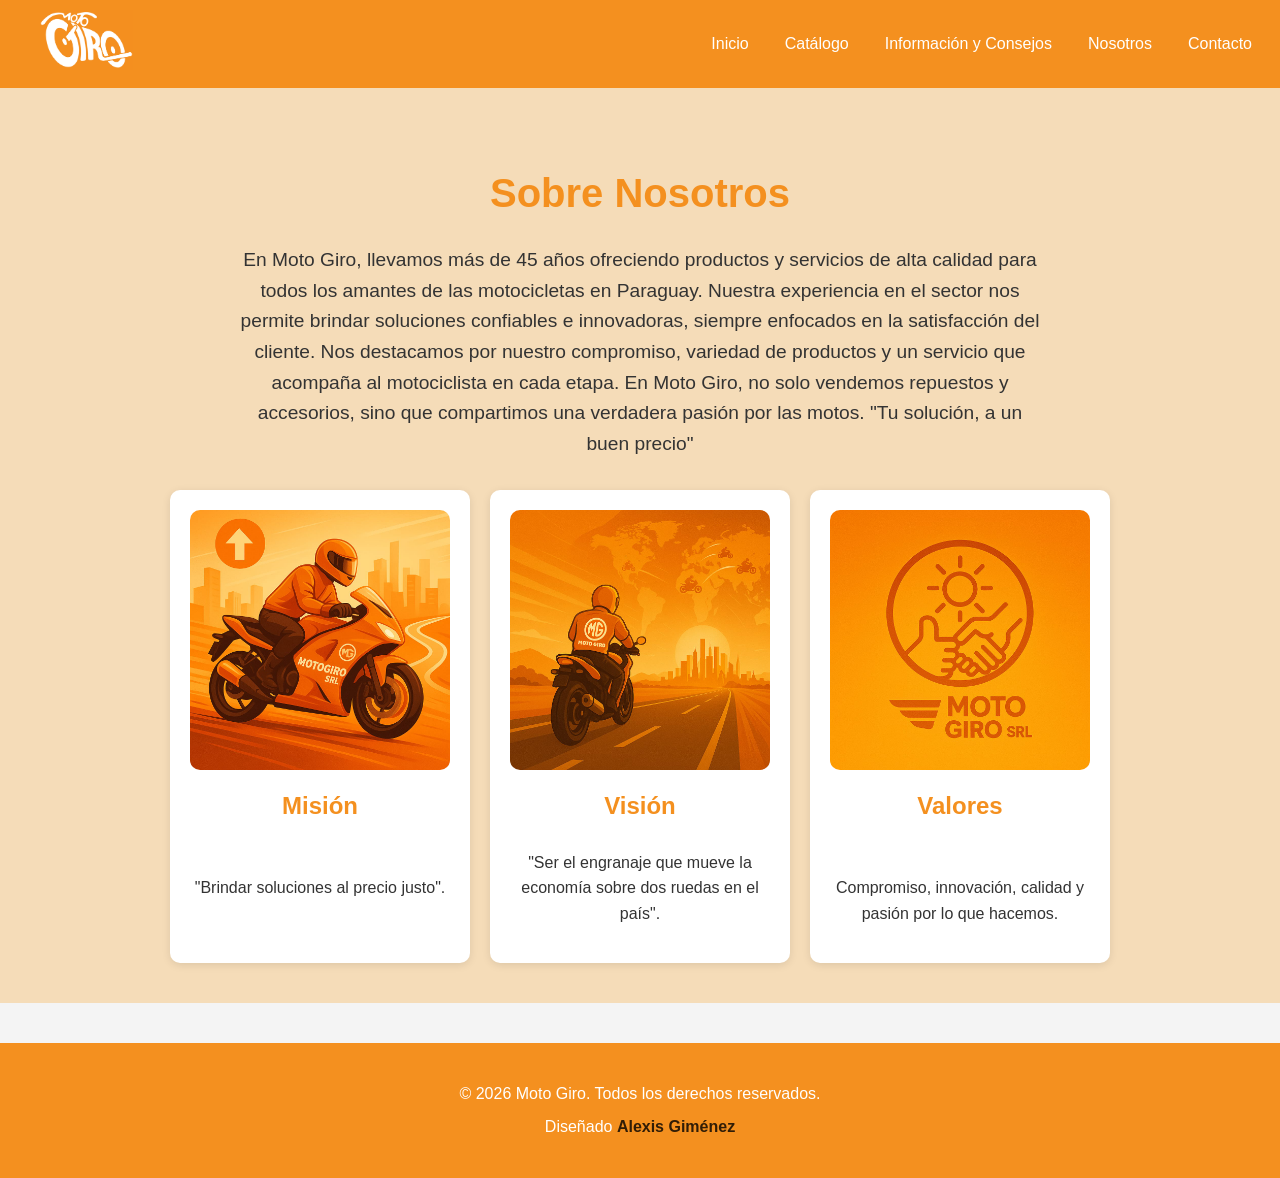
<file: Quienes_somos_nuevo.html>
﻿<!DOCTYPE html>
<html lang="es">
<head>
    <meta charset="UTF-8">
    <meta name="viewport" content="width=device-width, initial-scale=1.0">
    <meta name="description" content="Quiénes Somos - Moto Giro. Más de 45 años sirviendo a motociclistas con repuestos y accesorios.">
    <meta name="keywords" content="nosotros, moto giro, historia, equipo, misión">
    <link href="https://fonts.cdnfonts.com/css/microsoft-avant" rel="stylesheet">
    <link rel="stylesheet" href="https://cdnjs.cloudflare.com/ajax/libs/font-awesome/6.4.0/css/all.min.css">
    <title>Quiénes Somos | Moto Giro</title>
    <link rel="icon" type="image/png" href="img/moto_giro.png">
    <link rel="stylesheet" href="styles.css">
</head>
<body>
    <header>
        <div style="flex: 0 0 auto;">
            <img src="img/moto_giro.png" alt="MotoGiro Logo - Quiénes Somos">
        </div>
        <button class="menu-toggle" aria-label="Abrir menú" aria-expanded="false">&#9776;</button>
        <nav>
            <ul>
                <li><a href="index.html">Inicio</a></li>
                <li class="submenu">
                    <a href="Catalogo.html">Catálogo</a>
                    <ul>
                        <li><a href="Catalogo-aceites.html"><i class="fas fa-oil-can"></i> Aceites</a></li>
                        <li><a href="Catalogo-cascos.html"><i class="fas fa-helmet-safety"></i> Cascos</a></li>
                        <li><a href="Catalogo-bujias.html"><i class="fas fa-bolt"></i> Bujías</a></li>
                        <li><a href="Catalogo-cadenas.html"><i class="fas fa-link"></i> Cadenas</a></li>
                        <li><a href="Catalogo-camaras.html"><i class="fas fa-circle"></i> Cámaras</a></li>
                        <li><a href="Catalogo-cubiertas_nuevo.html"><i class="fas fa-dot-circle"></i> Cubiertas</a></li>
                        <li><a href="Catalogo-zapatas_nuevo.html"><i class="fas fa-shoe-prints"></i> Zapatas</a></li>
                    </ul>
                </li>
                <li><a href="Información_nuevo.html">Información y Consejos</a></li>
                <li><a href="Quienes_somos_nuevo.html">Nosotros</a></li>
                <li><a href="contacto.html">Contacto</a></li>
            </ul>
        </nav>
    </header>

    <main>
        <section id="nosotros" style="background-color: #F5DCB8; padding: 40px 20px; text-align: center;">
            <h2 style="font-family: 'Microsoft Avant', sans-serif; font-size: 2.5rem; color: #F4901F; margin-bottom: 20px;">Sobre Nosotros</h2>
            <p style="font-family: 'Microsoft Avant', sans-serif; font-size: 1.2rem; color: #333; max-width: 800px; margin: 0 auto;">
                En Moto Giro, llevamos más de 45 años ofreciendo productos y servicios de alta calidad para todos los amantes de las motocicletas en Paraguay.
                Nuestra experiencia en el sector nos permite brindar soluciones confiables e innovadoras, siempre enfocados en la satisfacción del cliente.
                Nos destacamos por nuestro compromiso, variedad de productos y un servicio que acompaña al motociclista en cada etapa. 
                En Moto Giro, no solo vendemos repuestos y accesorios, sino que compartimos una verdadera pasión por las motos.
                "Tu solución, a un buen precio"
            </p>
            <div style="display: flex; justify-content: center; align-items: center; gap: 20px; margin-top: 30px; flex-wrap: wrap;">
                <div style="background: #fff; border-radius: 10px; box-shadow: 0 2px 8px rgba(0,0,0,0.1); padding: 20px; width: 300px; text-align: center;">
                    <img src="img/mision-mg.jpg" alt="Misión" style="width: 100%; border-radius: 10px;">
                    <h3 style="font-family: 'Microsoft Avant', sans-serif; font-size: 1.5rem; color: #F4901F; margin-top: 10px;">Misión</h3>
                    <p style="font-family: 'Microsoft Avant', sans-serif; font-size: 1rem; color: #333;"> <br>
                        "Brindar soluciones al precio justo".       
                        <br>
                        <br>        
                    </p>
                </div>
                <div style="background: #fff; border-radius: 10px; box-shadow: 0 2px 8px rgba(0,0,0,0.1); padding: 20px; width: 300px; text-align: center;">
                    <img src="img/vision-mg.jpg" alt="Visión" style="width: 100%; border-radius: 10px;">
                    <h3 style="font-family: 'Microsoft Avant', sans-serif; font-size: 1.5rem; color: #F4901F; margin-top: 10px;">Visión</h3>
                    <p style="font-family: 'Microsoft Avant', sans-serif; font-size: 1rem; color: #333;">
                        "Ser el engranaje que mueve la economía sobre dos ruedas en el país".
                    </p>
                </div>
                <div style="background: #fff; border-radius: 10px; box-shadow: 0 2px 8px rgba(0,0,0,0.1); padding: 20px; width: 300px; text-align: center;">
                    <img src="img/valores-mg.jpg" alt="Valores" style="width: 100%; border-radius: 10px;">
                    <h3 style="font-family: 'Microsoft Avant', sans-serif; font-size: 1.5rem; color: #F4901F; margin-top: 10px;">Valores</h3>
                    <p style="font-family: 'Microsoft Avant', sans-serif; font-size: 1rem; color: #333;"> <br>
                        Compromiso, innovación, calidad y pasión por lo que hacemos.
                    </p>
                </div>
            </div>
        </section>
    </main>

    <footer>
        <p>&copy; 2026 Moto Giro. Todos los derechos reservados.</p>
        <p>Diseñado <a class="Programmer" href="https://wa.me/595981382656?text=Hola%2C%20quiero%20saber%20más%20sobre%20el%20diseño%20de%20esta%20página%20web" 
                   target="_blank" rel="noopener noreferrer">Alexis Giménez</a></p>
    </footer>

    <script>
        document.addEventListener('DOMContentLoaded', function() {
            const toggle = document.querySelector('.menu-toggle');
            const menu = document.querySelector('header nav ul');
            const links = menu.querySelectorAll('a');
            
            toggle.addEventListener('click', function() {
                const isExpanded = toggle.getAttribute('aria-expanded') === 'true';
                toggle.setAttribute('aria-expanded', !isExpanded);
                menu.classList.toggle('active');
            });
            
            links.forEach(link => {
                link.addEventListener('click', function() {
                    toggle.setAttribute('aria-expanded', 'false');
                    menu.classList.remove('active');
                });
            });
        });
    </script>

    <!-- Tawk.to Chat Widget -->
    <!--Start of Tawk.to Script-->
<script type="text/javascript">
var Tawk_API=Tawk_API||{}, Tawk_LoadStart=new Date();
(function(){
var s1=document.createElement("script"),s0=document.getElementsByTagName("script")[0];
s1.async=true;
s1.src='https://embed.tawk.to/68719416448147190c19d751/1ivtqkunh';
s1.charset='UTF-8';
s1.setAttribute('crossorigin','*');
s0.parentNode.insertBefore(s1,s0);
})();
</script>
<!--End of Tawk.to Script-->
</body>
</html>
</file>
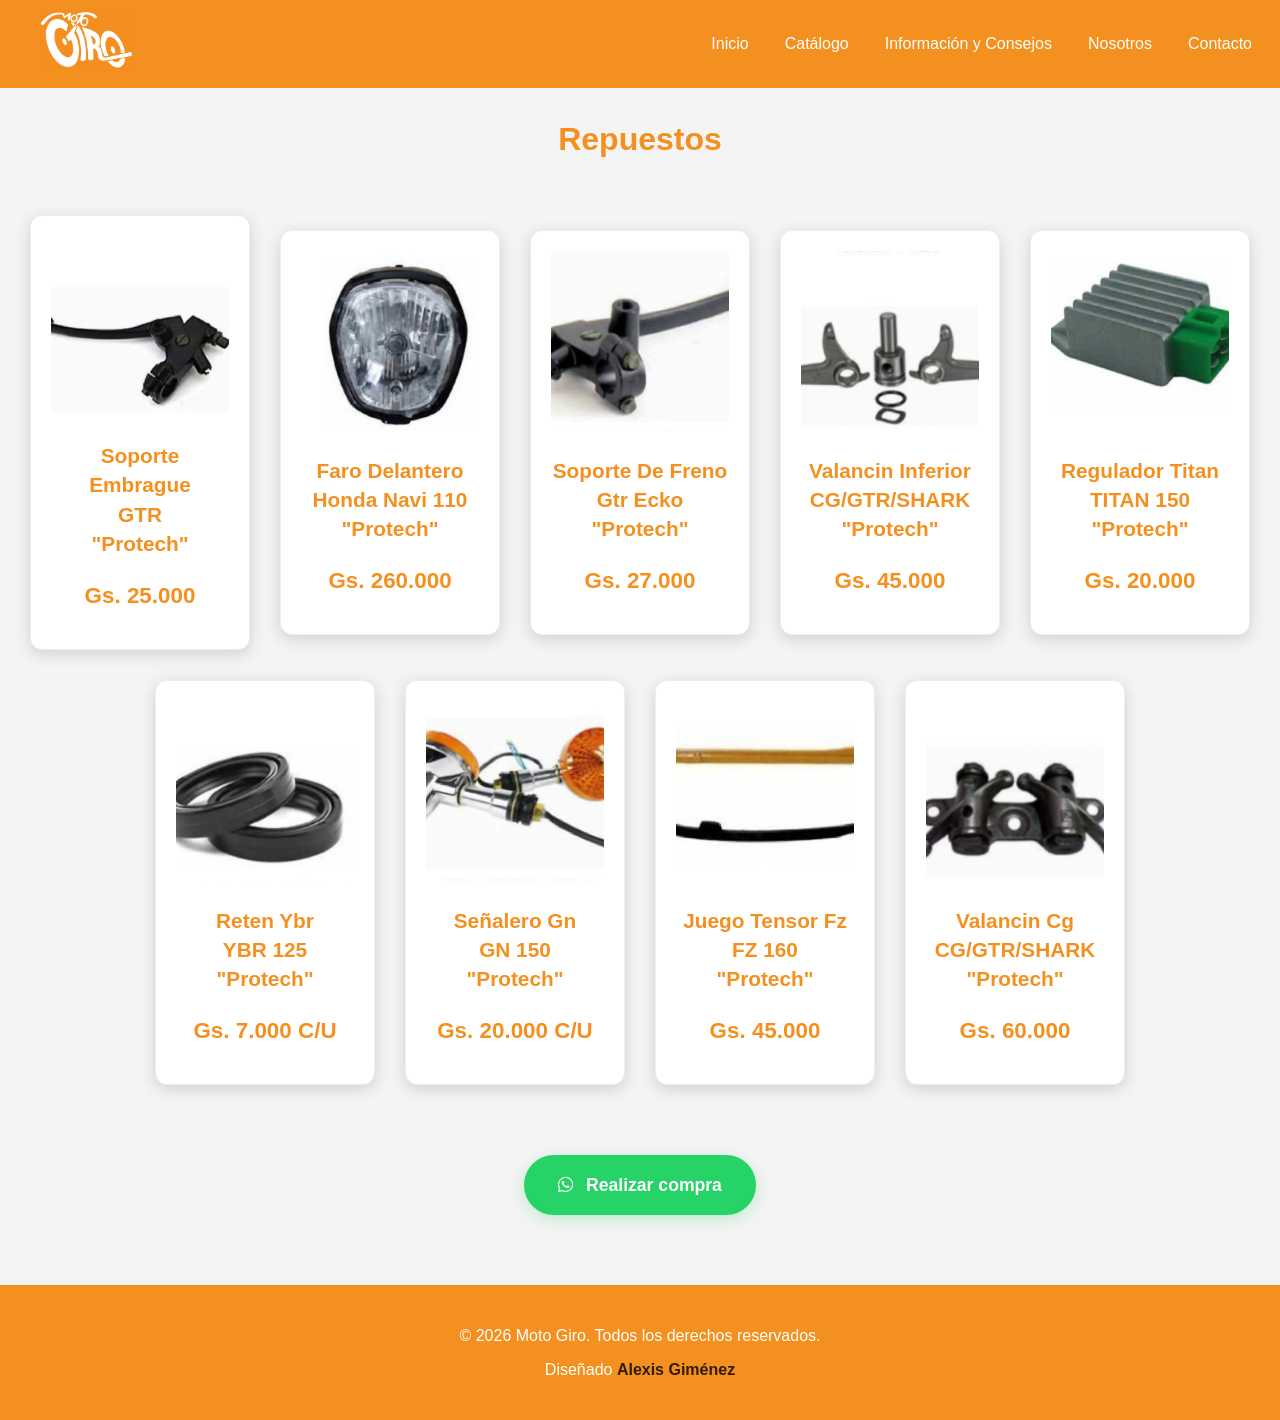
<file: Repuestos.html>
﻿<!DOCTYPE html>
<html lang="es">
<head>
    <meta charset="UTF-8">
    <meta name="viewport" content="width=device-width, initial-scale=1.0">
    <meta name="description" content="Repuestos para motocicletas - Moto Giro. Encuentra componentes de calidad para tu moto.">
    <meta name="keywords" content="repuestos, motos, componentes, accesorios">
    <link href="https://fonts.cdnfonts.com/css/microsoft-avant" rel="stylesheet">
    <link rel="stylesheet" href="https://cdnjs.cloudflare.com/ajax/libs/font-awesome/6.4.0/css/all.min.css">
    <title>Repuestos | Moto Giro</title>
    <link rel="icon" type="image/png" href="img/moto_giro.png">
    <link rel="stylesheet" href="styles.css">
</head>
<body>
    <header>
        <div style="flex: 0 0 auto;">
            <img src="img/moto_giro.png" alt="MotoGiro Logo - Repuestos">
        </div>
        <button class="menu-toggle" aria-label="Abrir menú" aria-expanded="false">&#9776;</button>
        <nav>
            <ul>
                <li><a href="index.html">Inicio</a></li>
                <li class="submenu">
                    <a href="Catalogo.html">Catálogo</a>
                    <ul>
                        <li><a href="Catalogo-aceites.html"><i class="fas fa-oil-can"></i> Aceites</a></li>
                        <li><a href="Catalogo-cascos.html"><i class="fas fa-helmet-safety"></i> Cascos</a></li>
                        <li><a href="Catalogo-bujias.html"><i class="fas fa-bolt"></i> Bujías</a></li>
                        <li><a href="Catalogo-cadenas.html"><i class="fas fa-link"></i> Cadenas</a></li>
                        <li><a href="Catalogo-camaras.html"><i class="fas fa-circle"></i> Cámaras</a></li>
                        <li><a href="Catalogo-cubiertas_nuevo.html"><i class="fas fa-dot-circle"></i> Cubiertas</a></li>
                        <li><a href="Catalogo-zapatas_nuevo.html"><i class="fas fa-shoe-prints"></i> Zapatas</a></li>
                    </ul>
                </li>
                <li><a href="Información_nuevo.html">Información y Consejos</a></li>
                <li><a href="Quienes_somos_nuevo.html">Nosotros</a></li>
                <li><a href="contacto.html">Contacto</a></li>
            </ul>
        </nav>
    </header>
    <main>
        <h2 class="titulo">Repuestos</h2>
        <section id="productos">
            <article class="Producto">
                <img src="img repuestos/embrague gtr.jpg" alt="Soporte Embrague GTR">
                <h3 class="articulo">Soporte Embrague<br>GTR<br>"Protech"</h3>
                <p class="precio">Gs. 25.000</p>
            </article>
            <article class="Producto">
                <img src="img repuestos/faro navi.jpg" alt="Faro Delantero Honda Navi 110">
                <h3 class="articulo">Faro Delantero<br>Honda Navi 110<br>"Protech"</h3>
                <p class="precio">Gs. 260.000</p>
            </article>
            <article class="Producto">
                <img src="img repuestos/freno forte.jpg" alt="Soporte De Freno GTR Ecko">
                <h3 class="articulo">Soporte De Freno<br>Gtr Ecko<br>"Protech"</h3>
                <p class="precio">Gs. 27.000</p>
            </article>
            <article class="Producto">
                <img src="img repuestos/inferior cg.jpg" alt="Valancin Inferior CG">
                <h3 class="articulo">Valancin Inferior<br>CG/GTR/SHARK<br>"Protech"</h3>
                <p class="precio">Gs. 45.000</p>
            </article>
            <article class="Producto">
                <img src="img repuestos/regulador titan.jpg" alt="Regulador Titan 150">
                <h3 class="articulo">Regulador Titan<br>TITAN 150<br>"Protech"</h3>
                <p class="precio">Gs. 20.000</p>
            </article>
            <article class="Producto">
                <img src="img repuestos/reten ybr.jpg" alt="Reten YBR 125">
                <h3 class="articulo">Reten Ybr<br>YBR 125<br>"Protech"</h3>
                <p class="precio">Gs. 7.000 C/U</p>
            </article>
            <article class="Producto">
                <img src="img repuestos/señalero gn.jpg" alt="Señalero GN 150">
                <h3 class="articulo">Señalero Gn<br>GN 150<br>"Protech"</h3>
                <p class="precio">Gs. 20.000 C/U</p>
            </article>
            <article class="Producto">
                <img src="img repuestos/tensor fz.jpg" alt="Juego Tensor FZ 160">
                <h3 class="articulo">Juego Tensor Fz<br>FZ 160<br>"Protech"</h3>
                <p class="precio">Gs. 45.000</p>
            </article>
            <article class="Producto">
                <img src="img repuestos/valancin cg.jpg" alt="Valancin CG">
                <h3 class="articulo">Valancin Cg<br>CG/GTR/SHARK<br>"Protech"</h3>
                <p class="precio">Gs. 60.000</p>
            </article>
        </section>
    </main>

    <div class="contenedor-boton-whatsapp">
        <a href="https://wa.me/595985240730?text=Hola%2C%20quiero%20realizar%20una%20compra%20de%20repuestos%20Moto%20Giro"
           target="_blank"
           rel="noopener noreferrer"
           class="boton-whatsapp">
            <i class="fab fa-whatsapp"></i> Realizar compra
        </a>
    </div>

    <footer>
        <p>&copy; 2026 Moto Giro. Todos los derechos reservados.</p>
        <p>Diseñado <a class="Programmer" href="https://wa.me/595981382656?text=Hola%2C%20quiero%20saber%20más%20sobre%20el%20diseño%20de%20esta%20página%20web" 
                   target="_blank" rel="noopener noreferrer">Alexis Giménez</a></p>
    </footer>

    <script>
        document.addEventListener('DOMContentLoaded', function() {
            const toggle = document.querySelector('.menu-toggle');
            const menu = document.querySelector('header nav ul');
            const links = menu.querySelectorAll('a');
            
            toggle.addEventListener('click', function() {
                const isExpanded = toggle.getAttribute('aria-expanded') === 'true';
                toggle.setAttribute('aria-expanded', !isExpanded);
                menu.classList.toggle('active');
            });
            
            links.forEach(link => {
                link.addEventListener('click', function() {
                    toggle.setAttribute('aria-expanded', 'false');
                    menu.classList.remove('active');
                });
            });
        });
    </script>

    <!-- Tawk.to Chat Widget -->
    <!--Start of Tawk.to Script-->
<script type="text/javascript">
var Tawk_API=Tawk_API||{}, Tawk_LoadStart=new Date();
(function(){
var s1=document.createElement("script"),s0=document.getElementsByTagName("script")[0];
s1.async=true;
s1.src='https://embed.tawk.to/68719416448147190c19d751/1ivtqkunh';
s1.charset='UTF-8';
s1.setAttribute('crossorigin','*');
s0.parentNode.insertBefore(s1,s0);
})();
</script>
<!--End of Tawk.to Script-->
</body>
</html>
</file>
<file: styles.css>
/* ===== ESTILOS GENERALES ===== */
* {
    box-sizing: border-box;
}

html, body {
    margin: 0;
    padding: 0;
    height: 100%;
}

body {
    font-family: 'Microsoft Avant', Arial, Helvetica, sans-serif;
    background: #f4f4f4;
    color: #333;
    line-height: 1.6;
}

/* ===== HEADER Y NAVEGACIÓN ===== */
header {
    display: flex;
    justify-content: space-between;
    align-items: center;
    padding: 10px 20px;
    background-color: #F4901F;
    min-height: 70px;
    width: 100%;
    position: relative;
    z-index: 50;
}

header img {
    height: 60px;
    margin-left: 20px;
    flex-shrink: 0;
}

header nav {
    flex: 1;
    text-align: right;
    display: flex;
    align-items: center;
    justify-content: flex-end;
}

header ul {
    list-style: none;
    margin: 0;
    padding: 0;
    display: flex;
    gap: 20px;
    align-items: center;
    justify-content: flex-end;
}

header a {
    text-decoration: none;
    color: #FFFFFF;
    font-family: 'Microsoft Avant', sans-serif;
    position: relative;
    transition: background 0.2s, color 0.2s;
    overflow: hidden;
    padding: 5px 8px;
}

header a::after {
    content: "";
    position: absolute;
    left: 0;
    bottom: 2px;
    width: 100%;
    height: 2px;
    background: #FFFFFF;
    transform: scaleX(0);
    transition: transform 0.3s;
    transform-origin: left;
}

header a:hover {
    color: #FFFFFF;
    background-color: rgba(255, 255, 255, 0.2);
    border-radius: 5px;
    cursor: pointer;
}

header a:hover::after {
    transform: scaleX(1);
}

/* ===== MENÚ DESPLEGABLE (CATÁLOGO) ===== */
.submenu {
    position: relative;
}

.submenu ul {
    display: none;
    position: absolute;
    background: #fff;
    min-width: 180px;
    box-shadow: 0 4px 12px rgba(0, 0, 0, 0.15);
    border-radius: 0 0 8px 8px;
    z-index: 100;
    margin-top: 0;
    padding: 0;
    list-style: none;
    text-align: left;
    left: 0;
    top: 100%;
}

.submenu:hover ul,
.submenu:focus-within ul {
    display: block;
}

.submenu ul li a {
    color: #F4901F;
    padding: 12px 18px;
    display: block;
    text-decoration: none;
    border-bottom: 1px solid #eee;
    background: #fff;
    border-radius: 0;
    transition: background 0.2s, color 0.2s;
    text-align: left;
}

.submenu ul li:last-child a {
    border-bottom: none;
}

.submenu ul li a:hover {
    background: #F4901F;
    color: #fff;
}

/* ===== BOTÓN HAMBURGUESA ===== */
.menu-toggle {
    display: none;
    background: transparent;
    border: none;
    font-size: 2rem;
    color: #fff;
    cursor: pointer;
    padding: 8px 12px;
    border-radius: 4px;
    transition: background 0.2s, color 0.2s;
    align-self: center;
}

.menu-toggle:hover,
.menu-toggle:focus {
    background: rgba(255, 255, 255, 0.2);
    outline: none;
}

/* ===== SECCIÓN DE BIENVENIDA ===== */
.container-info {
    position: relative;
    width: 100%;
    height: 90vh;
    background: url('img/info-mg.jpg') no-repeat center center/cover;
    background-attachment: fixed;
}

.info {
    position: absolute;
    top: 0;
    left: 0;
    width: 100%;
    height: 100%;
    background-color: rgba(0, 0, 0, 0.5);
    display: flex;
    flex-direction: column;
    justify-content: center;
    align-items: center;
    color: #fff;
    text-align: center;
    padding: 20px;
}

.info h1 {
    font-size: 3rem;
    margin-bottom: 20px;
    font-weight: bold;
    text-shadow: 2px 2px 4px rgba(0, 0, 0, 0.5);
}

.info p {
    font-size: 1.2rem;
    margin-bottom: 30px;
    max-width: 600px;
    text-shadow: 1px 1px 3px rgba(0, 0, 0, 0.5);
}

/* ===== SECCIÓN DE PRODUCTOS ===== */
.productos-section {
    display: flex;
    flex-direction: column;
    align-items: center;
    background-color: #F5DCB8;
    padding: 40px 20px;
    width: 100%;
}

.productos-section main {
    width: 100%;
}

.productos-section h2 {
    color: #F4901F;
    text-align: center;
    font-size: 2rem;
    margin-bottom: 30px;
}

.productos-lista {
    display: flex;
    justify-content: center;
    align-items: center;
    flex-wrap: wrap;
    gap: 30px;
    padding: 20px;
    width: 100%;
    max-width: 1400px;
}

.producto {
    background: #fff;
    border-radius: 12px;
    box-shadow: 0 4px 16px rgba(0, 0, 0, 0.15);
    padding: 20px;
    width: 220px;
    min-height: 380px;
    display: flex;
    flex-direction: column;
    align-items: center;
    justify-content: space-between;
    border: 1px solid #eee;
    transition: transform 0.2s, box-shadow 0.2s;
}

.producto:hover {
    transform: translateY(-8px) scale(1.03);
    box-shadow: 0 8px 24px rgba(0, 0, 0, 0.2);
    border-color: #F4901F;
}

.producto img {
    width: 100%;
    max-width: 180px;
    height: 180px;
    object-fit: cover;
    border-radius: 8px;
    margin-bottom: 15px;
}

.articulo {
    font-size: 1.3rem;
    margin: 10px 0;
    color: #F4901F;
    text-align: center;
    font-weight: 600;
    line-height: 1.4;
}

.precio {
    font-size: 1.4rem;
    color: #F4901F;
    text-align: center;
    font-weight: bold;
    margin: 10px 0 15px 0;
}

/* ===== BOTONES ===== */
.btn-comprar {
    font-family: 'Microsoft Avant', sans-serif;
    background-color: #F4901F;
    color: #fff;
    border: 2px solid #F4901F;
    padding: 10px 20px;
    border-radius: 5px;
    cursor: pointer;
    text-decoration: none;
    transition: background 0.2s, color 0.2s, border 0.2s;
    font-size: 1rem;
    font-weight: 600;
    display: inline-block;
    margin-top: auto;
}

.btn-comprar:hover {
    background-color: #fff;
    color: #F4901F;
    border: 2px solid #F4901F;
}

/* ===== SECCIÓN DE CATEGORÍAS ===== */
.categorias-section {
    background: #fff;
    padding: 40px 20px;
    width: 100%;
}

.categorias-section h2 {
    color: #F4901F;
    text-align: center;
    font-size: 2rem;
    margin-bottom: 30px;
}

.categorias-lista {
    display: flex;
    justify-content: center;
    gap: 40px;
    flex-wrap: wrap;
    max-width: 1200px;
    margin: 0 auto;
}

.categoria {
    background: #F5DCB8;
    border-radius: 12px;
    padding: 30px 40px;
    text-align: center;
    min-width: 180px;
    max-width: 250px;
    transition: box-shadow 0.2s, transform 0.2s;
    box-shadow: 0 2px 8px rgba(0, 0, 0, 0.06);
    display: flex;
    flex-direction: column;
    align-items: center;
}

.categoria:hover {
    box-shadow: 0 8px 24px rgba(0, 0, 0, 0.12);
    transform: translateY(-6px) scale(1.03);
}

.categoria img {
    width: 100%;
    max-width: 120px;
    height: 120px;
    object-fit: cover;
    margin-bottom: 15px;
    border-radius: 10px;
}

.categoria h3 {
    color: #F4901F;
    margin-bottom: 15px;
    font-size: 1.3rem;
}

.categoria .btn-comprar {
    margin-top: 15px;
}

/* ===== SECCIÓN DE TESTIMONIOS ===== */
.testimonios-section {
    background: #F4901F;
    padding: 40px 20px;
    width: 100%;
}

.testimonios-section h2 {
    color: #fff;
    text-align: center;
    font-size: 2rem;
    margin-bottom: 30px;
}

.testimonios-lista {
    display: flex;
    justify-content: center;
    gap: 40px;
    flex-wrap: wrap;
    max-width: 1200px;
    margin: 0 auto;
}

.testimonio {
    background: #fff;
    border-radius: 12px;
    padding: 30px;
    max-width: 320px;
    box-shadow: 0 4px 12px rgba(0, 0, 0, 0.15);
    transition: transform 0.2s;
}

.testimonio:hover {
    transform: translateY(-4px);
}

.testimonio p {
    font-style: italic;
    color: #333;
    margin: 0 0 15px 0;
    line-height: 1.6;
}

.testimonio .cliente {
    display: flex;
    align-items: center;
    gap: 12px;
    margin-top: 15px;
}

.testimonio .cliente img {
    width: 45px;
    height: 45px;
    border-radius: 50%;
    object-fit: cover;
}

.testimonio .cliente span {
    font-weight: bold;
    color: #F4901F;
}

/* ===== FOOTER ===== */
footer {
    font-family: Arial, Helvetica, sans-serif;
    text-align: center;
    padding: 30px 20px;
    background-color: #F4901F;
    color: #fff;
    width: 100%;
    margin-top: 40px;
 
}

footer p {
    margin: 8px 0;
    line-height: 1.6;
    
}

/* ===== RESPONSIVE - TABLETS ===== */
@media (max-width: 1024px) {
    header {
        padding: 10px 15px;
    }

    .container-info {
        height: 70vh;
    }

    .info h1 {
        font-size: 2.5rem;
    }

    .info p {
        font-size: 1.1rem;
    }

    .productos-lista,
    .categorias-lista,
    .testimonios-lista {
        gap: 20px;
    }

    .producto {
        width: 200px;
    }

    .categoria {
        min-width: 160px;
        padding: 20px 25px;
    }
}

/* ===== RESPONSIVE - MÓVILES ===== */
@media (max-width: 800px) {
    /* Header móvil */
    header {
        flex-direction: row;
        align-items: center;
        padding: 10px 10px;
        justify-content: space-between;
    }

    header img {
        margin-left: 0;
        height: 50px;
    }

    .menu-toggle {
        display: block;
        margin-left: auto;
    }

    header nav {
        width: 100%;
        position: absolute;
        top: 70px;
        right: 0;
        left: 0;
        text-align: left;
        display: block;
        padding: 0;
        flex: none;
    }

    header ul {
        flex-direction: column;
        gap: 0;
        width: 100%;
        padding: 0;
        background: #F4901F;
        box-shadow: 0 4px 16px rgba(0, 0, 0, 0.1);
        border-radius: 0 0 8px 8px;
        display: none;
        animation: slideDown 0.3s ease-out;
    }

    header ul.active {
        display: flex;
    }

    @keyframes slideDown {
        from {
            opacity: 0;
            transform: translateY(-10px);
        }
        to {
            opacity: 1;
            transform: translateY(0);
        }
    }

    header ul li {
        width: 100%;
        margin: 0;
        border-bottom: 1px solid rgba(255, 255, 255, 0.1);
    }

    header ul li:last-child {
        border-bottom: none;
    }

    header a {
        display: block;
        width: 100%;
        padding: 16px 20px;
        border-radius: 0;
        text-align: left;
        color: #fff;
        font-size: 1.1rem;
        font-weight: 600;
    }

    header a:hover,
    header a:focus {
        background: rgba(255, 255, 255, 0.15);
    }

    header a::after {
        display: none;
    }

    .submenu ul {
        position: static;
        min-width: 100%;
        box-shadow: none;
        border-radius: 0;
        margin-top: 0;
        background: rgba(0, 0, 0, 0.1);
        display: none;
    }

    header ul.active .submenu ul,
    .submenu:hover ul {
        display: block;
    }

    .submenu ul li a {
        color: #fff;
        padding: 12px 20px 12px 40px;
        font-weight: normal;
        font-size: 0.95rem;
        border: none;
        background: rgba(0, 0, 0, 0.15);
        opacity: 1;
        visibility: visible;
    }

    .submenu ul li a:hover,
    .submenu ul li a:focus {
        background: rgba(0, 0, 0, 0.25);
        color: #fff;
    }

    /* Contenido móvil */
    .container-info {
        height: 50vh;
    }

    .info h1 {
        font-size: 1.8rem;
        margin-bottom: 15px;
    }

    .info p {
        font-size: 1rem;
        margin-bottom: 20px;
        max-width: 90%;
    }

    .productos-section,
    .categorias-section,
    .testimonios-section {
        padding: 30px 15px;
    }

    .productos-lista,
    .categorias-lista,
    .testimonios-lista {
        gap: 15px;
    }

    .producto {
        width: 100%;
        max-width: 200px;
        min-height: auto;
    }

    .categoria {
        min-width: 140px;
        max-width: 160px;
        padding: 20px 15px;
    }

    .testimonio {
        max-width: 100%;
        min-width: 280px;
        padding: 20px;
    }

    h2 {
        font-size: 1.5rem;
    }

    .articulo {
        font-size: 1.1rem;
    }

    .precio {
        font-size: 1.2rem;
    }

    footer {
        padding: 20px 15px;
        font-size: 0.95rem;
    }

    footer p {
        margin: 5px 0;
    }
}

/* ===== RESPONSIVE - MÓVILES PEQUEÑOS ===== */
@media (max-width: 480px) {
    header img {
        height: 45px;
    }

    .menu-toggle {
        font-size: 1.5rem;
        padding: 6px 10px;
    }

    .container-info {
        height: 40vh;
    }

    .info h1 {
        font-size: 1.4rem;
        margin-bottom: 10px;
    }

    .info p {
        font-size: 0.95rem;
        margin-bottom: 15px;
    }

    .productos-lista,
    .categorias-lista,
    .testimonios-lista {
        gap: 10px;
        padding: 10px;
    }

    .producto {
        width: 100%;
        max-width: 180px;
    }

    .producto img {
        width: 100%;
        height: 140px;
    }

    .categoria {
        min-width: 130px;
        max-width: 150px;
        padding: 15px 12px;
    }

    .categoria img {
        max-width: 100px;
        height: 100px;
    }

    h2 {
        font-size: 1.3rem;
        margin-bottom: 20px;
    }

    .articulo {
        font-size: 1rem;
    }

    .precio {
        font-size: 1.1rem;
    }

    .btn-comprar {
        padding: 8px 16px;
        font-size: 0.9rem;
    }
}

/* ===== FORMULARIO Y CONTACTO ===== */
.container {
    max-width: 800px;
    margin: 40px auto;
    background: #fff;
    padding: 30px 40px;
    border-radius: 10px;
    box-shadow: 0 2px 12px rgba(0, 0, 0, 0.1);
}

.container h1,
.container h2 {
    color: #F4901F;
    text-align: center;
    margin-bottom: 25px;
    font-size: 2rem;
}

form {
    display: flex;
    flex-direction: column;
    gap: 15px;
    margin-bottom: 30px;
}

label {
    font-weight: 600;
    color: #333;
    margin-bottom: 5px;
}

input,
textarea {
    padding: 12px;
    border-radius: 6px;
    border: 1px solid #ddd;
    font-size: 1em;
    font-family: inherit;
    transition: border-color 0.2s;
}

input:focus,
textarea:focus {
    outline: none;
    border-color: #F4901F;
    box-shadow: 0 0 0 3px rgba(244, 144, 31, 0.1);
}

input[type="text"],
input[type="email"],
input[type="phone"],
textarea {
    width: 100%;
}

button {
    background: #F4901F;
    color: #fff;
    border: 2px solid #F4901F;
    padding: 14px 30px;
    border-radius: 6px;
    font-size: 1.1em;
    cursor: pointer;
    font-weight: 600;
    transition: background 0.2s, color 0.2s;
    align-self: center;
}

button:hover {
    background: #fff;
    color: #F4901F;
}

button:active {
    transform: scale(0.98);
}

/* ===== INFORMACIÓN DE CONTACTO ===== */
.contact-info,
.chat,
.ubicacion {
    margin-bottom: 30px;
}

.contact-info h3 {
    color: #F4901F;
    font-size: 1.3rem;
    margin-bottom: 15px;
}

.contact-info p,
.horarios {
    color: #333;
    line-height: 1.8;
    margin-bottom: 10px;
}

.contact-info a {
    color: #F4901F;
    text-decoration: none;
    transition: text-decoration 0.2s;
}

.contact-info a:hover {
    text-decoration: underline;
}

.chat {
    background: #F5DCB8;
    padding: 20px;
    border-radius: 8px;
    border-left: 4px solid #F4901F;
}

.chat h3 {
    color: #F4901F;
    margin-top: 0;
}

.ubicacion iframe {
    width: 100%;
    height: 300px;
    border: none;
    border-radius: 8px;
}

.horarios {
    margin-top: 15px;
}

.horarios p {
    margin-bottom: 8px;
}

/* ===== REDES SOCIALES ===== */
.redes-sociales {
    margin-top: 40px;
    text-align: center;
    padding: 30px 0;
    border-top: 2px solid #eee;
}

.redes-sociales h2 {
    color: #F4901F;
    font-family: 'Microsoft Avant', sans-serif;
    margin-bottom: 25px;
    font-size: 1.8rem;
}

.redes-sociales a {
    font-size: 3rem;
    margin: 0 15px;
    transition: color 0.3s, transform 0.3s;
    display: inline-block;
    text-decoration: none;
}

.redes-sociales a:hover {
    transform: translateY(-5px);
}

.redes-sociales a[title="Facebook"] {
    color: #4267B2;
}

.redes-sociales a[title="Instagram"] {
    color: #E4405F;
}

.redes-sociales a[title="WhatsApp"] {
    color: #25D366;
}

.redes-sociales a[title="Correo"] {
    color: #F4901F;
}

/* ===== BOTÓN WHATSAPP ===== */
.boton-whatsapp {
    background: #25D366;
    color: #fff;
    padding: 14px 32px;
    border-radius: 30px;
    font-size: 1.1rem;
    font-weight: 600;
    text-decoration: none;
    box-shadow: 0 4px 16px rgba(37, 211, 102, 0.25);
    transition: background 0.2s, transform 0.2s;
    display: inline-block;
    border: 2px solid #25D366;
}

.boton-whatsapp:hover {
    background: #128C7E;
    border-color: #128C7E;
    transform: translateY(-2px);
}

.boton-whatsapp i {
    margin-right: 8px;
}

.contenedor-boton-whatsapp {
    width: 100%;
    display: flex;
    justify-content: center;
    padding: 30px 0;
    margin: 20px 0;
}

/* ===== SERVICIOS Y VIDEOS ===== */
.servicios-container,
.videos-consejos-container {
    max-width: 1200px;
    margin: 40px auto;
    background: #fff;
    padding: 40px;
    border-radius: 10px;
    box-shadow: 0 2px 12px rgba(0, 0, 0, 0.1);
}

.servicios-container h1,
.videos-consejos-container h1 {
    color: #F4901F;
    text-align: center;
    margin-bottom: 40px;
    font-size: 2rem;
}

.servicios-lista,
.videos-lista {
    display: flex;
    flex-wrap: wrap;
    gap: 30px;
    justify-content: center;
}

.servicio,
.video-item {
   background: #F5DCB8;
    border-radius: 12px;
    box-shadow: 0 4px 16px rgba(0, 0, 0, 0.1);
    padding: 30px 25px;
    width: 420px;
    flex: 1 1 420px;
    display: flex;
    flex-direction: column;
    align-items: center;
    border: 1px solid #eee;
    transition: transform 0.2s, box-shadow 0.2s;
    text-align: center;
}

.servicio:hover,
.video-item:hover {
    transform: translateY(-8px) scale(1.03);
    box-shadow: 0 8px 24px rgba(0, 0, 0, 0.15);
}

.servicio i {
    font-size: 3rem;
    color: #F4901F;
    margin-bottom: 20px;
}

.servicio h3 {
    font-size: 1.3rem;
    color: #F4901F;
    margin-bottom: 12px;
    font-weight: 600;
}

.servicio p,
.video-item p {
    color: #333;
    font-size: 1rem;
    line-height: 1.6;
    margin: 0;
}

.video-item video {
    width: 100%;
    height: 650px;
    border-radius: 8px;
    margin-bottom: 15px;
    object-fit: cover;
}

.video-item h3 {
    font-size: 1.2rem;
    color: #F4901F;
    margin-bottom: 10px;
}

/* ===== PÁGINA DE CATÁLOGOS ===== */
#productos {
    display: flex;
    justify-content: center;
    align-items: center;
    flex-wrap: wrap;
    gap: 30px;
    padding: 20px;
    max-width: 1400px;
    margin: 0 auto;
}

.Producto {
    background: #FFFFFF;
    border-radius: 12px;
    box-shadow: 0 4px 16px rgba(0, 0, 0, 0.15);
    padding: 20px;
    width: 220px;
    min-height: 380px;
    display: flex;
    flex-direction: column;
    align-items: center;
    justify-content: space-between;
    border: 1px solid #eee;
    transition: transform 0.2s, box-shadow 0.2s;
}

.Producto:hover {
    transform: translateY(-8px) scale(1.03);
    box-shadow: 0 8px 24px rgba(0, 0, 0, 0.2);
    border-color: #F4901F;
}

.Producto img {
    width: 100%;
    max-width: 180px;
    height: 180px;
    object-fit: cover;
    border-radius: 8px;
    margin-bottom: 15px;
}
.titulo {
    color: #F4901F;
    text-align: center;
    font-size: 2rem;
    margin-bottom: 30px;
}
.Programmer {
    color: #000000cc;
    text-decoration: none;
    font-weight: 600;
    transition: color 0.2s;
}
</file>
